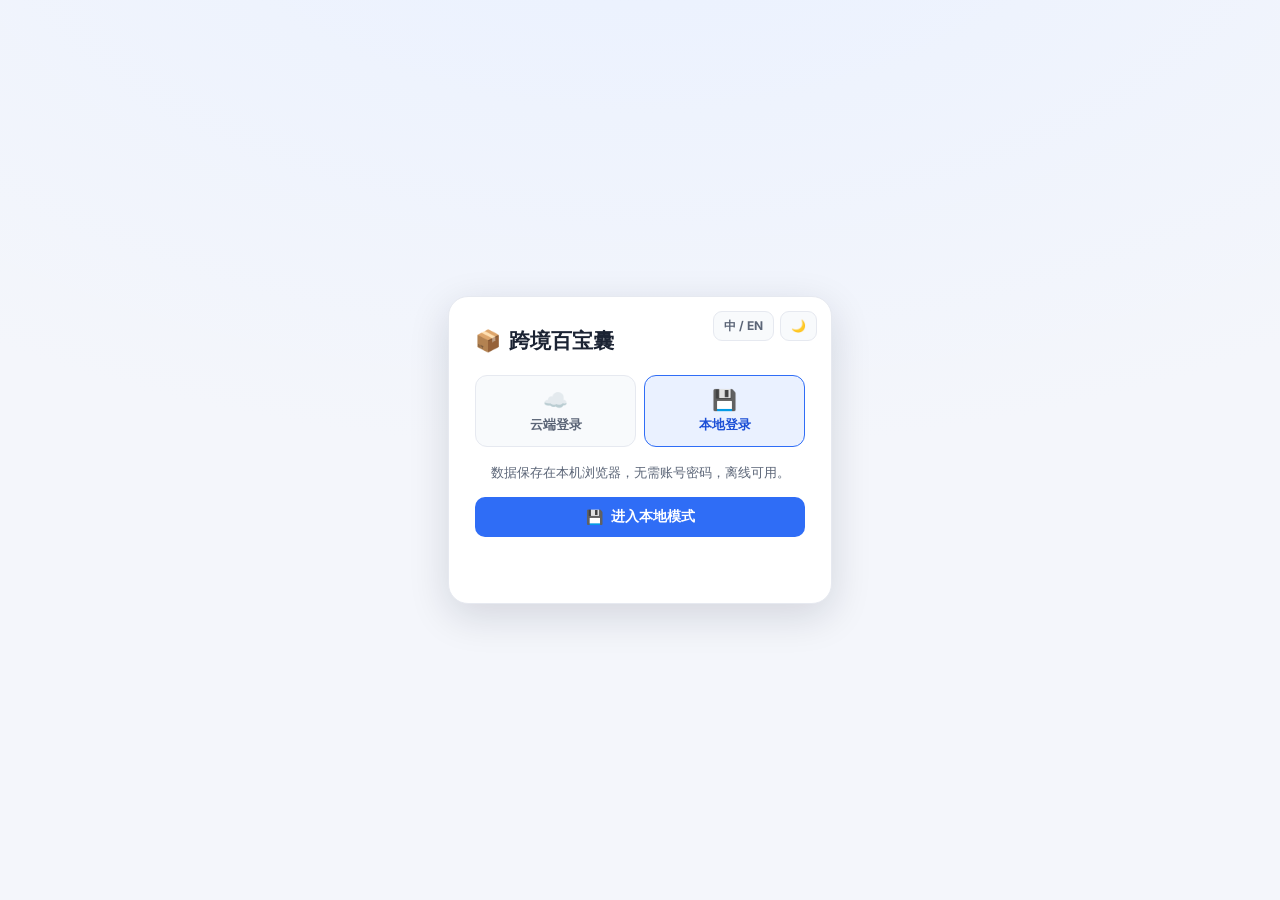
<file: packages/full/index.html>
<!DOCTYPE html>
<html lang="zh" data-theme="light">
<head>
  <meta charset="UTF-8" />
  <meta name="viewport" content="width=device-width, initial-scale=1.0" />
  <title>跨境百宝囊 · Cross-Border Toolkit · Yohan</title>
  <meta name="description" content="跨境电商百宝工具箱：汇率换算、世界时钟、美客多定价计算器、客户档案、日程与知识库。Cross-border e-commerce toolkit: currency, world clock, pricing, CRM, to-do and knowledge base." />
  <!-- 字体自托管（css/fonts.css + fonts/*.woff2），不依赖 Google Fonts -->
  <link rel="stylesheet" href="css/fonts.css?v=68" />
  <link rel="icon" type="image/svg+xml" href="data:image/svg+xml;utf8,<svg xmlns='http://www.w3.org/2000/svg' viewBox='0 0 64 64'><text y='52' font-size='52'>🪙</text></svg>" />
  <link rel="stylesheet" href="css/style.css?v=68" />
  <!-- ===== 界面皮肤（独立文件，可整包删除） =====
       默认 disabled：不启用时浏览器不解析，对原有界面零影响。
       启用由 js/app.js 的 applySkin() 控制；删除本行 + css/themes/lumen/ 目录即完全移除。 -->
  <link rel="stylesheet" href="css/themes/lumen/lumen.css?v=68" id="skinLumen" disabled />
</head>
<body>
  <!-- ===== Auth Screen ===== -->
  <div id="authScreen" class="auth-screen show">
    <div class="auth-card">
      <!-- 登录屏也要能切语言 / 主题（登录前顶栏不可见，否则用户被语言锁死） -->
      <div class="auth-util">
        <button id="authLangBtn" class="auth-util-btn" data-i18n="auth.langBtn">中 / EN</button>
        <button id="authThemeBtn" class="auth-util-btn" data-i18n-title="auth.themeBtn" title="切换主题">🌙</button>
      </div>
      <div class="auth-brand">📦 <span data-i18n="app.title">跨境百宝囊</span></div>

      <!-- 两个入口：云端 / 本地 -->
      <div class="auth-entries">
        <button id="entryCloud" class="entry-btn active">
          <span class="entry-ico">☁️</span>
          <span class="entry-label" data-i18n="auth.cloudTab">云端登录</span>
        </button>
        <button id="entryLocal" class="entry-btn">
          <span class="entry-ico">💾</span>
          <span class="entry-label" data-i18n="auth.localTab">本地登录</span>
        </button>
      </div>

      <!-- 云端表单 -->
      <div id="cloudForm">
        <div class="auth-tabs">
          <button id="tabLogin" class="active" data-i18n="auth.login">登录</button>
          <button id="tabSignup" data-i18n="auth.signup">注册</button>
        </div>
        <div class="auth-form">
          <label class="field"><span data-i18n="auth.email">邮箱</span><input id="authEmail" type="email" autocomplete="email" placeholder="you@example.com" /></label>
          <label class="field auth-only-signup" id="nameField"><span data-i18n="auth.name">昵称</span><input id="authName" type="text" data-i18n-ph="common.optional" placeholder="可选" /></label>
          <label class="field"><span data-i18n="auth.password">密码</span><input id="authPw" type="password" autocomplete="current-password" placeholder="••••••" /></label>
          <button id="btnLogin" class="btn primary block" data-i18n="auth.loginBtn">登录</button>
          <button id="btnSignup" class="btn primary block" data-i18n="auth.signupBtn" style="display:none">注册</button>
        </div>
      </div>

      <!-- 本地表单 -->
      <div id="localForm" style="display:none">
        <p class="auth-local-tip" data-i18n="auth.localHint">数据保存在本机浏览器，无需账号密码，离线可用。</p>
        <button id="btnLocalEnter" class="btn primary block">💾 <span data-i18n="auth.localEnter">进入本地模式</span></button>
      </div>

      <p class="auth-hint" id="authHint"></p>
    </div>
  </div>

  <div id="app">
    <!-- ===== Sidebar ===== -->
    <aside class="sidebar" id="sidebar">
      <div class="brand">
        <div class="brand-logo">🪙</div>
        <div class="brand-text">
          <div class="brand-title" data-i18n="app.title">跨境百宝囊</div>
          <div class="brand-sub">E-commerce Toolkit</div>
        </div>
      </div>
      <nav class="nav" id="nav">
        <button class="nav-item active" data-view="rates"><span class="nav-ico">💱</span><span data-i18n="nav.rates">汇率换算</span></button>
        <button class="nav-item" data-view="clock"><span class="nav-ico">🕐</span><span data-i18n="nav.clock">世界时钟</span></button>
        <button class="nav-item" data-view="pricing"><span class="nav-ico">🧮</span><span data-i18n="nav.pricing">定价计算器</span></button>
        <button class="nav-item" data-view="crm"><span class="nav-ico">👥</span><span data-i18n="nav.crm">客户档案</span></button>
        <button class="nav-item" data-view="todo"><span class="nav-ico">✅</span><span data-i18n="nav.todo">日程待办</span></button>
        <button class="nav-item" data-view="knowledge"><span class="nav-ico">📚</span><span data-i18n="nav.knowledge">知识库</span></button>
        <button class="nav-item" data-view="convert"><span class="nav-ico">📐</span><span data-i18n="nav.convert">单位换算</span></button>
        <button class="nav-item" data-view="editor"><span class="nav-ico">🎨</span><span data-i18n="nav.editor">图片编辑</span></button>
        <button class="nav-item" data-view="translate"><span class="nav-ico">🌐</span><span data-i18n="nav.translate">翻译</span></button>
        <button class="nav-item" data-view="datamgr"><span class="nav-ico">🗄️</span><span data-i18n="nav.datamgr">数据管理</span></button>
      </nav>
      <div class="sidebar-foot">
        <div class="net-status" id="netStatus"><span class="dot"></span><span data-i18n="net.checking">网络检测中…</span></div>
        <div class="sidebar-credit">
          <div class="credit-dev" data-i18n="branding.dev">Developed by Yohan</div>
          <div class="credit-copy" data-i18n="branding.copyright" data-i18n-name="branding.name">© 2026 跨境百宝囊 · 保留所有权利</div>
        </div>
      </div>
    </aside>

    <!-- ===== Main ===== -->
    <main class="main">
      <header class="topbar">
        <button class="icon-btn menu-btn" id="menuBtn" aria-label="menu">☰</button>
        <div class="topbar-actions">
          <div class="user-box" id="userBox"></div>
          <button class="ghost-btn lang-btn" id="langBtn" title="Language / 语言">中 / EN</button>
          <button class="icon-btn" id="themeBtn" title="Theme">🌙</button>
        </div>
      </header>

      <section class="view active" id="view-rates"></section>
      <section class="view" id="view-clock"></section>
      <section class="view" id="view-pricing"></section>
      <section class="view" id="view-crm"></section>
      <section class="view" id="view-todo"></section>
      <section class="view" id="view-knowledge"></section>
      <section class="view" id="view-convert"></section>
      <section class="view" id="view-editor"></section>
      <section class="view" id="view-translate"></section>
      <section class="view" id="view-datamgr"></section>
    </main>
  </div>

  <!-- Overlay for mobile sidebar -->
  <div class="scrim" id="scrim"></div>
  <div id="toast" class="toast"></div>

  <script src="js/config.js?v=68"></script>
  <!-- ===== 本地私有配置（可选）=====
       把 Supabase 配置写进 js/config.local.js（模板见 js/config.local.js.example）。
       注入条件是「js/config.js 里的两个值为空」：
         · 空着（默认 / 别人的机器）→ 不请求该文件，控制台无 404
         · 你填了值  → 才去加载 config.local.js，用私有配置覆盖
       该文件已被 .gitignore 忽略，不会提交到公开仓库。 -->
  <script>
    (function () {
      if (window.SUPABASE_URL && window.SUPABASE_ANON_KEY) {
        var s = document.createElement("script");
        s.src = "js/config.local.js?v=68";
        document.head.appendChild(s);
      }
    })();
  </script>
  <script src="js/vendor/supabase.umd.js?v=68"></script>
  <script src="js/supabase.js?v=68"></script>
  <script src="js/localdb.js?v=68"></script>
  <script src="js/store.js?v=68"></script>
  <script src="js/backup.js?v=68"></script>
  <script src="js/data.js?v=68"></script>
  <script src="js/i18n.js?v=68"></script>
  <script src="js/auth.js?v=68"></script>
  <script src="js/migrate.js?v=68"></script>
  <script src="js/rates.js?v=68"></script>
  <script src="js/clock.js?v=68"></script>
  <script src="js/pricing.js?v=68"></script>
  <script src="js/crm.js?v=68"></script>
  <script src="js/todo.js?v=68"></script>
  <script src="js/knowledge.js?v=68"></script>
  <script src="js/collab.js?v=68"></script>
  <script src="js/convert.js?v=68"></script>
  <script src="js/editor.js?v=68"></script>
  <script src="js/translate.js?v=68"></script>
  <script src="js/datamgr.js?v=68"></script>
  <script src="js/app.js?v=68"></script>
</body>
</html>
</file>
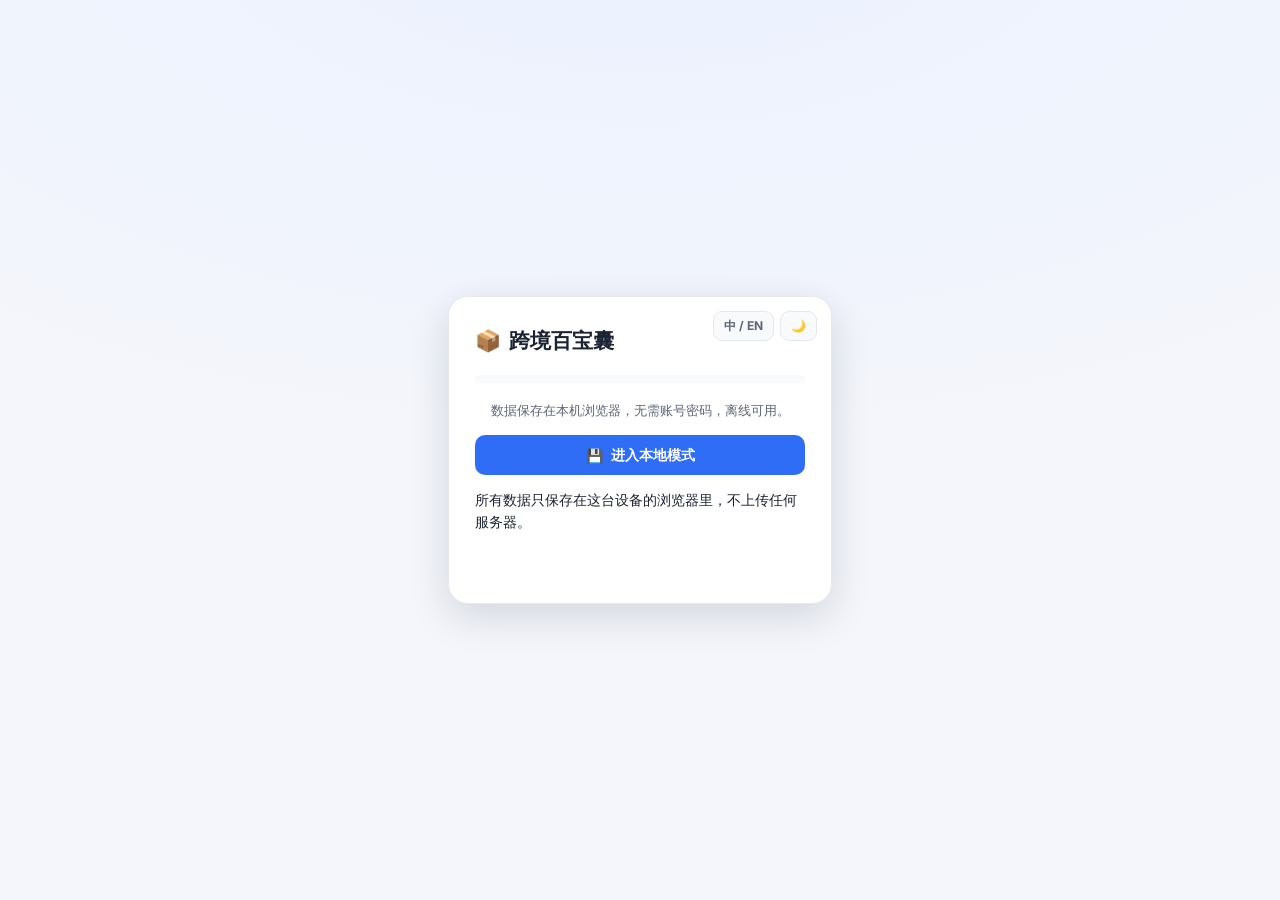
<file: packages/local/index.html>
<!DOCTYPE html>
<html lang="zh" data-theme="light">
<head>
  <meta charset="UTF-8" />
  <meta name="viewport" content="width=device-width, initial-scale=1.0" />
  <title>跨境百宝囊 · Cross-Border Toolkit · Yohan</title>
  <meta name="description" content="跨境电商百宝工具箱：汇率换算、世界时钟、美客多定价计算器、客户档案、日程与知识库。Cross-border e-commerce toolkit: currency, world clock, pricing, CRM, to-do and knowledge base." />
  <!-- 字体：已本地自托管（css/fonts.css + fonts/*.woff2），不再请求 Google Fonts -->
  <link rel="stylesheet" href="css/fonts.css?v=68" />
  <link rel="icon" type="image/svg+xml" href="data:image/svg+xml;utf8,<svg xmlns='http://www.w3.org/2000/svg' viewBox='0 0 64 64'><text y='52' font-size='52'>🪙</text></svg>" />
  <link rel="stylesheet" href="css/style.css?v=68" />
  <!-- ===== 界面皮肤（独立文件，可整包删除） =====
       默认 disabled：不启用时浏览器不解析，对原有界面零影响。
       启用由 js/app.js 的 applySkin() 控制；删除本行 + css/themes/lumen/ 目录即完全移除。 -->
  <link rel="stylesheet" href="css/themes/lumen/lumen.css?v=68" id="skinLumen" disabled />
</head>
<body>
  <!-- ===== 启动页（纯本地版：无账号密码，数据只存在本机浏览器） ===== -->
  <div id="authScreen" class="auth-screen show">
    <div class="auth-card">
      <!-- 启动页也要能切语言 / 主题（顶栏此时不可见，否则用户被语言锁死） -->
      <div class="auth-util">
        <button id="authLangBtn" class="auth-util-btn" data-i18n="auth.langBtn">中 / EN</button>
        <button id="authThemeBtn" class="auth-util-btn" data-i18n-title="auth.themeBtn" title="切换主题">🌙</button>
      </div>
      <div class="auth-brand">📦 <span data-i18n="app.title">跨境百宝囊</span></div>

      <!-- 纯本地模式：没有云端 / 本地两个入口，直接进入 -->
      <div class="auth-entries" style="display:none">
        <button id="entryCloud" class="entry-btn active"></button>
        <button id="entryLocal" class="entry-btn"></button>
      </div>
      <div id="cloudForm" style="display:none"></div>

      <div id="localForm">
        <div class="auth-tabs">
          <button id="tabLogin" class="active" style="display:none"></button>
          <button id="tabSignup" style="display:none"></button>
        </div>
        <p class="auth-local-tip" data-i18n="auth.localHint">数据保存在本机浏览器，无需账号密码，离线可用。</p>
        <button id="btnLocalEnter" class="btn primary block">💾 <span data-i18n="auth.localEnter">进入本地模式</span></button>
        <p class="auth-privacy" data-i18n="auth.privacyNote">所有数据只保存在这台设备的浏览器里，不上传任何服务器。</p>
      </div>

      <p class="auth-hint" id="authHint"></p>
    </div>
  </div>

  <div id="app">
    <!-- ===== Sidebar ===== -->
    <aside class="sidebar" id="sidebar">
      <div class="brand">
        <div class="brand-logo">🪙</div>
        <div class="brand-text">
          <div class="brand-title" data-i18n="app.title">跨境百宝囊</div>
          <div class="brand-sub">E-commerce Toolkit</div>
        </div>
      </div>
      <nav class="nav" id="nav">
        <button class="nav-item active" data-view="rates"><span class="nav-ico">💱</span><span data-i18n="nav.rates">汇率换算</span></button>
        <button class="nav-item" data-view="clock"><span class="nav-ico">🕐</span><span data-i18n="nav.clock">世界时钟</span></button>
        <button class="nav-item" data-view="pricing"><span class="nav-ico">🧮</span><span data-i18n="nav.pricing">定价计算器</span></button>
        <button class="nav-item" data-view="crm"><span class="nav-ico">👥</span><span data-i18n="nav.crm">客户档案</span></button>
        <button class="nav-item" data-view="todo"><span class="nav-ico">✅</span><span data-i18n="nav.todo">日程待办</span></button>
        <button class="nav-item" data-view="knowledge"><span class="nav-ico">📚</span><span data-i18n="nav.knowledge">知识库</span></button>
        <button class="nav-item" data-view="convert"><span class="nav-ico">📐</span><span data-i18n="nav.convert">单位换算</span></button>
        <button class="nav-item" data-view="editor"><span class="nav-ico">🎨</span><span data-i18n="nav.editor">图片编辑</span></button>
        <button class="nav-item" data-view="translate"><span class="nav-ico">🌐</span><span data-i18n="nav.translate">翻译</span></button>
        <button class="nav-item" data-view="datamgr"><span class="nav-ico">🗄️</span><span data-i18n="nav.datamgr">数据管理</span></button>
      </nav>
      <div class="sidebar-foot">
        <div class="net-status" id="netStatus"><span class="dot"></span><span data-i18n="net.checking">网络检测中…</span></div>
        <div class="sidebar-credit">
          <div class="credit-dev" data-i18n="branding.dev">Developed by Yohan</div>
          <div class="credit-copy" data-i18n="branding.copyright" data-i18n-name="branding.name">© 2026 跨境百宝囊 · 保留所有权利</div>
        </div>
      </div>
    </aside>

    <!-- ===== Main ===== -->
    <main class="main">
      <header class="topbar">
        <button class="icon-btn menu-btn" id="menuBtn" aria-label="menu">☰</button>
        <div class="topbar-actions">
          <div class="user-box" id="userBox"></div>
          <button class="ghost-btn lang-btn" id="langBtn" title="Language / 语言">中 / EN</button>
          <button class="icon-btn" id="themeBtn" title="Theme">🌙</button>
        </div>
      </header>

      <section class="view active" id="view-rates"></section>
      <section class="view" id="view-clock"></section>
      <section class="view" id="view-pricing"></section>
      <section class="view" id="view-crm"></section>
      <section class="view" id="view-todo"></section>
      <section class="view" id="view-knowledge"></section>
      <section class="view" id="view-convert"></section>
      <section class="view" id="view-editor"></section>
      <section class="view" id="view-translate"></section>
      <section class="view" id="view-datamgr"></section>
    </main>
  </div>

  <!-- Overlay for mobile sidebar -->
  <div class="scrim" id="scrim"></div>
  <div id="toast" class="toast"></div>

  <script src="js/localdb.js?v=68"></script>
  <script src="js/store.js?v=68"></script>
  <script src="js/backup.js?v=68"></script>
  <script src="js/data.js?v=68"></script>
  <script src="js/i18n.js?v=68"></script>
  <script src="js/localcollab.js?v=68"></script>
  <script src="js/auth.js?v=68"></script>
  <script src="js/migrate.js?v=68"></script>
  <script src="js/rates.js?v=68"></script>
  <script src="js/clock.js?v=68"></script>
  <script src="js/pricing.js?v=68"></script>
  <script src="js/crm.js?v=68"></script>
  <script src="js/todo.js?v=68"></script>
  <script src="js/knowledge.js?v=68"></script>
  <script src="js/convert.js?v=68"></script>
  <script src="js/editor.js?v=68"></script>
  <script src="js/translate.js?v=68"></script>
  <script src="js/datamgr.js?v=68"></script>
  <script src="js/app.js?v=68"></script>
</body>
</html>
</file>
<file: packages/full/css/fonts.css>
/* ============================================================
   Inter 字体 · 自托管声明
   ------------------------------------------------------------
   为什么本地化：
   · 国内网络访问 fonts.googleapis.com 长期超时，而 <link rel="stylesheet">
     是阻塞渲染的，会把首屏白屏拖长到数秒；
   · 开源项目也不应默认依赖第三方 CDN 才能正常显示。
   inter-latin.woff2 是可变字体（Variable Font），一个文件覆盖 400~800 字重。
   许可：SIL Open Font License 1.1，可自由分发。
   ============================================================ */
@font-face {
  font-family: 'Inter';
  font-style: normal;
  font-weight: 400 800;
  font-display: swap;
  src: url(../fonts/inter-latin.woff2) format('woff2');
  unicode-range: U+0000-00FF, U+0131, U+0152-0153, U+02BB-02BC, U+02C6, U+02DA,
                 U+02DC, U+0304, U+0308, U+0329, U+2000-206F, U+20AC, U+2122,
                 U+2191, U+2193, U+2212, U+2215, U+FEFF, U+FFFD;
}
@font-face {
  font-family: 'Inter';
  font-style: normal;
  font-weight: 400 800;
  font-display: swap;
  src: url(../fonts/inter-latin-ext.woff2) format('woff2');
  unicode-range: U+0100-02BA, U+02BD-02C5, U+02C7-02CC, U+02CE-02D7, U+02DD-02FF,
                 U+0304, U+0308, U+0329, U+1D00-1DBF, U+1E00-1E9F, U+1EF2-1EFF,
                 U+2020, U+20A0-20AB, U+20AD-20C4, U+2113, U+2C60-2C7F, U+A720-A7FF;
}
</file>
<file: packages/full/css/style.css>
/* ===== Cross-Border Toolkit · Yohan — UI ===== */
:root {
  --bg: #f4f6fb;
  --surface: #ffffff;
  --surface-2: #f8fafc;
  --border: #e6e9f0;
  --text: #1b2333;
  --text-soft: #5b6577;
  --text-mute: #97a0b3;
  --primary: #2f6df6;
  --primary-soft: #eaf1ff;
  --primary-ink: #1c4fd6;
  --accent: #14b8a6;
  --warn: #f59e0b;
  --danger: #ef4444;
  --ok: #22c55e;
  --radius: 14px;
  --radius-sm: 10px;
  --shadow: 0 1px 2px rgba(16,24,40,.04), 0 8px 24px rgba(16,24,40,.06);
  --shadow-lg: 0 12px 40px rgba(16,24,40,.14);
  --sidebar-w: 248px;
  --font: "Inter", -apple-system, BlinkMacSystemFont, "Segoe UI", Roboto, "PingFang SC", "Microsoft YaHei", "Apple Color Emoji", "Segoe UI Emoji", "Noto Color Emoji", sans-serif;
}
[data-theme="dark"] {
  --bg: #0e1320;
  --surface: #161d2e;
  --surface-2: #1c2436;
  --border: #283145;
  --text: #e8edf7;
  --text-soft: #a3adbf;
  --text-mute: #6b7689;
  --primary: #5b8bff;
  --primary-soft: #1d2a47;
  --primary-ink: #89a9ff;
  --shadow: 0 1px 2px rgba(0,0,0,.3), 0 8px 24px rgba(0,0,0,.35);
  --shadow-lg: 0 12px 40px rgba(0,0,0,.5);
}

* { box-sizing: border-box; }
html, body { margin: 0; padding: 0; }
body {
  font-family: var(--font);
  background: var(--bg);
  color: var(--text);
  font-size: 14px;
  line-height: 1.55;
  -webkit-font-smoothing: antialiased;
}
button { font-family: inherit; cursor: pointer; }
input, select, textarea { font-family: inherit; }

#app { display: flex; min-height: 100vh; }

/* ===== Sidebar ===== */
.sidebar {
  width: var(--sidebar-w);
  flex: 0 0 var(--sidebar-w);
  background: var(--surface);
  border-right: 1px solid var(--border);
  display: flex;
  flex-direction: column;
  position: sticky;
  top: 0;
  height: 100vh;
}
.brand { display: flex; align-items: center; gap: 12px; padding: 20px 20px 14px; }
.brand-logo {
  width: 40px; height: 40px; border-radius: 12px;
  display: grid; place-items: center; font-size: 22px;
  background: linear-gradient(135deg, var(--primary), var(--accent));
  box-shadow: var(--shadow);
}
.brand-title { font-weight: 800; font-size: 16px; letter-spacing: .2px; }
.brand-sub { font-size: 11px; color: var(--text-mute); font-weight: 600; letter-spacing: 1px; text-transform: uppercase; }
.nav { padding: 8px 12px; display: flex; flex-direction: column; gap: 4px; flex: 1; }
.nav-item {
  position: relative;
  display: flex; align-items: center; gap: 10px;
  padding: 11px 14px; border: none; background: transparent;
  color: var(--text-soft); font-size: 14px; font-weight: 600;
  border-radius: var(--radius-sm); text-align: left; width: 100%;
  transition: background .15s, color .15s, box-shadow .15s, transform .15s;
}
.nav-item:hover { background: var(--surface-2); color: var(--text); }
.nav-item.active { background: var(--primary-soft); color: var(--primary-ink); }
.nav-item.dragging {
  opacity: .55; box-shadow: 0 6px 18px rgba(15,23,42,.18);
  background: var(--primary-soft); transform: scale(1.01);
}
.nav-handle {
  cursor: grab; color: var(--text-mute); opacity: .35;
  font-size: 14px; letter-spacing: -2px; padding: 0 2px;
  user-select: none; flex-shrink: 0;
  transition: opacity .15s;
}
.nav-item:hover .nav-handle { opacity: .8; }
.nav-handle:active { cursor: grabbing; }
.nav-ico { font-size: 17px; width: 22px; text-align: center; }
.sidebar-foot { padding: 14px 18px; border-top: 1px solid var(--border); }
.net-status { font-size: 12px; color: var(--text-soft); display: flex; align-items: center; gap: 8px; }
.net-status .dot { width: 8px; height: 8px; border-radius: 50%; background: var(--text-mute); }
.net-status.online .dot { background: var(--ok); box-shadow: 0 0 0 3px rgba(34,197,94,.18); }
.net-status.offline .dot { background: var(--danger); }
/* 版权与开发者署名：灰色小字 */
.sidebar-credit { margin-top: 10px; padding-top: 9px; border-top: 1px dashed var(--border); }
.credit-dev { font-size: 10.5px; font-weight: 700; letter-spacing: .6px; text-transform: uppercase; color: var(--text-mute); }
.credit-copy { font-size: 10px; color: var(--text-mute); opacity: .82; margin-top: 3px; line-height: 1.5; }

/* ===== Main ===== */
.main { flex: 1; min-width: 0; display: flex; flex-direction: column; }
.topbar {
  height: 62px; display: flex; align-items: center; gap: 14px;
  padding: 0 24px; background: color-mix(in srgb, var(--surface) 86%, transparent);
  backdrop-filter: blur(8px); border-bottom: 1px solid var(--border);
  position: sticky; top: 0; z-index: 20;
}
.topbar-actions { margin-left: auto; display: flex; align-items: center; gap: 10px; }
/* 语言按钮：文字（中 / EN）始终留在按钮框内，不换行、不溢出 */
.lang-btn {
  display: inline-flex; align-items: center; justify-content: center;
  white-space: nowrap; overflow: hidden; text-overflow: ellipsis;
  letter-spacing: -.2px;
}
.icon-btn {
  width: 38px; height: 38px; border-radius: 10px; border: 1px solid var(--border);
  background: var(--surface); color: var(--text); font-size: 16px; display: grid; place-items: center;
  transition: background .15s, border-color .15s, transform .15s;
}
.icon-btn:hover { background: var(--surface-2); }
.icon-btn:active { transform: scale(.94); }
/* 外观三态按钮（经典 / 夜间 / Lumen）：图标随模式变化，用底色区分当前模式。
   classic 用默认色；dark 与 currentColor 一致，几乎不可见，故显式给深底浅字；
   lumen 用品牌绿描边提示「皮肤已启用」。 */
#themeBtn[data-mood="dark"] {
  background: #1a1d26; border-color: #1a1d26; color: #ffd76a;
}
#themeBtn[data-mood="dark"]:hover { background: #262a36; }
#themeBtn[data-mood="lumen"] {
  border-color: var(--primary); background: var(--primary-soft); color: var(--primary-ink);
}
#themeBtn[data-mood="lumen"]:hover { background: var(--primary-soft); filter: brightness(.96); }
.menu-btn { display: none; }
.ghost-btn {
  height: 38px; padding: 0 14px; border-radius: 10px; border: 1px solid var(--border);
  background: var(--surface); color: var(--text); font-weight: 600; font-size: 13px;
}
.ghost-btn:hover { background: var(--surface-2); }

.view { display: none; padding: 26px 28px 60px; max-width: 1180px; width: 100%; margin: 0 auto; }
.view.active { display: block; animation: fade .25s ease; }
@keyframes fade { from { opacity: 0; transform: translateY(6px); } to { opacity: 1; transform: none; } }

/* ===== Generic UI ===== */
.page-head { margin-bottom: 20px; }
.page-head h1 { font-size: 22px; margin: 0 0 4px; font-weight: 800; }
.page-head p { margin: 0; color: var(--text-soft); font-size: 13.5px; }
.card {
  background: var(--surface); border: 1px solid var(--border);
  border-radius: var(--radius); padding: 20px; box-shadow: var(--shadow);
}
.card + .card, .grid + .card, .card + .grid { margin-top: 18px; }
.grid { display: grid; gap: 18px; }
.grid-2 { grid-template-columns: repeat(2, 1fr); }
.grid-3 { grid-template-columns: repeat(3, 1fr); }
@media (max-width: 880px) { .grid-2, .grid-3 { grid-template-columns: 1fr; } }

.card-title { font-size: 15px; font-weight: 700; margin: 0 0 14px; display: flex; align-items: center; gap: 8px; }
.card-title .sub { font-size: 12px; font-weight: 500; color: var(--text-mute); margin-left: auto; }

label.field { display: block; margin-bottom: 14px; }
label.field > span { display: block; font-size: 12.5px; font-weight: 600; color: var(--text-soft); margin-bottom: 6px; }
input[type=text], input[type=number], input[type=url], input[type=date], input[type=email], select, textarea {
  width: 100%; padding: 10px 12px; border: 1px solid var(--border); border-radius: var(--radius-sm);
  background: var(--surface-2); color: var(--text); font-size: 14px; outline: none; transition: border .15s, box-shadow .15s;
}
input:focus, select:focus, textarea:focus { border-color: var(--primary); box-shadow: 0 0 0 3px var(--primary-soft); }
textarea { resize: vertical; min-height: 72px; }
.row { display: flex; gap: 12px; flex-wrap: wrap; }
.row > * { flex: 1; min-width: 140px; }

.btn {
  height: 40px; padding: 0 18px; border-radius: var(--radius-sm); border: 1px solid transparent;
  background: var(--primary); color: #fff; font-weight: 700; font-size: 14px; display: inline-flex; align-items: center; gap: 8px;
  transition: filter .15s, transform .05s;
}
.btn:hover { filter: brightness(1.05); }
.btn:active { transform: translateY(1px); }
.btn.ghost { background: var(--surface); color: var(--text); border-color: var(--border); }
.btn.ghost:hover { background: var(--surface-2); }
.btn.sm { height: 32px; padding: 0 12px; font-size: 12.5px; }
.btn.danger { background: var(--danger); }
.btn.block { width: 100%; justify-content: center; }

.hint { font-size: 12px; color: var(--text-mute); margin-top: 6px; }
.muted { color: var(--text-mute); }
.pill { display: inline-flex; align-items: center; gap: 6px; padding: 3px 10px; border-radius: 999px; font-size: 12px; font-weight: 600; background: var(--surface-2); color: var(--text-soft); border: 1px solid var(--border); }
.tag { display: inline-flex; align-items: center; gap: 5px; padding: 3px 9px; border-radius: 999px; font-size: 11.5px; font-weight: 700; }

/* tables */
table.tbl { width: 100%; border-collapse: collapse; font-size: 13px; }
table.tbl th, table.tbl td { text-align: left; padding: 10px 12px; border-bottom: 1px solid var(--border); }
table.tbl th { color: var(--text-mute); font-weight: 600; font-size: 12px; text-transform: uppercase; letter-spacing: .4px; }
table.tbl tr:hover td { background: var(--surface-2); }
.num { font-variant-numeric: tabular-nums; }

/* switch */
.switch { display: inline-flex; align-items: center; gap: 10px; cursor: pointer; user-select: none; }
.switch input { display: none; }
.switch .track { width: 40px; height: 22px; border-radius: 999px; background: var(--border); position: relative; transition: background .2s; }
.switch .track::after { content: ""; position: absolute; top: 2px; left: 2px; width: 18px; height: 18px; border-radius: 50%; background: #fff; transition: transform .2s; box-shadow: 0 1px 2px rgba(0,0,0,.2); }
.switch input:checked + .track { background: var(--primary); }
.switch input:checked + .track::after { transform: translateX(18px); }

.empty { text-align: center; color: var(--text-mute); padding: 40px 20px; }
.empty .ico { font-size: 34px; opacity: .6; }

/* ===== Rates module ===== */
.rate-grid { display: grid; grid-template-columns: repeat(auto-fill, minmax(180px, 1fr)); gap: 12px; }
.rate-card { background: var(--surface-2); border: 1px solid var(--border); border-radius: var(--radius-sm); padding: 14px; position: relative; }
.rate-card .top { display: flex; align-items: center; gap: 8px; }
.rate-card .flag { font-size: 22px; }
.rate-card .code { font-weight: 800; font-size: 15px; }
.rate-card .country { font-size: 11.5px; color: var(--text-mute); }
.rate-card .val { font-size: 22px; font-weight: 800; margin-top: 8px; font-variant-numeric: tabular-nums; }
.rate-card .conv { font-size: 12px; color: var(--text-soft); }
.rate-card .rm { position: absolute; top: 8px; right: 8px; border: none; background: transparent; color: var(--text-mute); font-size: 15px; }
.rate-card .rm:hover { color: var(--danger); }
.converter { display: grid; grid-template-columns: 1.1fr 1.1fr auto 1.1fr; gap: 12px; align-items: end; }
.converter .swap { align-self: center; }
@media (max-width: 620px){ .converter { grid-template-columns: 1fr; } .converter .swap { transform: rotate(90deg); } }

/* ===== Clock ===== */
.clock-grid { display: grid; grid-template-columns: repeat(auto-fill, minmax(248px, 1fr)); gap: 14px; }
.clock-card {
  position: relative; padding: 17px 18px; border-radius: var(--radius);
  border: 1px solid var(--border); overflow: hidden;
  background: linear-gradient(150deg, #eaf2ff 0%, var(--surface) 62%);
}
.clock-card.is-night { background: linear-gradient(150deg, #e8ecfb 0%, var(--surface) 62%); }
[data-theme=dark] .clock-card { background: linear-gradient(150deg, #1b2744 0%, var(--surface) 62%); }
[data-theme=dark] .clock-card.is-night { background: linear-gradient(150deg, #1a2140 0%, var(--surface) 62%); }
.clock-card .ck-top { display: flex; align-items: flex-start; gap: 10px; }
.clock-card .ck-flag { font-size: 25px; line-height: 1; }
.clock-card .ck-id { flex: 1; min-width: 0; }
.clock-card .city { font-weight: 800; font-size: 14.5px; overflow: hidden; text-overflow: ellipsis; white-space: nowrap; }
.clock-card .zone { font-size: 10.5px; color: var(--text-mute); overflow: hidden; text-overflow: ellipsis; white-space: nowrap; }
.clock-card .time {
  font-size: 33px; font-weight: 800; font-variant-numeric: tabular-nums;
  margin: 10px 0 2px; letter-spacing: -.5px;
}
.clock-card .ck-foot { display: flex; align-items: center; gap: 8px; flex-wrap: wrap; }
.clock-card .date { font-size: 12px; color: var(--text-soft); }
.clock-card .ck-diff {
  font-size: 10.5px; font-weight: 700; color: var(--primary-ink);
  background: var(--primary-soft); padding: 2px 8px; border-radius: 999px;
}
.clock-card .off {
  position: absolute; top: 11px; right: 11px; width: 24px; height: 24px; border-radius: 7px;
  border: none; background: transparent; color: var(--text-mute); font-size: 13px;
  display: grid; place-items: center; opacity: 0; transition: all .15s; z-index: 2;
}
.clock-card:hover .off { opacity: 1; }
.clock-card .off:hover { background: var(--danger); color: #fff; }
.day-badge { font-size: 10.5px; font-weight: 700; padding: 3px 9px; border-radius: 999px; white-space: nowrap; }
.day-badge.day { background: #fff4d6; color: #b07400; }
.day-badge.night { background: #dfe6ff; color: #3a52c9; }
[data-theme=dark] .day-badge.day { background: #3a2f10; color: #f0c24b; }
[data-theme=dark] .day-badge.night { background: #1b2350; color: #9db4ff; }

/* ---- 卡片角落按钮（删除在右上、图钉在右下） ---- */
/* 交互与 .off 一致：默认隐藏，悬停卡片才出现 */
.clock-card .ck-rm,
.clock-card .ck-pin {
  position: absolute; width: 24px; height: 24px; border-radius: 7px;
  border: none; background: transparent; color: var(--text-mute); font-size: 12px;
  display: grid; place-items: center; opacity: 0; transition: all .15s;
  cursor: pointer; z-index: 2;
}
.clock-card .ck-rm { top: 11px; right: 11px; font-size: 13px; }
.clock-card .ck-pin { bottom: 9px; right: 11px; }

.clock-card:hover .ck-rm,
.clock-card:hover .ck-pin { opacity: 1; }

.clock-card .ck-rm:hover { background: var(--danger); color: #fff; }
.clock-card .ck-pin:hover { background: var(--primary-soft); }

/* 已置顶：黄色描边（图钉本身不常显，与关闭按钮一致，悬停才出） */
.clock-card.is-pinned { border-color: #f5b800; box-shadow: 0 0 0 1px rgba(245,184,0,.25) inset; }
[data-theme=dark] .clock-card.is-pinned { border-color: #a37c00; box-shadow: 0 0 0 1px rgba(245,184,0,.18) inset; }

/* ---- 模拟模式 ---- */
.clock-card.is-sim {
  border-color: var(--primary);
  box-shadow: 0 0 0 2px var(--primary-soft), 0 8px 22px rgba(47,109,246,.14);
}
.clock-card .sim-tag {
  font-size: 9.5px; font-weight: 700; padding: 1px 6px; border-radius: 999px;
  background: var(--primary); color: #fff; vertical-align: middle; margin-left: 2px;
}
.shift-badge {
  font-size: 10.5px; font-weight: 800; padding: 2px 7px; border-radius: 999px;
  font-variant-numeric: tabular-nums;
}
.shift-badge.plus { background: #fde8e8; color: #c0392b; }
.shift-badge.minus { background: #e4e9f7; color: #3a52c9; }
[data-theme=dark] .shift-badge.plus { background: #4a1f1c; color: #ff9b8f; }
[data-theme=dark] .shift-badge.minus { background: #1b2350; color: #9db4ff; }

.sim-bar {
  margin-bottom: 14px; padding: 14px 16px; border-radius: var(--radius);
  border: 1px solid var(--primary); background: var(--primary-soft);
  position: relative; overflow: hidden;
}
[data-theme=dark] .sim-bar { background: rgba(47,109,246,.12); }
.sim-bar .sim-head { display: flex; align-items: center; gap: 12px; flex-wrap: wrap; }
.sim-bar .sim-ico { font-size: 22px; line-height: 1; }
.sim-bar .sim-txt { flex: 1; min-width: 180px; display: flex; flex-direction: column; gap: 2px; }
.sim-bar .sim-txt b { font-size: 13.5px; }
.sim-bar .sim-txt span { font-size: 11.5px; color: var(--text-soft); }
.sim-bar .sim-now {
  font-size: 24px; font-weight: 800; font-variant-numeric: tabular-nums;
  color: var(--primary-ink); letter-spacing: -.5px; min-width: 108px; text-align: center;
}
.sim-bar .sim-steps { display: flex; gap: 4px; background: var(--surface); border-radius: 999px; padding: 3px; }
.sim-bar .step-btn {
  border: none; background: transparent; color: var(--text-soft); font-size: 11.5px; font-weight: 700;
  padding: 5px 11px; border-radius: 999px; cursor: pointer; transition: all .15s;
}
.sim-bar .step-btn.active { background: var(--primary); color: #fff; }
.sim-bar .sim-exit { white-space: nowrap; }

.sim-bar .sim-range {
  -webkit-appearance: none; appearance: none; width: 100%; height: 6px; border-radius: 999px;
  margin: 16px 0 8px; background: var(--surface); border: 1px solid var(--border); cursor: pointer;
}
.sim-bar .sim-range::-webkit-slider-thumb {
  -webkit-appearance: none; appearance: none; width: 22px; height: 22px; border-radius: 50%;
  background: var(--primary); border: 3px solid var(--surface);
  box-shadow: 0 2px 8px rgba(47,109,246,.4); cursor: grab;
}
.sim-bar .sim-range::-moz-range-thumb {
  width: 22px; height: 22px; border-radius: 50%; background: var(--primary);
  border: 3px solid var(--surface); box-shadow: 0 2px 8px rgba(47,109,246,.4); cursor: grab;
}
.sim-bar .sim-scale {
  display: flex; justify-content: space-between;
  font-size: 10.5px; color: var(--text-mute); font-variant-numeric: tabular-nums;
}

/* 可点击的顶栏胶囊（12/24 小时制切换） */
.pill-btn { border: 1px solid var(--border); background: var(--surface); cursor: pointer; font-weight: 700; }
.pill-btn:hover { border-color: var(--primary); color: var(--primary-ink); }

.ck-hint { margin-top: 12px; font-size: 11.5px; color: var(--text-mute); text-align: center; }
.clock-search .suggest {
  margin-top: 8px; border: 1px solid var(--border); border-radius: var(--radius-sm);
  background: var(--surface); box-shadow: var(--shadow); overflow: hidden; max-height: 290px; overflow-y: auto;
}
.clock-search .suggest:empty { display: none; border: none; box-shadow: none; }
.clock-search .suggest-item {
  display: flex; align-items: center; gap: 9px; width: 100%; text-align: left;
  padding: 10px 14px; border: none; background: transparent; color: var(--text);
  font-size: 13px; font-weight: 600; border-bottom: 1px solid var(--border);
}
.clock-search .suggest-item:last-child { border-bottom: none; }
.clock-search .suggest-item:hover { background: var(--primary-soft); }
.clock-search .suggest-item .sf { font-size: 16px; }
.clock-search .suggest-item .sn { font-weight: 700; }
.clock-search .suggest-item .tz { margin-left: auto; font-size: 11px; }
.clock-search .suggest-empty, .clock-search .suggest-loading { padding: 11px 14px; font-size: 12.5px; color: var(--text-mute); }

/* ===== Pricing ===== */
.calc-wrap { display: grid; grid-template-columns: 1.15fr 1fr; gap: 18px; align-items: start; }
@media (max-width: 980px){ .calc-wrap { grid-template-columns: 1fr; } }
/* 成本项：两行卡片式，名称独占第一行，保证完整展示 */
.cost-row {
  display: flex; flex-direction: column; gap: 7px;
  padding: 9px 10px; margin-bottom: 8px;
  border: 1px solid var(--border); border-radius: 9px;
  background: var(--surface);
}
.cost-row .cr-top { display: flex; align-items: center; gap: 9px; }
.cost-row .c-name {
  flex: 1 1 auto; min-width: 0; width: 100%;
  font-weight: 600; font-size: 13px;
  background: transparent; border-color: transparent; padding: 4px 6px;
}
.cost-row .c-name:hover, .cost-row .c-name:focus { border-color: var(--border); background: var(--bg); }
.cost-row .c-name[readonly] { border-color: transparent; cursor: default; }
.cost-row .c-name[readonly]:hover { background: transparent; }
.cost-row .cr-bot { display: flex; align-items: flex-end; gap: 8px; padding-left: 38px; }
.cost-row .cr-fld { display: flex; flex-direction: column; gap: 3px; flex: 1 1 0; min-width: 0; }
.cost-row .cr-fld > span { font-size: 10px; font-weight: 700; color: var(--text-mute); letter-spacing: .3px; }
.cost-row .cr-fld-mode { flex: 0 0 64px; }
.cost-row input, .cost-row select { padding: 6px 8px; min-width: 0; width: 100%; }
.cost-row .c-del { flex: 0 0 auto; }
.cost-row .mode { font-size: 12px; color: var(--text-soft); }
.result-big { font-size: 34px; font-weight: 800; font-variant-numeric: tabular-nums; }
.result-row { display: flex; justify-content: space-between; padding: 9px 0; border-bottom: 1px dashed var(--border); }
.result-row:last-child { border-bottom: none; }
.result-row .k { color: var(--text-soft); }
.result-row .v { font-weight: 700; font-variant-numeric: tabular-nums; }
.cur-tabs { display: flex; gap: 6px; flex-wrap: wrap; margin-bottom: 12px; }
/* 注意：必须显式声明 color，否则未选中的货币标签会继承父级 --text，
   深色模式下变成近白字压在深底上，几乎看不清。 */
.cur-tab {
  padding: 6px 12px; border-radius: 999px;
  border: 1px solid var(--border); background: var(--surface-2);
  color: var(--text-soft);
  font-weight: 700; font-size: 12.5px; cursor: pointer;
  transition: background .15s, color .15s, border-color .15s;
}
.cur-tab:hover { color: var(--primary-ink); border-color: var(--primary); background: var(--primary-soft); }
.cur-tab.active { background: var(--primary); color: #fff; border-color: var(--primary); }
.cur-tab.active:hover { background: var(--primary); color: #fff; }
.cur-tab .x { margin-left: 6px; opacity: .7; }
/* 「＋ 添加货币」按钮：同样要显式给颜色，深色下才可见 */
.cur-tab#addCur {
  background: transparent !important;
  color: var(--text-soft) !important;
  border-style: dashed;
}
.cur-tab#addCur:hover { color: var(--primary-ink) !important; border-color: var(--primary); background: var(--primary-soft) !important; }
[data-theme="dark"] .cur-tab { background: var(--surface); color: #c7d0e2; }
[data-theme="dark"] .cur-tab.active { background: var(--primary); color: #fff; }
[data-theme="dark"] .cur-tab#addCur { background: transparent !important; color: #c7d0e2 !important; }
.breakdown-bar { display: flex; height: 14px; border-radius: 999px; overflow: hidden; margin: 12px 0; border: 1px solid var(--border); }
.pct-chips { display: flex; gap: 8px; flex-wrap: wrap; margin-top: 4px; }
.pct-chip { padding: 8px 14px; border-radius: 999px; border: 1px solid var(--border); background: var(--surface-2); color: var(--text-soft); font-weight: 700; font-size: 13px; cursor: pointer; transition: background .15s, color .15s, border-color .15s; }
.pct-chip:hover { border-color: var(--primary); }
.pct-chip.active { background: var(--primary); color: #fff; border-color: var(--primary); }
.net-gain-row { background: var(--primary-soft); border-radius: 10px; padding: 11px 12px; margin-top: 10px; border-bottom: none; }
.net-gain-row .k { color: var(--primary-ink); font-weight: 700; }
.net-gain-row .v { color: var(--primary-ink); font-size: 16px; }


/* ===== CRM ===== */
.crm-toolbar { display: flex; align-items: center; gap: 10px; flex-wrap: wrap; margin-bottom: 14px; }
.crm-search {
  flex: 1; min-width: 220px; display: flex; align-items: center; gap: 9px;
  padding: 0 14px; height: 44px;
  background: var(--surface); border: 1px solid var(--border); border-radius: var(--radius);
  box-shadow: var(--shadow); transition: border .15s, box-shadow .15s;
}
.crm-search:focus-within { border-color: var(--primary); box-shadow: 0 0 0 3px var(--primary-soft); }
.crm-search .cs-ico { font-size: 14px; opacity: .65; flex: 0 0 auto; }
.crm-search input { flex: 1; border: none; background: transparent; padding: 0; font-size: 14px; color: var(--text); outline: none; }
.crm-search .cs-clear {
  flex: 0 0 auto; border: 0; background: transparent; color: var(--text-mute);
  width: 24px; height: 24px; border-radius: 50%; cursor: pointer; font-size: 12px; line-height: 1;
  display: grid; place-items: center; transition: background .15s, color .15s;
}
.crm-search .cs-clear:hover { background: color-mix(in srgb, var(--danger) 14%, transparent); color: var(--danger); }
.crm-search .cs-clear[hidden] { display: none; }
.crm-actions { display: flex; gap: 9px; flex: 0 0 auto; }
.crm-filterbar {
  display: flex; align-items: center; gap: 10px; flex-wrap: wrap;
  padding: 13px 15px; margin-bottom: 18px;
  background: var(--surface); border: 1px solid var(--border);
  border-radius: var(--radius); box-shadow: var(--shadow);
}
.crm-grid { display: grid; grid-template-columns: repeat(auto-fill, minmax(300px, 1fr)); gap: 16px; }

/* ===== CRM 新增 / 编辑档案面板 ===== */
.crm-editor { display: flex; flex-direction: column; }
.crm-editor .sec-title { margin: 16px 0 9px; }
.crm-editor .sec-title:first-child { margin-top: 0; }

/* 顶部：首字母头像 + 姓名/角色 */
.crm-ed-top { display: flex; gap: 14px; align-items: flex-start; }
.crm-avatar {
  flex: 0 0 56px; width: 56px; height: 56px; border-radius: 16px;
  display: grid; place-items: center; color: #fff;
  font-size: 20px; font-weight: 900; letter-spacing: .5px;
  box-shadow: 0 4px 14px rgba(16,24,40,.18);
  transition: background .15s;
}
.crm-ed-topmain { flex: 1; min-width: 0; display: flex; gap: 10px; flex-wrap: wrap; }
.crm-ed-topmain .crm-nm { flex: 1 1 200px; min-width: 0; margin: 0; }
.crm-ed-topmain .crm-rl { flex: 1 1 160px; min-width: 0; margin: 0; }

/* 类型：可视化四宫格单选 */
.crm-type-grid { display: grid; grid-template-columns: repeat(4, 1fr); gap: 8px; }
.crm-type-btn {
  display: flex; flex-direction: column; align-items: center; gap: 4px;
  padding: 10px 6px; border-radius: 11px; cursor: pointer;
  border: 1.5px solid var(--border); background: var(--surface-2);
  color: var(--text-soft); font-size: 12px; font-weight: 700;
  transition: all .15s; font-family: inherit;
}
.crm-type-btn .ctb-ico { font-size: 19px; line-height: 1; }
.crm-type-btn:hover { border-color: var(--primary); color: var(--primary-ink); background: var(--primary-soft); }
.crm-type-btn.active {
  background: var(--primary); border-color: var(--primary); color: #fff;
  box-shadow: 0 3px 12px color-mix(in srgb, var(--primary) 34%, transparent);
}

/* 颜色：圆形色板 */
.crm-palette { display: flex; flex-wrap: wrap; gap: 9px; }
.crm-sw {
  width: 26px; height: 26px; border-radius: 50%; cursor: pointer; padding: 0;
  border: 2px solid transparent; box-shadow: 0 0 0 1px var(--border) inset;
  transition: transform .12s, box-shadow .15s;
}
.crm-sw:hover { transform: scale(1.12); }
.crm-sw.on {
  box-shadow: 0 0 0 2px var(--surface), 0 0 0 4px var(--primary);
  transform: scale(1.06);
}

/* 标签：chips + 内联新增 */
.crm-tagbox { border: 1px solid var(--border); border-radius: 11px; padding: 10px; background: var(--surface-2); }
.crm-tag-list { display: flex; flex-wrap: wrap; gap: 7px; margin-bottom: 9px; }
.crm-tag-list:empty { margin-bottom: 0; }
.crm-tag-chip {
  display: inline-flex; align-items: center; gap: 3px;
  padding: 4px 6px 4px 11px; border-radius: 999px;
  background: var(--primary-soft); color: var(--primary-ink);
  font-size: 12px; font-weight: 700; border: 1px solid color-mix(in srgb, var(--primary) 26%, transparent);
}
.crm-tag-chip .ctc-x {
  width: 16px; height: 16px; border-radius: 50%; border: none; cursor: pointer;
  background: transparent; color: inherit; opacity: .6;
  display: grid; place-items: center; font-size: 13px; line-height: 1; padding: 0;
}
.crm-tag-chip .ctc-x:hover { background: var(--danger); color: #fff; opacity: 1; }
.crm-tags-empty, .crm-fields-empty { font-size: 12.5px; color: var(--text-mute); }
.crm-tag-add { display: flex; gap: 7px; }
.crm-tag-add input {
  flex: 1; min-width: 0; border: 1px solid var(--border); border-radius: 9px;
  padding: 7px 11px; font-size: 13px; background: var(--surface); color: var(--text);
  font-family: inherit; outline: none; transition: border-color .15s, box-shadow .15s;
}
.crm-tag-add input:focus { border-color: var(--primary); box-shadow: 0 0 0 3px var(--primary-soft); }
.crm-tag-add .btn { flex: 0 0 auto; }

/* 自定义字段 */
.crm-fields-head { display: flex; align-items: center; justify-content: space-between; gap: 10px; }
.crm-fields { display: flex; flex-direction: column; gap: 7px; }
.crm-fields-empty { padding: 14px; text-align: center; border: 1px dashed var(--border); border-radius: 10px; }
.crm-field-row { display: flex; gap: 7px; align-items: center; }
.crm-field-row .cfr-ico { flex: 0 0 auto; color: var(--primary); font-weight: 900; font-size: 15px; }
.crm-field-row .fk { flex: 0 0 34%; min-width: 0; }
.crm-field-row .fv { flex: 1; min-width: 0; }
.crm-field-row input {
  border: 1px solid var(--border); border-radius: 9px; padding: 8px 11px;
  font-size: 13px; background: var(--surface); color: var(--text);
  font-family: inherit; outline: none; transition: border-color .15s, box-shadow .15s;
}
.crm-field-row input:focus { border-color: var(--primary); box-shadow: 0 0 0 3px var(--primary-soft); }
.crm-field-row .cfr-del {
  flex: 0 0 30px; width: 30px; height: 30px; border-radius: 9px; cursor: pointer;
  border: 1px solid var(--border); background: var(--surface-2); color: var(--text-mute);
  display: grid; place-items: center; font-size: 12px; transition: all .15s;
}
.crm-field-row .cfr-del:hover { background: var(--danger); border-color: var(--danger); color: #fff; }

@media (max-width: 620px) {
  .crm-ed-top { gap: 11px; }
  .crm-avatar { flex-basis: 46px; width: 46px; height: 46px; border-radius: 13px; font-size: 17px; }
  .crm-type-grid { grid-template-columns: repeat(2, 1fr); }
  .crm-field-row { flex-wrap: wrap; }
  .crm-field-row .fk { flex: 1 1 calc(50% - 22px); }
  .crm-field-row .fv { flex: 1 1 100%; }
}
.contact-card {
  background: var(--surface); border: 1px solid var(--border); border-radius: var(--radius);
  padding: 16px 17px; box-shadow: var(--shadow); position: relative;
  display: flex; flex-direction: column;
}
.contact-card::before {
  content: ""; position: absolute; inset: 0 0 auto 0; height: 3px;
  border-radius: var(--radius) var(--radius) 0 0;
  background: linear-gradient(90deg, var(--primary), var(--accent));
  opacity: 0; transition: opacity .18s;
}
.contact-card:hover::before { opacity: 1; }
.cc-top { display: flex; align-items: center; gap: 12px; }
.contact-card .avatar { width: 46px; height: 46px; border-radius: 13px; display: grid; place-items: center; font-weight: 800; font-size: 17px; color: #fff; flex: 0 0 46px; box-shadow: 0 2px 8px rgba(0,0,0,.14); }
.cc-id { min-width: 0; flex: 1; }
.contact-card .name { font-weight: 700; font-size: 15.5px; display: flex; align-items: center; gap: 6px; flex-wrap: wrap; }
.contact-card .role { font-size: 12px; color: var(--text-mute); margin-top: 5px; display: flex; align-items: center; gap: 7px; flex-wrap: wrap; }
.cc-role-tx { color: var(--text-soft); font-weight: 600; }
.contact-card .tag-row { display: flex; flex-wrap: wrap; gap: 6px; margin-top: 11px; }
.contact-card .fields { margin-top: 12px; font-size: 13px; border-top: 1px dashed var(--border); padding-top: 10px; }
.contact-card .field-line { display: flex; align-items: center; gap: 8px; padding: 4px 0; }
.contact-card .field-line .lbl { color: var(--text-mute); flex: 0 0 68px; font-weight: 600; }
.contact-card .field-line .fld-v { flex: 1; min-width: 0; word-break: break-all; color: var(--text-soft); }
.cc-none { padding: 4px 0; }
.contact-card .acts { display: flex; align-items: center; gap: 7px; margin-top: auto; padding-top: 13px; }
.contact-card .acts .sp { flex: 1; }
.copy-btn { font-size: 12px; padding: 6px 10px; border-radius: 8px; border: 1px solid var(--border); background: var(--surface-2); color: var(--text-soft); }
.copy-btn:hover { background: var(--primary-soft); color: var(--primary-ink); }
.copy-btn.icon-only { width: 32px; height: 32px; padding: 0; display: grid; place-items: center; font-size: 14px; flex: 0 0 32px; }
.copy-btn.danger:hover { background: color-mix(in srgb, var(--danger) 14%, transparent); color: var(--danger); border-color: color-mix(in srgb, var(--danger) 40%, var(--border)); }

/* ===== 成员管理：批量选择 ===== */
.mb-bar { display: flex; align-items: center; gap: 10px; flex-wrap: wrap; margin-bottom: 10px; }
.mb-bar .sp { flex: 1; }
.mb-selcount { font-size: 12.5px; font-weight: 700; color: var(--primary-ink); }
.mb-selcount.zero { color: var(--text-mute); font-weight: 600; }
.mb-chk {
  width: 17px; height: 17px; flex: 0 0 17px; margin: 0;
  accent-color: var(--primary); cursor: pointer;
}
.mb-chk:disabled { cursor: not-allowed; opacity: .45; }
/* 提示文字：默认保持整条（宽屏/桌面），窄屏由下面的“自适应收长短文案”接管 */
.mb-self-tip {
  font-size: 11px; color: var(--text-mute); border: 1px dashed var(--border);
  border-radius: 999px; padding: 2px 8px; white-space: nowrap;
}
.mb-self-tip .mst-short { display: none; }
.lrow.mb-picked { background: var(--primary-soft); border-radius: var(--radius); }
.lrow.mb-picked .lrow-t { color: var(--primary-ink); }

/* 定价与客户档案：内部双导航 + 定价记录单行列表 */
.subtabs { display: flex; gap: 8px; margin-bottom: 16px; border-bottom: 1px solid var(--border); }
.subtab { padding: 10px 16px; border: none; background: transparent; color: var(--text-soft); font-weight: 700; font-size: 14px; cursor: pointer; border-bottom: 2px solid transparent; margin-bottom: -1px; }
.subtab:hover { color: var(--text); }
.subtab.active { color: var(--primary-ink); border-bottom-color: var(--primary); }

.pr-list { border: 1px solid var(--border); border-radius: var(--radius-sm); background: var(--surface); overflow-x: auto; }
.pr-grid { display: grid; grid-template-columns: 1.6fr 1fr 1fr 1fr 1fr 1fr 1.1fr auto; gap: 10px; align-items: center; min-width: 760px; }
.pr-head { padding: 11px 14px; background: var(--surface-2); font-size: 12px; font-weight: 700; color: var(--text-mute); border-bottom: 1px solid var(--border); }
.pr-row { padding: 11px 14px; border-bottom: 1px solid var(--border); font-size: 13.5px; }
.pr-row:last-child { border-bottom: none; }
.pr-row:hover { background: var(--surface-2); }
.pr-c { overflow: hidden; text-overflow: ellipsis; white-space: nowrap; }
.pr-c.num { text-align: right; font-variant-numeric: tabular-nums; font-weight: 600; }
.pr-c.time { color: var(--text-mute); font-size: 12px; }
.pr-c.acts { display: flex; gap: 6px; justify-content: flex-end; }
.pr-c.name { font-weight: 700; }
.pr-empty { padding: 40px 14px; text-align: center; color: var(--text-mute); }

/* ===== Todo ===== */
.todo-layout { display: grid; grid-template-columns: 236px 1fr; gap: 18px; align-items: start; }
@media (max-width: 820px){ .todo-layout { grid-template-columns: 1fr; } }
.todo-layout > .card:first-child { position: sticky; top: 12px; }
.tag-filter { display: flex; flex-direction: column; gap: 6px; }
.todo-item {
  display: flex; gap: 12px; align-items: flex-start; padding: 14px 15px;
  border: 1px solid var(--border); border-radius: var(--radius-sm); background: var(--surface);
  margin-bottom: 10px; transition: border-color .15s, box-shadow .15s, transform .15s;
}
.todo-item:hover { border-color: color-mix(in srgb, var(--primary) 30%, var(--border)); box-shadow: var(--shadow); transform: translateX(2px); }
.todo-item.done { opacity: .55; background: var(--surface-2); }
.todo-item.done .todo-title { text-decoration: line-through; }
/* 自定义圆形勾选框 */
.todo-item .tchk { flex: 0 0 22px; position: relative; width: 22px; height: 22px; margin-top: 1px; cursor: pointer; }
.todo-item .tchk input { position: absolute; opacity: 0; width: 100%; height: 100%; margin: 0; cursor: pointer; }
.todo-item .tchk span {
  position: absolute; inset: 0; border-radius: 7px; border: 2px solid var(--border);
  background: var(--surface); transition: all .16s; display: grid; place-items: center;
}
.todo-item .tchk span::after {
  content: ""; width: 5px; height: 9px; border: solid #fff; border-width: 0 2.5px 2.5px 0;
  transform: rotate(45deg) scale(0); transition: transform .16s; margin-top: -2px;
}
.todo-item .tchk input:checked + span { background: var(--ok); border-color: var(--ok); }
.todo-item .tchk input:checked + span::after { transform: rotate(45deg) scale(1); }
.todo-item .tchk:hover span { border-color: var(--ok); }
.todo-item .body { flex: 1; min-width: 0; }
.todo-item .todo-title { font-weight: 600; font-size: 14px; }
.todo-item .todo-meta { font-size: 12px; color: var(--text-mute); margin-top: 4px; display: flex; gap: 8px; flex-wrap: wrap; align-items: center; }
.todo-item .due {
  display: inline-flex; align-items: center; gap: 4px; font-weight: 600;
  background: var(--surface-2); padding: 2px 9px; border-radius: 999px; border: 1px solid var(--border);
}
.todo-item .due.overdue { background: rgba(239,68,68,.1); color: var(--danger); border-color: rgba(239,68,68,.28); font-weight: 700; }
/* —— 截止日期输入：本地化只读文本 + 隐藏原生选择器 + 📅 / ✕ 按钮 —— */
.due-field {
  display: flex; align-items: center; gap: 6px;
  border: 1px solid var(--border); border-radius: var(--radius-sm);
  background: var(--surface); padding: 0 4px 0 0; overflow: hidden;
  transition: border-color .15s, box-shadow .15s;
}
.due-field:focus-within { border-color: var(--primary); box-shadow: 0 0 0 3px var(--primary-soft); }
.due-field input#tDue {
  flex: 1; min-width: 0; height: 38px; border: 0; background: transparent;
  padding: 0 10px; font: inherit; font-size: 14px; color: var(--text); cursor: pointer;
}
.due-field input#tDue:focus { outline: none; }
/* 原生选择器视觉隐藏但仍可被 showPicker()/点击驱动 */
.due-field .due-native {
  position: absolute; width: 1px; height: 1px; opacity: 0; pointer-events: none;
  margin: -1px; padding: 0; border: 0; overflow: hidden; clip: rect(0 0 0 0);
}
.due-field .due-pick,
.due-field .due-clear {
  flex: 0 0 auto; width: 32px; height: 32px; border-radius: 8px; border: 0;
  background: transparent; color: var(--text-soft); font-size: 15px; line-height: 1;
  cursor: pointer; display: inline-flex; align-items: center; justify-content: center;
  transition: background .15s, color .15s;
}
.due-field .due-pick:hover { background: var(--primary-soft); color: var(--primary-ink); }
.due-field .due-clear { font-size: 12px; }
.due-field .due-clear:hover { background: color-mix(in srgb, var(--danger) 14%, transparent); color: var(--danger); }
.todo-item .todo-note { font-size: 12.5px; color: var(--text-soft); margin-top: 7px; white-space: pre-wrap; }
.todo-item .acts { display: flex; gap: 6px; opacity: 0; transition: opacity .15s; }
.todo-item:hover .acts { opacity: 1; }
/* 优先级徽标 */
.todo-item .prio {
  display: inline-flex; align-items: center; gap: 4px; font-weight: 700;
  padding: 2px 9px; border-radius: 999px; border: 1px solid transparent; white-space: nowrap;
}
.todo-item .prio-urgent { background: rgba(239,68,68,.13); color: var(--danger); border-color: rgba(239,68,68,.3); }
.todo-item .prio-high   { background: rgba(245,158,11,.14); color: var(--warn);  border-color: rgba(245,158,11,.32); }
.todo-item .prio-normal { background: rgba(47,109,246,.12); color: var(--primary-ink); border-color: rgba(47,109,246,.28); }
.todo-item .prio-none   { background: var(--surface-2); color: var(--text-mute); border-color: var(--border); }
/* 已完成条目：优先级徽标降饱和，避免抢视线 */
.todo-item.done .prio { opacity: .6; }
/* 悬停快捷优先级菜单 */
.prio-menu {
  position: fixed; z-index: 3000; min-width: 168px; padding: 6px;
  background: var(--surface); border: 1px solid var(--border);
  border-radius: var(--radius-sm); box-shadow: 0 12px 32px rgba(15,23,42,.18);
  animation: prioPop .12s ease-out;
  overflow-y: auto; overscroll-behavior: contain;
}
@keyframes prioPop { from { opacity: 0; transform: translateY(-3px); } to { opacity: 1; transform: none; } }
.prio-menu-h {
  font-size: 11px; font-weight: 700; letter-spacing: .4px; text-transform: uppercase;
  color: var(--text-mute); padding: 5px 9px 7px; border-bottom: 1px solid var(--border); margin-bottom: 5px;
}
.prio-menu-item {
  display: flex; align-items: center; gap: 8px; width: 100%;
  padding: 8px 9px; border: 0; border-radius: 8px; background: transparent;
  font: inherit; font-size: 13px; font-weight: 600; color: var(--text);
  cursor: pointer; text-align: left;
}
.prio-menu-item:hover { background: var(--surface-2); }
.prio-menu-item.on { background: var(--primary-soft); color: var(--primary-ink); }
.prio-menu-item .sw { flex: 0 0 9px; width: 9px; height: 9px; border-radius: 50%; }
.prio-menu-item .tick { margin-left: auto; font-size: 12px; color: var(--primary); }
[data-theme="dark"] .todo-item .prio-urgent { background: rgba(239,68,68,.2); border-color: rgba(239,68,68,.42); }
[data-theme="dark"] .todo-item .prio-high   { background: rgba(245,158,11,.2); border-color: rgba(245,158,11,.42); }
[data-theme="dark"] .todo-item .prio-normal { background: rgba(47,109,246,.22); border-color: rgba(47,109,246,.45); }
[data-theme="dark"] .prio-menu { box-shadow: 0 14px 36px rgba(0,0,0,.5); }
/* 进度条 */
.pbar { height: 6px; border-radius: 999px; background: var(--surface-2); overflow: hidden; margin-top: 9px; }
.pbar > div { height: 100%; border-radius: 999px; background: linear-gradient(90deg, var(--primary), var(--ok)); transition: width .35s; }
/* —— 标签管理面板 —— */
#tagList { display: flex; flex-direction: column; gap: 7px; }
#tagList .lrow {
  padding: 8px 9px 8px 11px; gap: 9px;
  border: 1px solid var(--border); border-radius: 11px;
  background: var(--surface-2);
  transition: border-color .15s, box-shadow .15s, background .15s;
}
#tagList .lrow:hover { border-color: var(--primary); box-shadow: 0 2px 10px color-mix(in srgb, var(--primary) 12%, transparent); }
/* 图标输入：跟色块一起做成"胶囊"预览，左右不再松散 */
#tagList .tg-ico {
  flex: 0 0 34px; height: 34px; display: inline-flex; align-items: center; justify-content: center;
  font-size: 17px; line-height: 1;
  border: 1px dashed var(--border); border-radius: 9px; background: var(--surface);
}
#tagList .tg-ico:focus-within { border-style: solid; border-color: var(--primary); }
#tagList input.tg-ico-in {
  width: 100%; border: 0; background: transparent; text-align: center;
  font: inherit; font-size: 17px; color: inherit; padding: 0;
}
#tagList input.tg-ico-in:focus { outline: none; }
#tagList input[type=color].tg-color {
  flex: 0 0 34px; width: 34px; height: 34px; padding: 2px;
  border: 1px solid var(--border); border-radius: 9px; background: var(--surface);
  cursor: pointer;
}
#tagList input[type=color].tg-color::-webkit-color-swatch-wrapper { padding: 0; }
#tagList input[type=color].tg-color::-webkit-color-swatch { border: 0; border-radius: 6px; }
#tagList .tg-name {
  flex: 1; min-width: 0;
  padding: 8px 10px; border: 1px solid transparent; border-radius: 9px;
  background: var(--surface); font: inherit; font-size: 13.5px; font-weight: 600; color: var(--text);
  transition: border-color .15s, box-shadow .15s;
}
#tagList .tg-name:hover { border-color: var(--border); }
#tagList .tg-name:focus { outline: none; border-color: var(--primary); box-shadow: 0 0 0 3px color-mix(in srgb, var(--primary) 18%, transparent); }
#tagList .tg-del {
  flex: 0 0 30px; width: 30px; height: 30px; padding: 0; border-radius: 9px;
  display: inline-flex; align-items: center; justify-content: center;
  font-size: 13px; line-height: 1;
}
#tagList .tg-del:hover { background: var(--bad); border-color: var(--bad); color: #fff; }
#tagList .tg-empty { padding: 18px 12px; text-align: center; color: var(--text-mute); font-size: 13px; border: 1px dashed var(--border); border-radius: 11px; }
/* 新建标签行的图标/颜色也用同一套尺寸，视觉对齐 */
.tg-add-ico {
  flex: 0 0 34px; height: 34px; display: inline-flex; align-items: center; justify-content: center;
  border: 1px dashed var(--border); border-radius: 9px; background: var(--surface-2);
}
.tg-add-ico input { width: 100%; border: 0; background: transparent; text-align: center; font: inherit; font-size: 16px; color: inherit; padding: 0; }
.tg-add-ico input:focus { outline: none; }
/* chip 内计数 */
.chips .chip .n {
  font-size: 10.5px; font-weight: 800; padding: 1px 6px; border-radius: 999px;
  background: var(--surface-2); color: var(--text-mute); border: 1px solid var(--border);
}
.chips .chip.active .n { background: rgba(255,255,255,.22); color: #fff; border-color: transparent; }

/* —— 待办标签选择 chip：未选中 = 描边+灰底；选中 = 主色实底 + 勾选图标 —— */
/* 注：与 .kb-chip 同理，这里统一用 :where(.chip) 把基础选择器权重压到 (0,1,0)。
   否则 .chip.active（权重 0,2,0，定义在文件更靠后处）会盖过 .tp-chip.active，
   造成"点了有 ✓ 但底色仍是白的"这种假选中态。 */
:where(.chip).tp-chip { position: relative; padding-right: 13px; transition: background .15s, border-color .15s, color .15s, box-shadow .15s, transform .08s; }
:where(.chip).tp-chip .sw { box-shadow: 0 0 0 1.5px rgba(255,255,255,.75); }
:where(.chip).tp-chip:active { transform: scale(.96); }
/* 勾选图标：默认不占位、不显示 */
:where(.chip).tp-chip .tp-tick {
  display: none; align-items: center; justify-content: center;
  width: 15px; height: 15px; margin-left: 1px; margin-right: -5px;
  border-radius: 50%; font-size: 10px; font-weight: 900; line-height: 1;
  background: rgba(255,255,255,.28); color: #fff;
}
:where(.chip).tp-chip.active {
  background: var(--primary); border-color: var(--primary); color: #fff;
  box-shadow: 0 2px 8px color-mix(in srgb, var(--primary) 32%, transparent);
}
:where(.chip).tp-chip.active .sw { box-shadow: 0 0 0 1.5px rgba(255,255,255,.9); }
:where(.chip).tp-chip.active .tp-tick { display: inline-flex; }
/* 未选中但悬停：给一点"可勾选"的提示 */
:where(.chip).tp-chip:hover { border-color: var(--primary); background: var(--primary-soft); color: var(--primary-ink); }
:where(.chip).tp-chip.active:hover { background: var(--primary); color: #fff; }

/* ===== Image Compress ===== */
/* ===== Image Editor ===== */
/* URL 导入行：独立输入框 + 独立「导入」按钮。
   按钮不与输入框拼接，flex: 0 0 auto + min-width 保证在任意宽度下完整显示不被裁切。 */
.ed-urlrow {
  margin-top: 14px; display: flex; align-items: flex-end;
  gap: 10px; flex-wrap: nowrap;
}
/* 对齐修复：label.field 的 margin-bottom:14px（特异性更高）会参与 flex 的 margin-box 对齐，
   导致按钮比输入框低 14px —— 这里用更高特异性清零，并统一两者底边。 */
.ed-urlrow .ed-urlfield { flex: 1 1 auto; min-width: 0; margin: 0; display: block; }
.ed-urlfield > span {
  display: block; font-size: 11.5px; font-weight: 700; letter-spacing: .3px;
  text-transform: uppercase; color: var(--text-mute); margin-bottom: 6px;
}
.ed-urlfield input {
  width: 100%; min-width: 0; box-sizing: border-box; height: 38px;
  padding: 0 12px; font-size: 13.5px; color: var(--text);
}
.ed-urlbtn {
  flex: 0 0 auto; align-self: flex-end;
  min-width: 92px; height: 38px; padding: 0 16px;
  display: inline-flex; align-items: center; justify-content: center; gap: 6px;
  white-space: nowrap;
}
.ed-urlbtn .ico { font-size: 14px; line-height: 1; }
.ed-urlbtn .tx { font-size: 13px; }
.drop-zone { border: 2px dashed var(--border); border-radius: var(--radius); padding: 24px; text-align: center; color: var(--text-soft); background: var(--surface-2); transition: .15s; }
.drop-zone.drag { border-color: var(--primary); background: var(--primary-soft); }
.ed-current { display: flex; align-items: center; gap: 14px; margin: 16px 0; padding: 12px 14px; background: var(--surface); border: 1px solid var(--border); border-radius: var(--radius); box-shadow: var(--shadow); flex-wrap: wrap; }
.ed-current.empty { justify-content: center; color: var(--text-mute); font-size: 14px; }
.ed-thumb { width: 64px; height: 64px; border-radius: 10px; overflow: hidden; background: repeating-conic-gradient(#eee 0 25%, #f7f7f7 0 50%) 50%/14px 14px; flex: 0 0 64px; display: grid; place-items: center; }
.ed-thumb img { max-width: 100%; max-height: 64px; object-fit: contain; }
[data-theme="dark"] .ed-thumb { background: repeating-conic-gradient(#222 0 25%, #2c2c2c 0 50%) 50%/14px 14px; }
.ed-info { flex: 1; min-width: 160px; }
.ed-name { font-weight: 700; font-size: 14px; }
.ed-meta { font-size: 12.5px; color: var(--text-mute); margin-top: 2px; }
.ed-meta .good { color: var(--ok); }
.ed-meta .bad { color: var(--danger); }
.ed-actions { display: flex; gap: 8px; flex-wrap: wrap; }
.ed-tabs { display: flex; gap: 8px; margin-top: 18px; }
.ed-tab { padding: 9px 18px; border-radius: 999px; border: 1px solid var(--border); background: var(--surface-2); color: var(--text-soft); font-weight: 700; font-size: 13.5px; cursor: pointer; transition: .15s; }
.ed-tab.active { background: var(--primary); border-color: var(--primary); color: #fff; }
.ed-tab-body { margin-top: 14px; }
.ed-panel { padding: 16px; }
/* 编辑面板空态：居中提示，避免看起来像“面板坏了” */
.ed-panel-hint {
  grid-column: 1 / -1;
  display: flex; align-items: center; justify-content: center;
  text-align: center; line-height: 1.7;
  padding: 28px 18px;
  border: 1px dashed var(--border); border-radius: var(--radius);
  background: var(--surface-2);
  font-size: 13px;
}
.ed-flow { margin-top: 16px; font-size: 12.5px; line-height: 1.6; }
.ed-prev-label { font-size: 12px; font-weight: 700; color: var(--text-mute); margin-bottom: 6px; }
.ed-prev-canvas { max-width: 100%; max-height: 460px; border-radius: 10px; border: 1px solid var(--border); background: repeating-conic-gradient(#eee 0 25%, #f7f7f7 0 50%) 50%/14px 14px; }
[data-theme="dark"] .ed-prev-canvas { background: repeating-conic-gradient(#222 0 25%, #2c2c2c 0 50%) 50%/14px 14px; }

/* 图片库 + 工作区 */
.ed-lib { margin-bottom: 18px; }
.ed-toolbar { display: flex; align-items: center; gap: 10px; flex-wrap: wrap; margin: 14px 0 12px; }
.ed-toolbar .sp { flex: 1; }
.ed-group { display: inline-flex; align-items: center; gap: 6px; font-size: 12.5px; color: var(--text-soft); font-weight: 600; }
.ed-selcount { font-size: 12.5px; color: var(--text-mute); font-weight: 600; }
.ed-thumbs { display: grid; grid-template-columns: repeat(auto-fill, minmax(120px, 1fr)); gap: 12px; }
.ed-thumb-card { position: relative; background: var(--surface-2); border: 1px solid var(--border); border-radius: var(--radius-sm); padding: 8px; cursor: pointer; transition: border .15s, box-shadow .15s, transform .06s; }
.ed-thumb-card:hover { border-color: var(--primary); }
.ed-thumb-card.selected { border-color: var(--primary); box-shadow: 0 0 0 2px var(--primary-soft); }
.ed-thumb-card.editing { border-color: var(--accent); box-shadow: 0 0 0 2px color-mix(in srgb, var(--accent) 32%, transparent); }
/* 既是编辑目标又被勾选：两种状态同时可辨（橙色外框 + 蓝色内衬） */
.ed-thumb-card.editing.selected { border-color: var(--accent); box-shadow: 0 0 0 2px color-mix(in srgb, var(--accent) 34%, transparent), inset 0 0 0 1px var(--primary-soft); }
.ed-thumb-card.dragging { opacity: .55; box-shadow: var(--shadow-lg); }
.ed-thumb-img { width: 100%; aspect-ratio: 1 / 1; border-radius: 8px; overflow: hidden; background: repeating-conic-gradient(#eee 0 25%, #f7f7f7 0 50%) 50%/14px 14px; display: grid; place-items: center; }
[data-theme="dark"] .ed-thumb-img { background: repeating-conic-gradient(#222 0 25%, #2c2c2c 0 50%) 50%/14px 14px; }
.ed-thumb-img img { max-width: 100%; max-height: 100%; object-fit: contain; }
.ed-thumb-name { font-size: 12px; font-weight: 600; margin-top: 6px; white-space: nowrap; overflow: hidden; text-overflow: ellipsis; }
.ed-thumb-name:hover { color: var(--primary); }
.ed-thumb-meta { font-size: 11px; margin-top: 2px; }
.ed-thumb-del { position: absolute; top: 4px; right: 4px; width: 22px; height: 22px; border: none; border-radius: 6px; background: rgba(16,24,40,.55); color: #fff; font-size: 12px; line-height: 1; display: grid; place-items: center; opacity: 0; transition: opacity .15s; z-index: 2; }
.ed-thumb-card:hover .ed-thumb-del { opacity: 1; }
.ed-thumb-del:hover { background: var(--danger); }
.ed-thumb-del:focus-visible { opacity: 1; outline: 2px solid var(--primary); }

/* ---- 勾选框角标：点它 = 勾选/取消（不会打开编辑） ---- */
.ed-thumb-chk {
  position: absolute; top: 4px; left: 4px; width: 24px; height: 24px; z-index: 2;
  border: 2px solid rgba(255,255,255,.9); border-radius: 7px;
  background: rgba(16,24,40,.45); color: #fff; font-size: 13px; font-weight: 700; line-height: 1;
  display: grid; place-items: center; cursor: pointer; padding: 0;
  opacity: 0; transition: opacity .15s, background .15s, transform .12s;
  box-shadow: 0 1px 4px rgba(0,0,0,.25);
}
.ed-thumb-card:hover .ed-thumb-chk { opacity: 1; }
.ed-thumb-chk:focus-visible { opacity: 1; outline: 2px solid var(--primary); }
.ed-thumb-chk.on {
  opacity: 1; background: var(--primary); border-color: #fff;
}
.ed-thumb-chk:hover { transform: scale(1.08); }
/* 选中卡片：给缩略图压一层蓝，远处也能看出选中 */
.ed-thumb-card.selected .ed-thumb-img { box-shadow: inset 0 0 0 2px var(--primary); }
.ed-thumb-card.selected .ed-thumb-img::after {
  content: ""; position: absolute; inset: 0; border-radius: 8px;
  background: color-mix(in srgb, var(--primary) 14%, transparent); pointer-events: none;
}
.ed-thumb-card .ed-thumb-img { position: relative; }

/* 已编辑标记 */
.ed-thumb-badge {
  position: absolute; bottom: 40px; right: 6px; z-index: 1;
  font-size: 10px; font-weight: 700; padding: 1px 6px; border-radius: 999px;
  background: var(--surface); color: var(--text-mute); border: 1px solid var(--border);
}
.ed-thumb-badge.edited { background: #fff4d6; color: #b07400; border-color: #f2d99b; }
.ed-thumb-badge:empty { display: none; }
[data-theme="dark"] .ed-thumb-badge.edited { background: #3a2f10; color: #f0c24b; border-color: #5c4a15; }

.ed-zone { margin-top: 4px; }
.zone-toolbar { background: var(--surface-2); border: 1px solid var(--border); border-radius: var(--radius-sm); padding: 10px 12px; margin: 12px 0; }
.ed-panel-wrap { margin-top: 14px; }
.ed-empty { grid-column: 1 / -1; text-align: center; padding: 28px 16px; font-size: 13.5px; line-height: 1.7; }

/* 编辑目标提示（区分于「勾选」） */
.ed-target {
  display: inline-flex; align-items: center; gap: 5px; max-width: 260px;
  font-size: 12px; font-weight: 600; padding: 3px 10px; border-radius: 999px;
  background: color-mix(in srgb, var(--accent) 14%, transparent);
  color: var(--accent); border: 1px solid color-mix(in srgb, var(--accent) 34%, transparent);
  white-space: nowrap; overflow: hidden; text-overflow: ellipsis;
}
.ed-target b { font-weight: 800; overflow: hidden; text-overflow: ellipsis; }

/* 批量处理进度条 */
.ed-progress {
  position: fixed; left: 50%; top: 18px; transform: translateX(-50%);
  z-index: 9999; pointer-events: none;
}
.ed-progress-inner {
  min-width: 260px; padding: 12px 16px; border-radius: 12px;
  background: var(--surface); border: 1px solid var(--primary);
  box-shadow: 0 8px 26px rgba(16,24,40,.18);
}
.ed-progress-txt { display: flex; justify-content: space-between; gap: 16px; font-size: 12.5px; font-weight: 700; margin-bottom: 8px; }
.ed-progress-txt .ep-n { color: var(--text-mute); font-variant-numeric: tabular-nums; }
.ed-progress-track { height: 6px; border-radius: 999px; background: var(--surface-2); overflow: hidden; }
.ed-progress-track i { display: block; height: 100%; width: 0; border-radius: 999px; background: var(--primary); transition: width .18s ease; }

/* 标签页数量角标 */
.ed-tabs button .tab-n {
  display: inline-block; margin-left: 6px; padding: 0 6px; border-radius: 999px;
  font-size: 11px; font-weight: 700; background: var(--surface-2); color: var(--text-mute);
}
.ed-tabs button.active .tab-n { background: color-mix(in srgb, var(--primary) 18%, transparent); color: var(--primary); }
/* 三个标签的内部结构：宽屏并排（icon 文字 角标 一行） */
.ed-tabs button { display: inline-flex; align-items: center; justify-content: center; gap: 0; }
.ed-tabs button .tab-ico { display: inline-block; }
.ed-tabs button .tab-tx { white-space: nowrap; margin-left: 5px; }
.ed-tabs button .tab-n { margin-left: 6px; }
/* 「发送到」按钮：宽屏 icon 与文字同行 */
.ed-toolbar .ed-group .btn.sm { display: inline-flex; align-items: center; justify-content: center; gap: 5px; white-space: nowrap; }
.ed-toolbar .ed-group .btn.sm .ico { line-height: 1; }

/* ============================================================
   图片编辑「压缩 / 水印 / 裁切」导航：手机端改为 icon 在上、文字在下
   —— 英文 Watermark / Compress 单词长，一行放不下会被裁；
      改成上下两行后每个按钮等宽，视觉对称，文字完整可读。
      第一个面板的「发送到 压缩/水印/裁切」按钮同步使用同一套排布。
   ============================================================ */
@media (max-width: 760px) {
  .ed-tabs > button,
  .ed-toolbar .ed-group .btn.sm {
    flex-direction: column;
    align-items: center;
    justify-content: center;
    gap: 3px;
    line-height: 1.15;
    padding: 9px 4px;
    min-height: 56px;
  }
  .ed-tabs > button .tab-ico,
  .ed-toolbar .ed-group .btn.sm > .ico {
    font-size: 17px;
    line-height: 1;
  }
  .ed-tabs > button .tab-tx { margin-left: 0; }
  /* 角标不再占宽，改为贴在文字下方，保证上下居中对齐 */
  .ed-tabs > button .tab-n {
    margin-left: 0;
    font-size: 10px;
    padding: 0 5px;
    line-height: 14px;
  }
  /* 三个标签等宽，视觉对称 */
  .ed-tabs > button { flex: 1 1 0; min-width: 0; }
  .ed-toolbar .ed-group { flex: 1 1 100%; }
  .ed-toolbar .ed-group .btn.sm { flex: 1 1 0; min-width: 0; }
}
@media (max-width: 480px) {
  .ed-tabs > button,
  .ed-toolbar .ed-group .btn.sm { padding: 8px 3px; min-height: 52px; font-size: 11.5px; }
  .ed-tabs > button .tab-ico,
  .ed-toolbar .ed-group .btn.sm > .ico { font-size: 16px; }
}

/* 水印 */
.ed-wm-grid { display: grid; grid-template-columns: 1fr 380px; gap: 18px; align-items: start; }
.ed-wm-preview { display: flex; flex-direction: column; }
.ed-wm-cfg .checkbox { display: inline-flex; align-items: center; gap: 6px; font-size: 13px; }
@media (max-width: 760px) { .ed-wm-grid { grid-template-columns: 1fr; } }

/* 裁切 */
.ed-crop-grid { display: grid; grid-template-columns: 1fr 420px; gap: 18px; align-items: start; }
.ed-crop-preview { display: flex; flex-direction: column; }
.ed-crop-stage { display: grid; place-items: center; min-height: 320px; background: var(--surface-2); border: 1px dashed var(--border); border-radius: var(--radius-sm); padding: 12px; overflow: auto; }
/* 预览画布：尺寸由 JS 按 DPR 显式设定，这里只做外观，禁止任何 max-* 参与缩放 */
.ed-crop-stage .ed-prev-canvas { max-width: none; max-height: none; }
.ed-prev-canvas { cursor: grab; touch-action: none; }
.ed-prev-canvas.dragging, .ed-prev-canvas:active { cursor: grabbing; }
.ed-crop-actions { display: flex; gap: 8px; margin: 4px 0 8px; }
.ed-crop-readout {
  display: flex; flex-wrap: wrap; gap: 6px; margin-top: 12px;
  padding: 10px 12px; border-radius: var(--radius-sm);
  background: var(--surface-2); border: 1px solid var(--border);
}
.ed-crop-readout:empty { display: none; }
.ed-crop-readout .cr-item {
  display: inline-flex; align-items: baseline; gap: 5px;
  font-size: 12px; color: var(--text-soft); white-space: nowrap;
}
.ed-crop-readout .cr-item i { font-style: normal; color: var(--text-mute); font-weight: 600; }
.ed-crop-readout .cr-item b { font-variant-numeric: tabular-nums; color: var(--text); font-weight: 700; }
.ed-crop-readout .cr-item b.warn { color: var(--warn); }
.ed-crop-readout .cr-item + .cr-item { padding-left: 8px; border-left: 1px solid var(--border); }
@media (max-width: 760px) { .ed-crop-grid { grid-template-columns: 1fr; } }

/* ===== Translate ===== */
.tr-panel { max-width: 820px; }
.tr-topbar { display: flex; align-items: flex-end; gap: 14px; padding: 14px 16px; background: var(--surface-2); border: 1px solid var(--border); border-radius: var(--radius-sm); flex-wrap: wrap; }
.tr-lang-group { display: flex; flex-direction: column; gap: 6px; min-width: 150px; }
.tr-lang-group-flex { flex: 1; min-width: 240px; }
.tr-mini-label { font-size: 12px; font-weight: 700; color: var(--text-mute); letter-spacing: .3px; }
.tr-select { width: 100%; height: 38px; padding: 0 12px; border: 1px solid var(--border); border-radius: var(--radius-sm); background: var(--surface); color: var(--text); font-size: 14px; }
.tr-swap { width: 38px; height: 38px; flex: 0 0 38px; border-radius: 50%; border: 1px solid var(--border); background: var(--surface); color: var(--primary-ink); font-size: 17px; cursor: pointer; transition: transform .2s, background .2s; align-self: flex-end; }
.tr-swap:hover { background: var(--primary-soft); transform: rotate(180deg); }
.tr-targets { display: flex; flex-direction: column; gap: 8px; }
.tr-chips { display: flex; flex-wrap: wrap; gap: 8px; align-items: center; }
.tr-chips-empty { font-size: 13px; color: var(--text-mute); }
.tr-chip { display: inline-flex; align-items: center; gap: 6px; padding: 4px 6px 4px 10px; border: 1px solid var(--border); border-radius: 999px; background: var(--surface); font-size: 13px; box-shadow: var(--shadow); }
.tr-chip-flag { font-size: 15px; line-height: 1; }
.tr-chip-x { border: none; background: transparent; color: var(--text-mute); cursor: pointer; font-size: 15px; line-height: 1; padding: 0 4px; border-radius: 50%; }
.tr-chip-x:hover { color: #fff; background: var(--danger); }
.tr-add { align-self: flex-start; min-width: 170px; height: 34px; padding: 0 10px; border: 1px dashed var(--border); border-radius: 999px; background: transparent; color: var(--text-soft); font-size: 13px; cursor: pointer; }
.tr-add:hover { border-color: var(--primary); color: var(--primary-ink); }
.tr-input-wrap { margin-top: 16px; border: 1px solid var(--border); border-radius: var(--radius-sm); overflow: hidden; }
.tr-input-wrap textarea { width: 100%; border: none; resize: vertical; padding: 14px 16px; font-size: 15px; line-height: 1.6; background: var(--surface); color: var(--text); min-height: 120px; }
.tr-input-wrap textarea:focus { outline: none; box-shadow: none; }
.tr-input-foot { display: flex; align-items: center; justify-content: space-between; padding: 8px 14px; background: var(--surface-2); border-top: 1px solid var(--border); }
.tr-count { font-size: 12px; color: var(--text-mute); }
.tr-go { box-shadow: var(--shadow); }
.tr-actions { display: flex; gap: 10px; margin-top: 14px; }
.tr-clear:hover { color: var(--danger); border-color: var(--danger); }
.tr-results { margin-top: 22px; }
.tr-empty { color: var(--text-mute); font-size: 14px; padding: 8px 2px; }
.tr-grid { display: grid; grid-template-columns: repeat(auto-fill, minmax(250px, 1fr)); gap: 14px; align-items: start; }
.tr-card { display: flex; flex-direction: column; background: var(--surface); border: 1px solid var(--border); border-radius: var(--radius); padding: 14px; box-shadow: var(--shadow); }
.tr-card-head { display: flex; align-items: center; justify-content: space-between; margin-bottom: 10px; }
.tr-card-id { display: flex; align-items: center; gap: 8px; }
.tr-badge { display: inline-flex; align-items: center; justify-content: center; width: 30px; height: 30px; border-radius: 9px; background: var(--primary-soft); font-size: 17px; }
.tr-name { font-weight: 700; font-size: 14px; }
.tr-icon { width: 32px; height: 32px; flex: 0 0 32px; border-radius: 9px; border: 1px solid var(--border); background: var(--surface-2); color: var(--text-soft); font-size: 15px; cursor: pointer; transition: background .15s, color .15s; }
.tr-icon:hover { background: var(--primary-soft); color: var(--primary-ink); }
.tr-icon.is-disabled { opacity: .4; cursor: not-allowed; }
.tr-out { font-size: 14px; line-height: 1.65; color: var(--text); white-space: pre-wrap; word-break: break-word; min-height: 44px; }
.tr-out.tr-placeholder { color: var(--text-mute); }
.tr-out.tr-err { color: var(--danger); }
.tr-out.tr-loading { display: flex; align-items: center; gap: 8px; color: var(--text-mute); }
.tr-spin { width: 13px; height: 13px; border: 2px solid var(--border); border-top-color: var(--primary); border-radius: 50%; animation: tr-spin .7s linear infinite; }
@keyframes tr-spin { to { transform: rotate(360deg); } }
.tr-collect { margin-top: 12px; width: 100%; height: 36px; border-radius: var(--radius-sm); border: 1px solid var(--border); background: var(--surface-2); color: var(--text); font-size: 13px; font-weight: 600; cursor: pointer; transition: background .15s, color .15s; }
.tr-collect:hover { background: var(--primary-soft); color: var(--primary-ink); border-color: var(--primary); }
.tr-collect.is-disabled { opacity: .4; cursor: not-allowed; }

/* ===== Knowledge ===== */
.kb-grid { display: grid; grid-template-columns: repeat(auto-fill, minmax(290px, 1fr)); gap: 16px; }
.kb-card { background: var(--surface); border: 1px solid var(--border); border-radius: var(--radius); padding: 16px; box-shadow: var(--shadow); display: flex; flex-direction: column; }
.kb-card .kb-title { font-weight: 700; font-size: 15px; }
.kb-card .kb-link { font-size: 12.5px; color: var(--primary); word-break: break-all; margin-top: 4px; }
.kb-card .kb-note { font-size: 13px; color: var(--text-soft); margin-top: 8px; white-space: pre-wrap; flex: 1; }
.kb-card .kb-foot { display: flex; align-items: center; gap: 8px; margin-top: 12px; }
.kb-card .open-link { font-size: 12.5px; font-weight: 700; color: var(--primary); text-decoration: none; }

.modal-scrim { position: fixed; inset: 0; background: rgba(10,15,28,.5); display: none; align-items: center; justify-content: center; z-index: 50; padding: 20px; }
.modal-scrim.show { display: flex; }
.modal { background: var(--surface); border: 1px solid var(--border); border-radius: var(--radius); width: 100%; max-width: 480px; padding: 22px; box-shadow: var(--shadow-lg); max-height: 90vh; overflow: auto; }
.modal.modal-wide { max-width: 620px; }
.modal h3 { margin: 0 0 16px; font-size: 17px; }
.modal .actions { display: flex; gap: 10px; justify-content: flex-end; margin-top: 18px; }

.toast { position: fixed; bottom: 26px; left: 50%; transform: translateX(-50%) translateY(20px); background: var(--text); color: var(--bg); padding: 11px 18px; border-radius: 10px; font-weight: 600; font-size: 13px; opacity: 0; pointer-events: none; transition: opacity .2s, transform .2s; z-index: 100; box-shadow: var(--shadow-lg); }
.toast.show { opacity: 1; transform: translateX(-50%) translateY(0); }

.scrim { position: fixed; inset: 0; background: rgba(10,15,28,.45); display: none; z-index: 30; }
.scrim.show { display: block; }

@media (max-width: 760px) {
  .sidebar { position: fixed; left: 0; top: 0; z-index: 40; transform: translateX(-100%); transition: transform .25s; box-shadow: var(--shadow-lg); }
  .sidebar.open { transform: none; }
  .menu-btn { display: grid; }
  .view { padding: 18px 16px 50px; }
}

/* ===== Pricing gallery ===== */
.back-btn { background: transparent; border: none; color: var(--primary-ink); font-weight: 700; font-size: 13.5px; padding: 6px 0; margin-bottom: 6px; }
.back-btn:hover { text-decoration: underline; }
.calc-toolbar { display: flex; align-items: center; gap: 12px; margin-bottom: 16px; }
.calc-toolbar .muted { font-size: 13px; }
.seg { margin-left: auto; display: inline-flex; background: var(--surface-2); border: 1px solid var(--border); border-radius: 999px; padding: 3px; }
.seg-btn { border: none; background: transparent; color: var(--text-soft); font-weight: 600; font-size: 12.5px; padding: 6px 14px; border-radius: 999px; }
.seg-btn.active { background: var(--primary); color: #fff; }
.calc-list { display: grid; gap: 16px; }
.calc-list.grid { grid-template-columns: repeat(auto-fill, minmax(280px, 1fr)); }
.calc-list.list { grid-template-columns: 1fr; }
/* 手机端：grid 必须是「两两排列」，list 必须是「单行通栏」，
   否则窄屏下 auto-fill(minmax(280px)) 只能塞 1 列，两种模式看起来一样 → 切换像没反应。 */
@media (max-width: 620px) {
  .calc-list.grid {
    grid-template-columns: repeat(2, minmax(0, 1fr));
    gap: 11px;
  }
  .calc-list.grid .calc-card {
    flex-direction: column; align-items: flex-start; gap: 9px; padding: 13px 12px;
  }
  .calc-list.grid .calc-card-ico { width: 38px; height: 38px; flex-basis: 38px; font-size: 19px; border-radius: 10px; }
  .calc-list.grid .calc-card-name { font-size: 13.5px; line-height: 1.3; }
  .calc-list.grid .calc-card-desc {
    font-size: 11.5px; line-height: 1.4;
    display: -webkit-box; -webkit-line-clamp: 2; -webkit-box-orient: vertical; overflow: hidden;
  }
  .calc-list.grid .calc-card-act { font-size: 11.5px; padding: 5px 11px; margin-top: auto; align-self: stretch; text-align: center; }

  .calc-list.list .calc-card { flex-direction: row; align-items: center; gap: 12px; padding: 14px; }
  .calc-list.list .calc-card-desc { -webkit-line-clamp: unset; display: block; }
  .calc-list.list .calc-card-act { margin-top: 0; align-self: auto; }
}
.calc-card {
  display: flex; align-items: center; gap: 14px; padding: 18px;
  background: var(--surface); border: 1px solid var(--border); border-radius: var(--radius);
  box-shadow: var(--shadow); cursor: pointer; transition: transform .08s, border-color .15s, box-shadow .15s;
}
.calc-card:hover { border-color: var(--primary); transform: translateY(-2px); box-shadow: var(--shadow-lg); }
.calc-card.soon { opacity: .72; cursor: pointer; }
.calc-card-ico { width: 46px; height: 46px; flex: 0 0 46px; border-radius: 12px; display: grid; place-items: center; font-size: 24px; background: var(--primary-soft); }
.calc-card-body { flex: 1; min-width: 0; }
.calc-card-name { font-weight: 800; font-size: 15.5px; }
.calc-card-desc { font-size: 12.5px; color: var(--text-soft); margin-top: 3px; line-height: 1.45; }
.calc-card-act { font-size: 12.5px; font-weight: 700; color: #fff; background: var(--primary); padding: 6px 14px; border-radius: 999px; white-space: nowrap; }
.calc-card-act.soon { background: var(--surface-2); color: var(--text-mute); border: 1px solid var(--border); }

/* ===== Clock city search ===== */
.clock-search { position: relative; }
.suggest { display: none; position: absolute; left: 0; right: 0; top: calc(100% + 6px); z-index: 25; background: var(--surface); border: 1px solid var(--border); border-radius: var(--radius-sm); box-shadow: var(--shadow-lg); max-height: 320px; overflow: auto; padding: 6px; }
.suggest.show { display: block; }
.suggest-item { display: flex; align-items: center; gap: 10px; width: 100%; padding: 9px 10px; border: none; background: transparent; border-radius: 8px; text-align: left; color: var(--text); font-weight: 600; font-size: 13.5px; }
.suggest-item:hover { background: var(--primary-soft); }
.suggest-item .sf { font-size: 18px; }
.suggest-item .sn { font-weight: 700; }
.suggest-item .tz { margin-left: auto; font-size: 11.5px; }
.suggest-item .muted.sm { font-size: 11.5px; }
.suggest-loading { padding: 10px; font-size: 12.5px; color: var(--text-mute); display: flex; align-items: center; gap: 8px; }
.suggest-loading::before { content: ""; width: 13px; height: 13px; border: 2px solid var(--text-mute); border-top-color: transparent; border-radius: 50%; animation: spin .7s linear infinite; }
.suggest-empty { padding: 12px; font-size: 12.5px; color: var(--text-mute); }
@keyframes spin { to { transform: rotate(360deg); } }

/* ===== Auth ===== */
body:not(.authed) #app { display: none !important; }
.auth-screen {
  position: fixed; inset: 0; z-index: 100; display: none;
  align-items: center; justify-content: center; padding: 20px;
  background: radial-gradient(1100px 560px at 50% -12%, var(--primary-soft), transparent), var(--bg);
}
.auth-screen.show { display: flex; }
.auth-card {
  width: 100%; max-width: 384px; background: var(--surface);
  border: 1px solid var(--border); border-radius: 20px; padding: 28px 26px;
  box-shadow: var(--shadow-lg);
  position: relative;
}
/* 登录屏右上角的语言 / 主题切换（登录前顶栏不可见，必须在这里给入口） */
.auth-util {
  position: absolute; top: 14px; right: 14px;
  display: flex; align-items: center; gap: 6px;
}
.auth-util-btn {
  height: 30px; min-width: 30px; padding: 0 10px;
  border: 1px solid var(--border); border-radius: 9px;
  background: var(--surface-2); color: var(--text-soft);
  font: inherit; font-size: 12px; font-weight: 700; line-height: 1;
  cursor: pointer; display: inline-flex; align-items: center; justify-content: center;
  transition: background .15s, color .15s, border-color .15s;
}
.auth-util-btn:hover { color: var(--primary-ink); border-color: var(--primary); background: var(--primary-soft); }
.auth-brand {
  font-size: 21px; font-weight: 800; display: flex; align-items: center; gap: 8px;
  margin-bottom: 18px;
  /* 右上角有语言/主题按钮，必须给它让位，否则英文长标题会被压住 */
  padding-right: 108px; min-height: 32px;
  line-height: 1.25; word-break: break-word;
}
.auth-brand > span { min-width: 0; }
@media (max-width: 420px) {
  .auth-brand { font-size: 18px; padding-right: 96px; }
}
.auth-tabs { display: flex; gap: 6px; background: var(--surface-2); padding: 4px; border-radius: 12px; margin-bottom: 18px; }
.auth-tabs button { flex: 1; border: none; background: transparent; padding: 9px; border-radius: 9px; font-weight: 700; color: var(--text-mute); cursor: pointer; transition: .15s; }
.auth-tabs button.active { background: var(--surface); color: var(--text); box-shadow: var(--shadow-sm); }
.auth-form .field { margin-bottom: 12px; }
.auth-form .btn.block { width: 100%; margin-top: 6px; }
.auth-hint { color: var(--text-mute); font-size: 12.5px; text-align: center; margin-top: 10px; min-height: 16px; }

.user-box { display: flex; align-items: center; gap: 8px; }
.user-box .uname { font-size: 12.5px; color: var(--text-mute); max-width: 150px; overflow: hidden; text-overflow: ellipsis; white-space: nowrap; }
.user-box .ghost-btn.sm { padding: 5px 10px; font-size: 12.5px; }

/* 顶栏退出按钮：全端统一只显示 ⏻ 图标（悬停/聚焦有 title 提示），完整显示不挤压 */
.logout-btn {
  display: inline-flex; align-items: center; justify-content: center;
  width: 32px; height: 32px; min-width: 32px; padding: 0;
  line-height: 1; white-space: nowrap;
}
.logout-btn .lo-ico { display: inline; font-size: 15px; line-height: 1; }
.logout-btn .lo-tx { display: none; }

.shared-badge { font-size: 11px; font-weight: 700; color: var(--primary); background: var(--primary-soft); padding: 1px 8px; border-radius: 999px; margin-left: 6px; vertical-align: middle; }

/* ===== User box role badge ===== */
.user-box .urole { font-size: 11px; font-weight: 700; color: var(--primary); background: var(--primary-soft); padding: 2px 9px; border-radius: 999px; white-space: nowrap; }

/* ===== Settings modal ===== */
.role-line { font-size: 13px; color: var(--text-soft); margin: 10px 0 14px; }
.role-line b { color: var(--text); }
.settings-row { display: flex; align-items: center; justify-content: space-between; gap: 12px; padding: 10px 0; border-bottom: 1px solid var(--border); }

/* ===== Share list / rows ===== */
.share-list { display: flex; flex-direction: column; gap: 8px; margin-bottom: 6px; }
.share-row { display: flex; align-items: center; gap: 10px; padding: 9px 11px; border: 1px solid var(--border); border-radius: 10px; background: var(--surface-2); }
.share-row .st { font-weight: 700; font-size: 13.5px; }
.share-row .sm { font-size: 11.5px; color: var(--text-mute); }
.share-row > div:first-child { flex: 1; min-width: 0; }

/* ===== Members ===== */
.mbr-list { display: flex; flex-direction: column; gap: 8px; }
.mbr-row { display: flex; align-items: center; gap: 12px; padding: 9px 11px; border: 1px solid var(--border); border-radius: 10px; background: var(--surface-2); }
.mbr-row > div:first-child { flex: 1; min-width: 0; }
.mbr-row .st { font-weight: 700; font-size: 13.5px; }
.mbr-row .sm { font-size: 11.5px; color: var(--text-mute); word-break: break-all; }

/* ===== CRM folders / tags ===== */
.folder-row { display: flex; flex-wrap: wrap; gap: 7px; margin-bottom: 14px; }
.tag-row { display: flex; flex-wrap: wrap; gap: 5px; margin: 4px 0 2px; }
.mini-tag { font-size: 11px; font-weight: 600; color: var(--primary); background: var(--primary-soft); padding: 1px 8px; border-radius: 999px; }

/* ===== KB official/private tabs ===== */
.kb-tabs { display: flex; gap: 8px; margin: 4px 0 0; }
.kb-tabs .tf { font-size: 13px; }

/* ===== Unit Converter ===== */
.calc-convert-grid { display: grid; grid-template-columns: 1fr 1fr; gap: 18px; align-items: start; }
@media (max-width: 940px) { .calc-convert-grid { grid-template-columns: 1fr; } }
.convert-pane, .calc-pane { min-width: 0; }

/* —— 单位换算：从 → 到 双栏 —— */
.cv-pair { display: grid; grid-template-columns: 1fr auto 1fr; gap: 12px; align-items: center; }
.cv-side { display: flex; flex-direction: column; gap: 7px; min-width: 0; }
.cv-side-label { font-size: 11.5px; font-weight: 700; color: var(--text-mute); letter-spacing: .4px; text-transform: uppercase; }
.cv-num {
  font-size: 22px; font-weight: 800; font-variant-numeric: tabular-nums;
  padding: 12px 14px; letter-spacing: -.3px;
}
.cv-num.out { color: var(--primary-ink); background: var(--primary-soft); border-color: transparent; }
.cv-unit { font-weight: 600; }
.cv-swap-btn.sm {
  width: 40px; height: 40px; border-radius: 50%; flex: 0 0 40px;
  display: grid; place-items: center; font-size: 17px;
  border: 1px solid var(--border); background: var(--surface-2); color: var(--primary-ink);
  transition: all .18s; align-self: center;
}
.cv-swap-btn.sm:hover { background: var(--primary); border-color: var(--primary); color: #fff; transform: rotate(180deg); }
.cv-formula {
  margin-top: 16px; font-size: 13px; font-weight: 600; color: var(--text-soft);
  text-align: center; background: var(--surface-2); border: 1px dashed var(--border);
  border-radius: var(--radius-sm); padding: 10px 12px; min-height: 40px;
  display: flex; align-items: center; justify-content: center;
}
@media (max-width: 480px) { .cv-pair { grid-template-columns: 1fr; } .cv-swap-btn.sm { justify-self: center; } }

/* —— 计算器 —— */
.calc-widget { background: var(--surface-2); border: 1px solid var(--border); border-radius: 16px; padding: 16px; box-shadow: var(--shadow); }
.cw-screen {
  position: relative; background: var(--surface); border: 1px solid var(--border);
  border-radius: 13px; padding: 12px 15px 10px; margin-bottom: 13px; min-height: 82px;
  display: flex; flex-direction: column; justify-content: flex-end;
  box-shadow: inset 0 1px 3px rgba(16,24,40,.05);
}
.cw-prev { font-size: 13px; color: var(--text-mute); text-align: right; min-height: 18px; line-height: 18px; font-family: ui-monospace, SFMono-Regular, Menlo, Consolas, monospace; word-break: break-all; }
.cw-disp { width: 100%; border: none; background: transparent; outline: none; font-size: 32px; font-weight: 800; text-align: right; color: var(--text); font-family: ui-monospace, SFMono-Regular, Menlo, Consolas, monospace; letter-spacing: .5px; padding: 2px 28px 4px 0; }
.cw-copy {
  width: 100%; margin-top: 11px; height: 42px;
  display: inline-flex; align-items: center; justify-content: center; gap: 7px;
  border: 1px solid color-mix(in srgb, var(--primary) 34%, var(--border));
  border-radius: 12px;
  background: var(--primary-soft); color: var(--primary-ink);
  font: inherit; font-size: 13.5px; font-weight: 800; letter-spacing: .2px;
  cursor: pointer;
  transition: background .15s, color .15s, border-color .15s, box-shadow .15s, transform .08s;
}
.cw-copy:hover {
  background: var(--primary); border-color: var(--primary); color: #fff;
  box-shadow: 0 4px 14px color-mix(in srgb, var(--primary) 38%, transparent);
}
.cw-copy:active { transform: scale(.98); }
.cw-copy .cw-copy-ico { font-size: 15px; line-height: 1; }
.cw-copy .cw-copy-arrow { font-size: 13px; opacity: .7; }
.cw-copy .cw-copy-dst {
  font-size: 11.5px; font-weight: 700; padding: 1px 7px; border-radius: 999px;
  background: rgba(255,255,255,.5); color: inherit;
}
.cw-copy:hover .cw-copy-dst { background: rgba(255,255,255,.24); }
/* 复制成功后的短暂反馈态 */
.cw-copy.is-done {
  background: var(--ok); border-color: var(--ok); color: #fff;
  box-shadow: 0 4px 14px color-mix(in srgb, var(--ok) 40%, transparent);
}
.cw-copy.is-done .cw-copy-dst { background: rgba(255,255,255,.24); }
.cw-keys { display: grid; grid-template-columns: repeat(4, 1fr); gap: 9px; }
.cw-key {
  font-size: 18px; font-weight: 700; padding: 17px 0;
  border: 1px solid var(--border); border-radius: 13px; background: var(--surface); color: var(--text);
  cursor: pointer; user-select: none; font-family: inherit;
  transition: transform .07s, background .15s, box-shadow .15s, filter .15s;
  box-shadow: 0 1px 2px rgba(16,24,40,.05);
}
.cw-key:hover { background: var(--surface-2); box-shadow: 0 3px 8px rgba(16,24,40,.1); }
.cw-key:active { transform: scale(.94); }
.cw-key.cw-muted { color: var(--text-soft); background: var(--surface-2); font-size: 16px; }
.cw-key.cw-danger { color: var(--danger); font-weight: 800; background: rgba(239,68,68,.07); border-color: rgba(239,68,68,.2); }
.cw-key.cw-danger:hover { background: var(--danger); color: #fff; }
.cw-key.cw-op { color: var(--primary-ink); background: var(--primary-soft); border-color: transparent; font-size: 20px; }
.cw-key.cw-op:hover { background: var(--primary); color: #fff; }
.cw-key.cw-eq { background: linear-gradient(135deg, var(--primary), #4f86ff); color: #fff; border-color: transparent; font-size: 21px; box-shadow: 0 3px 10px rgba(47,109,246,.3); }
.cw-key.cw-eq:hover { filter: brightness(1.07); }
.cw-key.cw-span4 { grid-column: span 4; }
.cw-hint { margin-top: 12px; font-size: 11px; color: var(--text-mute); text-align: center; line-height: 1.5; }
.cw-key.cw-span4 { grid-column: span 4; }

/* ===== Knowledge Base: tag bar (filter chips) ===== */
.tf-chip { display: inline-flex; align-items: center; gap: 2px; }
.tf-chip .tf { padding-right: 8px; }
.tf-x { background: transparent; border: none; color: var(--text-mute); cursor: pointer; font-size: 13px; padding: 2px 6px; border-radius: 999px; line-height: 1; margin-right: 2px; }
.tf-x:hover { background: #fee2e2; color: #dc2626; }
.tf-add { display: inline-flex; align-items: center; }
.tf-add input { border: 1px dashed var(--border); background: transparent; border-radius: 999px; padding: 6px 12px; font-size: 13px; width: 130px; color: var(--text); font-weight: 600; }
.tf-add input:focus { border-style: solid; border-color: var(--primary); outline: none; }
.tf-add input::placeholder { color: var(--text-mute); font-weight: 500; }
.tf-readonly-hint { display: inline-flex; align-items: center; color: var(--text-mute); font-size: 12px; padding: 4px 8px; }

/* —— 知识库标签栏：＋ 按钮 → 展开内联输入 + 确认/取消 —— */
.kb-tag-plus { font-weight: 900; font-size: 15px; line-height: 1; padding: 5px 12px; color: var(--primary); border-style: dashed; }
.kb-tag-plus:hover { background: var(--primary); border-color: var(--primary); border-style: solid; color: #fff; }
.kb-tag-add { display: inline-flex; align-items: center; gap: 5px; }
.kb-tag-add input {
  border: 1px solid var(--primary); background: var(--surface); border-radius: 999px;
  padding: 6px 12px; font-size: 13px; width: 132px; color: var(--text); font-weight: 600; outline: none;
  box-shadow: 0 0 0 3px color-mix(in srgb, var(--primary) 14%, transparent);
}
.kb-tag-add input::placeholder { color: var(--text-mute); font-weight: 500; }
.kb-tag-add .kb-tag-ok {
  width: 28px; height: 28px; border-radius: 50%; border: none; cursor: pointer;
  display: grid; place-items: center; font-size: 13px; font-weight: 900;
  background: var(--primary); color: #fff; transition: filter .15s, transform .08s;
}
.kb-tag-add .kb-tag-ok:hover { filter: brightness(1.08); }
.kb-tag-add .kb-tag-ok:active { transform: scale(.93); }
.kb-tag-add .kb-tag-cancel {
  width: 28px; height: 28px; border-radius: 50%; border: 1px solid var(--border); cursor: pointer;
  display: grid; place-items: center; font-size: 12px;
  background: var(--surface-2); color: var(--text-mute); transition: all .15s;
}
.kb-tag-add .kb-tag-cancel:hover { background: var(--danger); border-color: var(--danger); color: #fff; }

/* —— 知识库平台标签 chip：选中态 + 勾选图标 —— */
.kb-chip { transition: background .15s, border-color .15s, color .15s, box-shadow .15s, transform .08s; }
.kb-chip:active { transform: scale(.96); }
.kb-chip .kb-tick {
  display: none; align-items: center; justify-content: center;
  width: 15px; height: 15px; margin-left: 1px; margin-right: -5px;
  border-radius: 50%; font-size: 10px; font-weight: 900; line-height: 1;
  background: rgba(255,255,255,.28); color: #fff;
}
.kb-chip.active {
  background: var(--primary); border-color: var(--primary); color: #fff;
  box-shadow: 0 2px 8px color-mix(in srgb, var(--primary) 32%, transparent);
}
.kb-chip.active .kb-tick { display: inline-flex; }

/* ===== Knowledge Base: card head (title link + shared badge) ===== */
.kb-head { display: flex; align-items: center; gap: 8px; flex-wrap: wrap; }
.kb-card .kb-title { font-weight: 700; font-size: 15px; color: var(--text); text-decoration: none; word-break: break-word; }
.kb-card a.kb-title:hover { color: var(--primary); text-decoration: underline; }

/* ===== Copy Templates ===== */
.tmpl-card { gap: 10px; }
.tmpl-block { position: relative; background: var(--surface-2); border: 1px solid var(--border); border-radius: var(--radius-sm); padding: 12px 14px; margin-top: 10px; }
.tmpl-block:first-of-type { margin-top: 8px; }
.tmpl-block .tmpl-label { font-size: 11px; font-weight: 700; color: var(--primary); text-transform: uppercase; letter-spacing: .4px; margin-bottom: 5px; }
.tmpl-block .tmpl-text { font-size: 13.5px; color: var(--text); white-space: pre-wrap; word-break: break-word; padding-right: 34px; }
.tmpl-block .copy-btn { position: absolute; right: 8px; top: 50%; transform: translateY(-50%); }
.tmpl-block.tmpl-chinese { background: #fff9e6; border-color: #f0d996; }
[data-theme="dark"] .tmpl-block.tmpl-chinese { background: #2a2310; border-color: #5a4d26; }

.tmpl-edit-row { display: grid; grid-template-columns: 110px 1fr auto; gap: 8px; align-items: center; margin-bottom: 8px; }
.tmpl-edit-row input { padding: 8px 10px; }
.tmpl-edit-row .tmpl-rm { padding: 0 10px; }

@media (max-width: 520px) {
  .tmpl-edit-row { grid-template-columns: 1fr 1fr; }
  .tmpl-edit-row .tmpl-rm { grid-column: span 2; }
}

/* ============================================================
   双入口登录（云端 / 本地）
   ============================================================ */
.auth-entries { display: flex; gap: 8px; margin-bottom: 16px; }
.entry-btn {
  flex: 1; display: flex; flex-direction: column; align-items: center; gap: 4px;
  padding: 12px 8px; border: 1.5px solid var(--border); border-radius: 12px;
  background: var(--surface-2); color: var(--text-soft); cursor: pointer;
  font-weight: 700; font-size: 13px; transition: .15s;
}
.entry-btn:hover { border-color: var(--primary); color: var(--text); }
.entry-btn.active { border-color: var(--primary); background: var(--primary-soft); color: var(--primary-ink); }
.entry-ico { font-size: 20px; }
.auth-local-tip { font-size: 12.5px; color: var(--text-soft); line-height: 1.6; margin: 4px 0 14px; text-align: center; }

/* ============================================================
   数据管理视图
   ============================================================ */
.dm-badges { display: flex; flex-wrap: wrap; gap: 8px; margin-bottom: 14px; }
.dm-badge {
  font-size: 12px; font-weight: 700; padding: 5px 11px; border-radius: 999px;
  background: var(--surface-2); color: var(--text-soft); border: 1px solid var(--border);
}
.dm-badge.local { background: #ecfdf5; color: #047857; border-color: #a7f3d0; }
.dm-badge.cloud { background: var(--primary-soft); color: var(--primary-ink); border-color: var(--primary); }
.dm-badge.muted { opacity: .6; }
[data-theme="dark"] .dm-badge.local { background: #052e22; color: #6ee7b7; border-color: #065f46; }

.dm-stats { display: grid; grid-template-columns: repeat(5, 1fr); gap: 10px; }
@media (max-width: 720px) { .dm-stats { grid-template-columns: repeat(2, 1fr); } }
.dm-stat {
  background: var(--surface-2); border: 1px solid var(--border); border-radius: var(--radius-sm);
  padding: 14px 12px; text-align: center;
}
.dm-stat-num { font-size: 24px; font-weight: 800; color: var(--primary-ink); font-variant-numeric: tabular-nums; }
.dm-stat-label { font-size: 12px; color: var(--text-mute); margin-top: 3px; }

.dm-grid { display: grid; grid-template-columns: repeat(3, 1fr); gap: 16px; align-items: start; }
@media (max-width: 1080px) { .dm-grid { grid-template-columns: 1fr; } }

.dm-actions { display: flex; flex-direction: column; gap: 10px; }
.dm-actions .btn { width: 100%; }
.dm-hr { border: none; border-top: 1px dashed var(--border); margin: 4px 0; }
.dm-row { display: flex; align-items: center; gap: 10px; flex-wrap: wrap; }
.dm-row-label { font-size: 12.5px; color: var(--text-mute); font-weight: 700; }
.dm-folder { font-size: 12.5px; font-weight: 700; word-break: break-all; }
.dm-folder.ok { color: var(--ok); }
.dm-folder.muted { color: var(--text-mute); font-weight: 500; }
.dm-select { margin-left: auto; padding: 6px 8px; border-radius: 8px; border: 1px solid var(--border); background: var(--surface-2); color: var(--text); font-weight: 600; }
.dm-preview {
  background: var(--surface-2); border: 1px solid var(--border); border-radius: var(--radius-sm);
  padding: 10px 12px; font-size: 12.5px; color: var(--text-soft); line-height: 1.7;
}
.dm-radio { display: flex; flex-direction: column; gap: 6px; font-size: 12.5px; color: var(--text-soft); margin: 10px 0; }
.dm-radio label { display: flex; gap: 7px; align-items: center; cursor: pointer; }
.dm-danger { color: var(--danger) !important; border-color: var(--danger) !important; }
.dm-danger:hover { background: rgba(239, 68, 68, .08); }

/* ============================================================
   定价计算器：单屏三栏
   ============================================================ */
.calc3 {
  display: grid;
  grid-template-columns: minmax(280px, 1fr) minmax(360px, 1.25fr) minmax(300px, 1fr);
  gap: 18px; align-items: start;
}
@media (max-width: 1200px) { .calc3 { grid-template-columns: 1fr 1fr; } .calc3 .calc3-col-result { grid-column: 1 / -1; } }
@media (max-width: 820px) { .calc3 { grid-template-columns: 1fr; } .calc3 .calc3-col-result { grid-column: auto; } }

.calc3 .card { margin-bottom: 0; }
.calc3-col-result { position: sticky; top: 12px; }
.calc3 .card + .card { margin-top: 14px; }

/* 尺寸输入行 */
.dim-row { display: flex; gap: 6px; align-items: center; }
.dim-row input { text-align: center; }
.dim-x { color: var(--text-mute); font-weight: 700; }

/* 体积重 / 计费重 提示条 */
.vol-box {
  background: var(--surface-2); border: 1px solid var(--border); border-radius: var(--radius-sm);
  padding: 9px 12px; margin-top: 8px; font-size: 12.5px; color: var(--text-soft);
  display: flex; flex-wrap: wrap; gap: 12px;
}
.vol-box b { color: var(--text); font-variant-numeric: tabular-nums; }
.vol-box .vol-warn { color: #b45309; font-weight: 700; }

/* 栏目标题小徽标 */
.col-head {
  display: flex; align-items: center; gap: 8px; font-weight: 800; font-size: 14px;
  margin-bottom: 12px; color: var(--text);
}
.col-head .col-ico {
  width: 26px; height: 26px; border-radius: 8px; display: grid; place-items: center;
  background: var(--primary-soft); color: var(--primary-ink); font-size: 14px;
}

/* 结果卡片信息行更紧凑 */
.calc3 .result-big { font-size: 30px; }
.calc3 .result-row { padding: 7px 0; }
.calc3 .net-gain-row { border-top: 1px solid var(--border); margin-top: 6px; padding-top: 10px; }
.calc3 .net-gain-row .v { color: var(--ok); font-weight: 800; font-size: 16px; }

/* ============================================================
   定价记录卡片（可展开完整明细）
   ============================================================ */
.pr-toolbar { display: flex; align-items: center; justify-content: space-between; margin-bottom: 10px; }
.pr-cards { display: flex; flex-direction: column; gap: 10px; }

.pr-card {
  border: 1px solid var(--border); border-radius: var(--radius-sm);
  background: var(--surface); overflow: hidden; transition: border-color .15s, box-shadow .15s;
}
.pr-card:hover { border-color: var(--primary); }
.pr-card.open { border-color: var(--primary); box-shadow: var(--shadow-sm); }

/* 单行摘要 */
.pr-sum {
  display: grid; grid-template-columns: auto 1.4fr auto auto;
  gap: 14px; align-items: center; padding: 12px 14px; cursor: pointer;
}
.pr-caret {
  border: none; background: transparent; color: var(--text-mute); font-size: 13px;
  width: 22px; height: 22px; border-radius: 6px; cursor: pointer; transition: transform .18s;
  display: grid; place-items: center;
}
.pr-card.open .pr-caret { transform: rotate(90deg); color: var(--primary); }
.pr-main { min-width: 0; }
.pr-name { font-weight: 700; font-size: 14px; color: var(--text); overflow: hidden; text-overflow: ellipsis; white-space: nowrap; }
.pr-sub { font-size: 12px; color: var(--text-mute); overflow: hidden; text-overflow: ellipsis; white-space: nowrap; margin-top: 2px; }

.pr-metrics { display: flex; gap: 20px; align-items: center; }
.pr-metric { display: flex; flex-direction: column; align-items: flex-end; gap: 2px; }
.pr-mk { font-size: 10.5px; color: var(--text-mute); font-weight: 700; letter-spacing: .2px; }
.pr-mv { font-size: 13.5px; font-weight: 700; font-variant-numeric: tabular-nums; color: var(--text); }
.pr-mv.primary { color: var(--primary-ink); font-size: 15px; }
.pr-mv.ok { color: var(--ok); }
.pr-mv.muted { color: var(--text-mute); font-weight: 500; font-size: 12px; }
.pr-acts { display: flex; gap: 6px; align-items: center; }

@media (max-width: 760px) {
  .pr-sum { grid-template-columns: auto 1fr auto; }
  .pr-metrics { grid-column: 1 / -1; flex-wrap: wrap; gap: 12px; padding-left: 36px; }
  .pr-metric { align-items: flex-start; }
}

/* 展开明细 */
.pr-card .pd-detail { display: none; }
.pr-card.open .pd-detail {
  display: grid; grid-template-columns: repeat(3, 1fr); gap: 16px;
  padding: 14px 16px 16px; border-top: 1px dashed var(--border); background: var(--surface-2);
  animation: pdIn .18s ease;
}
@keyframes pdIn { from { opacity: 0; transform: translateY(-4px); } to { opacity: 1; transform: none; } }
@media (max-width: 900px) { .pr-card.open .pd-detail { grid-template-columns: 1fr; } }

.pd-gtitle {
  font-size: 12px; font-weight: 800; color: var(--primary-ink); margin-bottom: 8px;
  text-transform: none; letter-spacing: .2px;
}
.pd-kv { display: flex; justify-content: space-between; gap: 10px; padding: 3px 0; font-size: 12.5px; }
.pd-kv .pd-k { color: var(--text-mute); }
.pd-kv .pd-v { color: var(--text); font-weight: 600; text-align: right; font-variant-numeric: tabular-nums; }
.pd-kv .pd-v b { font-weight: 700; }
.pd-price { color: var(--primary-ink); font-weight: 800; font-size: 15px; }
.pd-gain { color: var(--ok); font-weight: 800; }
.pd-total { border-top: 1px solid var(--border); margin-top: 6px; padding-top: 6px; }
.pd-total .pd-v { color: var(--primary-ink); font-weight: 800; }

.pd-costlist { display: flex; flex-direction: column; gap: 4px; }
.pd-costrow { display: grid; grid-template-columns: 10px 1fr auto auto; gap: 8px; align-items: center; font-size: 12.5px; }
.pd-dot { width: 9px; height: 9px; border-radius: 2px; display: inline-block; }
.pd-costname { color: var(--text); overflow: hidden; text-overflow: ellipsis; white-space: nowrap; }
.pd-costpct { color: var(--text-mute); font-variant-numeric: tabular-nums; font-size: 11.5px; }
.pd-costamt { color: var(--text); font-weight: 700; font-variant-numeric: tabular-nums; text-align: right; }
.pd-empty { color: var(--text-mute); font-size: 12.5px; }

.pd-currs { display: flex; flex-wrap: wrap; gap: 8px; }
.pd-curr {
  display: flex; flex-direction: column; gap: 1px; padding: 6px 10px; border-radius: 8px;
  background: var(--surface); border: 1px solid var(--border); min-width: 84px;
}
.pd-curcode { font-size: 10.5px; font-weight: 800; color: var(--text-mute); letter-spacing: .5px; }
.pd-curamt { font-size: 13px; font-weight: 700; color: var(--primary-ink); font-variant-numeric: tabular-nums; }

/* ===== 定价记录：编辑态 ===== */
.pr-badge {
  display: inline-block; margin-left: 6px; padding: 1px 6px; border-radius: 999px;
  font-size: 10px; font-weight: 800; vertical-align: middle;
  background: rgba(47,109,246,.12); color: var(--primary-ink);
  border: 1px solid rgba(47,109,246,.3); letter-spacing: .3px;
}
.edit-banner {
  display: flex; align-items: center; gap: 12px; flex-wrap: wrap;
  margin: 0 0 14px; padding: 10px 14px; border-radius: 10px;
  background: rgba(47,109,246,.09); border: 1px solid rgba(47,109,246,.28);
  color: var(--primary-ink); font-size: 13px; font-weight: 600;
}
.edit-banner .btn { margin-left: auto; }

/* ============================================================
   UI 优化基础层（v2）— 7 个模块共用的现代组件
   ============================================================ */

/* —— 页面头（带图标徽标）—— */
.ph {
  display: flex; align-items: center; gap: 14px;
  margin-bottom: 22px; flex-wrap: wrap;
}
.ph-ico {
  width: 46px; height: 46px; flex: 0 0 46px; border-radius: 13px;
  display: grid; place-items: center; font-size: 23px;
  background: linear-gradient(135deg, var(--primary-soft), var(--surface-2));
  border: 1px solid var(--border);
  box-shadow: 0 2px 8px rgba(16,24,40,.05);
}
.ph-txt { min-width: 0; }
.ph-txt h1 { font-size: 21px; margin: 0 0 3px; font-weight: 800; letter-spacing: -.2px; }
.ph-txt p { margin: 0; color: var(--text-soft); font-size: 13px; }
.ph-actions { margin-left: auto; display: flex; gap: 8px; flex-wrap: wrap; }

/* —— 分区标题 —— */
.sec-title {
  display: flex; align-items: center; gap: 8px;
  font-size: 12px; font-weight: 800; letter-spacing: .6px; text-transform: uppercase;
  color: var(--text-mute); margin: 0 0 12px;
}
.sec-title::after { content: ""; flex: 1; height: 1px; background: var(--border); }
.sec-title .cnt { letter-spacing: 0; font-weight: 700; color: var(--primary-ink); }

/* —— 分段控件 —— */
.seg2 { display: inline-flex; background: var(--surface-2); border: 1px solid var(--border); border-radius: 11px; padding: 3px; gap: 3px; }
.seg2 > button {
  border: none; background: transparent; color: var(--text-soft);
  padding: 8px 15px; border-radius: 8px; font-size: 13px; font-weight: 700;
  transition: background .15s, color .15s, box-shadow .15s; white-space: nowrap;
}
.seg2 > button:hover { color: var(--text); }
.seg2 > button.active {
  background: var(--surface); color: var(--primary-ink);
  box-shadow: 0 1px 3px rgba(16,24,40,.1);
}

/* —— Chip（可点选标签）—— */
.chips { display: flex; flex-wrap: wrap; gap: 7px; align-items: center; }
.chip {
  display: inline-flex; align-items: center; gap: 6px;
  padding: 7px 13px; border-radius: 999px;
  border: 1px solid var(--border); background: var(--surface);
  color: var(--text-soft); font-size: 12.5px; font-weight: 700;
  transition: all .15s; white-space: nowrap;
}
.chip:hover { border-color: var(--primary); color: var(--primary-ink); background: var(--primary-soft); }
.chip.active { background: var(--primary); border-color: var(--primary); color: #fff; }
.chip .sw { width: 8px; height: 8px; border-radius: 50%; flex: 0 0 8px; }
.chip .x {
  margin-left: -2px; margin-right: -5px; width: 17px; height: 17px; border-radius: 50%;
  display: grid; place-items: center; font-size: 13px; line-height: 1;
  border: none; background: transparent; color: inherit; opacity: .55;
}
.chip .x:hover { background: rgba(0,0,0,.1); opacity: 1; }
.chip.active .x:hover { background: rgba(255,255,255,.25); }

/* —— 统计小卡 —— */
.stats { display: grid; gap: 12px; grid-template-columns: repeat(auto-fit, minmax(140px, 1fr)); }
.stat {
  background: var(--surface); border: 1px solid var(--border); border-radius: var(--radius);
  padding: 15px 17px; box-shadow: var(--shadow);
}
.stat .k { font-size: 11.5px; font-weight: 700; color: var(--text-mute); letter-spacing: .4px; text-transform: uppercase; }
.stat .v { font-size: 25px; font-weight: 800; margin-top: 5px; font-variant-numeric: tabular-nums; letter-spacing: -.5px; }
.stat .v.sm { font-size: 18px; }
.stat .d { font-size: 11.5px; color: var(--text-mute); margin-top: 3px; }

/* —— 卡片悬浮 —— */
.hoverable { transition: transform .16s, box-shadow .16s, border-color .16s; }
.hoverable:hover { transform: translateY(-2px); box-shadow: var(--shadow-lg); border-color: color-mix(in srgb, var(--primary) 30%, var(--border)); }

/* —— 空状态 —— */
.empty2 {
  display: flex; flex-direction: column; align-items: center; justify-content: center;
  gap: 9px; padding: 46px 20px; text-align: center; color: var(--text-mute);
}
.empty2 .ico {
  width: 62px; height: 62px; border-radius: 18px; display: grid; place-items: center; font-size: 30px;
  background: var(--surface-2); border: 1px dashed var(--border);
}
.empty2 .t { font-weight: 700; font-size: 14px; color: var(--text-soft); }
.empty2 .s { font-size: 12.5px; }

/* —— 弹窗统一头部 —— */
.modal .m-head {
  display: flex; align-items: center; gap: 11px;
  margin: -22px -22px 18px; padding: 17px 20px;
  border-bottom: 1px solid var(--border);
  background: var(--surface-2);
  border-radius: var(--radius) var(--radius) 0 0;
}
.modal .m-head .m-ico {
  width: 36px; height: 36px; flex: 0 0 36px; border-radius: 10px;
  display: grid; place-items: center; font-size: 18px;
  background: var(--surface); border: 1px solid var(--border);
}
.modal .m-head h3 { margin: 0; font-size: 16.5px; font-weight: 800; flex: 1; }
.modal .m-x {
  width: 32px; height: 32px; flex: 0 0 32px; border-radius: 9px;
  display: grid; place-items: center; font-size: 19px; line-height: 1;
  border: 1px solid var(--border); background: var(--surface); color: var(--text-soft);
  transition: all .15s;
}
.modal .m-x:hover { background: var(--danger); border-color: var(--danger); color: #fff; }
.modal .m-sub { font-size: 12.5px; color: var(--text-mute); margin: -8px 0 14px; }

/* —— 角色 / 状态徽标 —— */
.badge2 {
  display: inline-flex; align-items: center; gap: 4px;
  padding: 3px 10px; border-radius: 999px;
  font-size: 11px; font-weight: 800; letter-spacing: .3px;
  border: 1px solid transparent;
}
.badge2.admin { background: rgba(139,92,246,.13); color: #7c3aed; border-color: rgba(139,92,246,.3); }
.badge2.admin_user { background: rgba(14,165,233,.13); color: #0284c7; border-color: rgba(14,165,233,.3); }
.badge2.user { background: var(--surface-2); color: var(--text-soft); border-color: var(--border); }
.badge2.local { background: rgba(34,197,94,.13); color: #15803d; border-color: rgba(34,197,94,.3); }

/* —— 头像 —— */
.ava {
  width: 38px; height: 38px; flex: 0 0 38px; border-radius: 11px;
  display: grid; place-items: center; font-weight: 800; font-size: 15px; color: #fff;
  background: linear-gradient(135deg, var(--primary), var(--accent));
  box-shadow: 0 2px 6px rgba(47,109,246,.25);
}
.ava.sm { width: 32px; height: 32px; flex-basis: 32px; border-radius: 9px; font-size: 13px; }

/* —— 列表行 —— */
.lrow {
  display: flex; align-items: center; gap: 12px;
  padding: 12px 14px; border: 1px solid var(--border); border-radius: 11px;
  background: var(--surface); margin-bottom: 8px; transition: border-color .15s, background .15s;
}
.lrow:hover { border-color: color-mix(in srgb, var(--primary) 32%, var(--border)); }
.lrow .lrow-main { flex: 1; min-width: 0; }
.lrow .lrow-t { font-weight: 700; font-size: 13.5px; overflow: hidden; text-overflow: ellipsis; white-space: nowrap; }
.lrow .lrow-s { font-size: 11.5px; color: var(--text-mute); overflow: hidden; text-overflow: ellipsis; white-space: nowrap; }

/* ===== 顶栏用户按钮（优化）===== */
.user-box { display: flex; align-items: center; gap: 8px; }
.ubtn {
  display: inline-flex; align-items: center; gap: 9px;
  padding: 5px 11px 5px 5px; border-radius: 11px;
  border: 1px solid var(--border); background: var(--surface);
  transition: all .15s; max-width: 300px;
}
.ubtn:hover { background: var(--surface-2); border-color: color-mix(in srgb, var(--primary) 34%, var(--border)); }
.ubtn .ub-txt { display: flex; flex-direction: column; align-items: flex-start; min-width: 0; line-height: 1.25; }
.ubtn .ub-n { font-size: 12.5px; font-weight: 700; color: var(--text); max-width: 130px; overflow: hidden; text-overflow: ellipsis; white-space: nowrap; }
.ubtn .ub-r { font-size: 10.5px; color: var(--text-mute); max-width: 130px; overflow: hidden; text-overflow: ellipsis; white-space: nowrap; }
.user-box .ghost-btn.sm { padding: 7px 11px; font-size: 12.5px; }
@media (max-width: 720px) { .ubtn .ub-txt { display: none; } }

/* ===== 汇率换算（优化）===== */
.cv-hero {
  display: grid; grid-template-columns: 1fr auto 1.15fr; gap: 16px; align-items: center;
  background: var(--surface); border: 1px solid var(--border); border-radius: var(--radius);
  padding: 22px 24px; box-shadow: var(--shadow); margin-bottom: 18px;
}
.cv-hero-l { display: grid; grid-template-columns: 1fr 1.1fr; gap: 12px; }
.cv-field { display: flex; flex-direction: column; gap: 6px; }
.cv-field > span, .cv-to-label { font-size: 11.5px; font-weight: 700; color: var(--text-mute); letter-spacing: .4px; text-transform: uppercase; }
.cv-hero-r { display: flex; flex-direction: column; gap: 6px; min-width: 0; }
.cv-hero-out {
  font-size: 30px; font-weight: 800; letter-spacing: -.8px; color: var(--primary-ink);
  font-variant-numeric: tabular-nums; margin-top: 2px;
  overflow: hidden; text-overflow: ellipsis; white-space: nowrap;
}
.cv-swap-btn {
  width: 44px; height: 44px; border-radius: 50%; flex: 0 0 44px;
  display: grid; place-items: center; font-size: 19px;
  border: 1px solid var(--border); background: var(--surface-2); color: var(--primary-ink);
  transition: all .18s;
}
.cv-swap-btn:hover { background: var(--primary); border-color: var(--primary); color: #fff; transform: rotate(180deg); }
@media (max-width: 860px) { .cv-hero { grid-template-columns: 1fr; } .cv-swap-btn { justify-self: center; } }

.warn-bar {
  display: flex; align-items: center; gap: 8px; margin-bottom: 18px;
  padding: 10px 14px; border-radius: var(--radius-sm); font-size: 12.5px; font-weight: 600;
  background: rgba(245,158,11,.1); border: 1px solid rgba(245,158,11,.3); color: #b45309;
}

.rate-grid { display: grid; gap: 12px; grid-template-columns: repeat(auto-fill, minmax(186px, 1fr)); }
.rate-card {
  position: relative; padding: 15px 16px; border-radius: var(--radius);
  border: 1px solid var(--border); background: var(--surface-2);
}
.rate-card .rm {
  position: absolute; top: 9px; right: 9px; width: 22px; height: 22px; border-radius: 7px;
  border: none; background: transparent; color: var(--text-mute); font-size: 12px;
  display: grid; place-items: center; opacity: 0; transition: all .15s;
}
.rate-card:hover .rm { opacity: 1; }
.rate-card .rm:hover { background: var(--danger); color: #fff; }
.rate-card .top { display: flex; align-items: center; gap: 10px; margin-bottom: 10px; }
.rate-card .flag { font-size: 24px; line-height: 1; }
.rate-card .code { font-weight: 800; font-size: 14px; letter-spacing: .3px; }
.rate-card .country { font-size: 11px; color: var(--text-mute); }
.rate-card .val { font-size: 19px; font-weight: 800; font-variant-numeric: tabular-nums; letter-spacing: -.3px; }
.rate-card .conv { font-size: 11px; color: var(--text-mute); margin-top: 4px; }
.cur-pool { margin-top: 12px; max-height: 300px; overflow: auto; }
.cur-pool .chip .plus { font-weight: 800; color: var(--primary); margin-left: 2px; }

/* ===== 知识库（优化）===== */
.kb-tagbar {
  display: flex; align-items: flex-start; gap: 10px; flex-wrap: wrap;
  padding: 13px 15px; margin-bottom: 18px;
  background: var(--surface); border: 1px solid var(--border);
  border-radius: var(--radius); box-shadow: var(--shadow);
}
.kb-tagbar .chip-in { display: inline-flex; align-items: center; gap: 6px; color: inherit; font: inherit; }
.kb-tagbar .chip.active .chip-in { color: #fff; }
.kb-scope-hint {
  flex: 0 0 auto; align-self: center; margin-left: auto;
  font-size: 11.5px; font-weight: 700; color: var(--text-mute);
  background: var(--surface-2); border: 1px dashed var(--border);
  padding: 5px 11px; border-radius: 999px; cursor: help; white-space: nowrap;
}
.kb-grid { display: grid; grid-template-columns: repeat(auto-fill, minmax(300px, 1fr)); gap: 16px; }
.kb-card {
  background: var(--surface); border: 1px solid var(--border); border-radius: var(--radius);
  padding: 17px 18px; box-shadow: var(--shadow); display: flex; flex-direction: column;
  position: relative; overflow: hidden;
  transition: transform .16s, box-shadow .16s, border-color .16s;
}
.kb-card::before {
  content: ""; position: absolute; left: 0; top: 0; bottom: 0; width: 3px;
  background: linear-gradient(180deg, var(--primary), var(--accent)); opacity: 0; transition: opacity .16s;
}
.kb-card:hover { transform: translateY(-2px); box-shadow: var(--shadow-lg); border-color: color-mix(in srgb, var(--primary) 30%, var(--border)); }
.kb-card:hover::before { opacity: 1; }
.kb-card .kb-head { display: flex; align-items: center; gap: 8px; flex-wrap: wrap; margin-bottom: 2px; }
.kb-card .kb-title {
  font-weight: 800; font-size: 15px; letter-spacing: -.2px; color: var(--text);
  text-decoration: none; line-height: 1.4;
}
a.kb-title:hover { color: var(--primary-ink); text-decoration: underline; }
.kb-card .kb-note {
  font-size: 13px; color: var(--text-soft); margin-top: 8px; white-space: pre-wrap; flex: 1;
  display: -webkit-box; -webkit-line-clamp: 4; -webkit-box-orient: vertical; overflow: hidden;
}
.kb-card .kb-foot { display: flex; align-items: center; gap: 7px; margin-top: 14px; flex-wrap: wrap; }
.kb-card .kb-foot .tag {
  background: var(--primary-soft); color: var(--primary-ink);
  border: none; cursor: pointer; font-size: 11.5px; font-weight: 700;
  padding: 3px 10px; border-radius: 999px; transition: all .15s;
}
.kb-card .kb-foot .tag:hover { background: var(--primary); color: #fff; }
.kb-card .kb-foot .copy-btn { transition: all .15s; }
.shared-badge {
  font-size: 10.5px; font-weight: 700; padding: 2px 8px; border-radius: 999px;
  background: rgba(20,184,166,.13); color: #0f766e; border: 1px solid rgba(20,184,166,.3);
}

/* ===== 翻译（优化）===== */
.tr-panel { max-width: 900px; }
.tr-topbar {
  display: flex; align-items: flex-end; gap: 14px; padding: 16px 18px;
  background: linear-gradient(135deg, var(--primary-soft), var(--surface-2));
  border: 1px solid var(--border); border-radius: var(--radius-sm); flex-wrap: wrap;
}
.tr-mini-label { font-size: 11px; font-weight: 800; color: var(--text-mute); letter-spacing: .5px; text-transform: uppercase; display: block; margin-bottom: 5px; }
.tr-select { font-weight: 700; min-width: 150px; }
.tr-swap {
  width: 40px; height: 40px; border-radius: 50%; flex: 0 0 40px; margin-bottom: 1px;
  display: grid; place-items: center; font-size: 17px;
  border: 1px solid var(--border); background: var(--surface); color: var(--primary-ink);
  transition: all .18s;
}
.tr-swap:hover { background: var(--primary); border-color: var(--primary); color: #fff; transform: rotate(180deg); }
.tr-input-wrap { margin-top: 16px; border: 1px solid var(--border); border-radius: var(--radius-sm); overflow: hidden; transition: border-color .15s, box-shadow .15s; }
.tr-input-wrap:focus-within { border-color: var(--primary); box-shadow: 0 0 0 3px var(--primary-soft); }
.tr-input-wrap textarea { width: 100%; border: none; resize: vertical; padding: 16px 18px; font-size: 15px; line-height: 1.65; background: var(--surface); color: var(--text); min-height: 150px; }
.tr-input-foot { display: flex; align-items: center; justify-content: space-between; padding: 10px 14px; background: var(--surface-2); border-top: 1px solid var(--border); }
.tr-count { font-size: 12px; font-weight: 600; color: var(--text-mute); }
.tr-go { height: 38px; }
.tr-actions { display: flex; gap: 10px; margin-top: 14px; }
/* 一键清空（左，弱化） + 收藏全部（右，强调） */
.tr-actions .tr-clear { flex: 0 0 auto; }
.tr-actions .tr-collect-all { flex: 1; justify-content: center; font-weight: 700; }
.tr-results { margin-top: 22px; }
.tr-grid { display: grid; grid-template-columns: repeat(auto-fill, minmax(268px, 1fr)); gap: 15px; align-items: start; }
.tr-card {
  display: flex; flex-direction: column; background: var(--surface); border: 1px solid var(--border);
  border-radius: var(--radius); padding: 15px 16px; box-shadow: var(--shadow);
  position: relative; overflow: hidden;
  transition: transform .16s, box-shadow .16s, border-color .16s;
}
.tr-card::before {
  content: ""; position: absolute; left: 0; top: 0; right: 0; height: 3px;
  background: linear-gradient(90deg, var(--primary), var(--accent)); opacity: .85;
}
.tr-card:hover { transform: translateY(-2px); box-shadow: var(--shadow-lg); border-color: color-mix(in srgb, var(--primary) 30%, var(--border)); }
.tr-card-head { display: flex; align-items: center; justify-content: space-between; margin-bottom: 11px; }
.tr-badge {
  display: inline-grid; place-items: center; width: 28px; height: 28px; border-radius: 9px;
  background: var(--surface-2); border: 1px solid var(--border); font-size: 15px;
}
.tr-name { font-weight: 800; font-size: 14px; }
.tr-out {
  flex: 1; font-size: 14.5px; line-height: 1.65; color: var(--text);
  white-space: pre-wrap; word-break: break-word; min-height: 62px;
  padding: 11px 13px; background: var(--surface-2); border-radius: var(--radius-sm);
}
.tr-out.tr-loading, .tr-out.tr-err, .tr-out.tr-placeholder { color: var(--text-mute); font-size: 13px; display: flex; align-items: center; gap: 8px; }
.tr-out.tr-err { color: var(--danger); }
.tr-collect {
  margin-top: 11px; height: 36px; border-radius: var(--radius-sm);
  border: 1px solid var(--border); background: var(--surface); color: var(--text-soft);
  font-weight: 700; font-size: 13px; transition: all .15s;
}
.tr-collect:not(.is-disabled):hover { background: var(--primary-soft); color: var(--primary-ink); border-color: var(--primary); }
.tr-collect.is-disabled { opacity: .45; cursor: not-allowed; }
.tr-icon {
  width: 32px; height: 32px; border-radius: 9px; border: 1px solid var(--border);
  background: var(--surface); color: var(--text-soft); font-size: 14px; transition: all .15s;
}
.tr-icon:not(.is-disabled):hover { background: var(--primary-soft); color: var(--primary-ink); border-color: var(--primary); }
.tr-icon.is-disabled { opacity: .4; cursor: not-allowed; }
.tr-chips { display: flex; flex-wrap: wrap; gap: 7px; margin-bottom: 8px; }
.tr-chip {
  display: inline-flex; align-items: center; gap: 6px; padding: 6px 11px; border-radius: 999px;
  background: var(--primary); color: #fff; font-size: 12.5px; font-weight: 700;
}
.tr-chip-x { border: none; background: rgba(255,255,255,.22); color: #fff; width: 17px; height: 17px; border-radius: 50%; display: grid; place-items: center; font-size: 13px; line-height: 1; }
.tr-chip-x:hover { background: rgba(255,255,255,.4); }
.tr-add { max-width: 190px; font-weight: 600; }
.tr-empty { padding: 40px; text-align: center; color: var(--text-mute); font-size: 13px; }
.tr-spin {
  width: 13px; height: 13px; border-radius: 50%; flex: 0 0 13px;
  border: 2px solid var(--border); border-top-color: var(--primary);
  animation: trspin .7s linear infinite;
}
@keyframes trspin { to { transform: rotate(360deg); } }

/* ===== 翻译：平铺自适应（左右两栏）===== */
.tr-layout {
  display: grid;
  grid-template-columns: minmax(380px, 5fr) minmax(0, 7fr);
  gap: 18px;
  align-items: start;
}
/* 两栏内输入区不再限宽（覆盖 1319 行的 max-width:900px）；
   右栏自身不留顶部间距（覆盖 1341 行的 margin-top:22px） */
.tr-layout .tr-panel { max-width: none; }
.tr-layout .tr-results { margin-top: 0; }
/* 左侧输入区固定跟随：滚动看译文时输入区常驻 */
.tr-side { position: sticky; top: 12px; }
/* 译文卡片约 300px，与知识库 / 客户档案统一密度 */
.tr-layout .tr-grid { grid-template-columns: repeat(auto-fill, minmax(300px, 1fr)); }
/* 中窄屏降为单栏（输入区在上、译文在下），并取消 sticky */
@media (max-width: 1024px) {
  .tr-layout { grid-template-columns: 1fr; }
  .tr-side { position: static; top: auto; }
}

/* ===== 图片编辑（优化）===== */
.drop-zone {
  border: 2px dashed var(--border); border-radius: var(--radius);
  padding: 30px 22px; text-align: center; color: var(--text-soft);
  background: linear-gradient(135deg, var(--primary-soft), var(--surface-2));
  transition: all .18s; display: flex; flex-direction: column; align-items: center; gap: 9px;
}
.drop-zone:hover { border-color: color-mix(in srgb, var(--primary) 45%, var(--border)); }
.drop-zone.drag { border-color: var(--primary); background: var(--primary-soft); transform: scale(1.008); }
.drop-zone .dz-ico {
  width: 60px; height: 60px; border-radius: 18px; display: grid; place-items: center; font-size: 29px;
  background: var(--surface); border: 1px solid var(--border); box-shadow: var(--shadow);
}
.drop-zone .dz-t { font-weight: 700; font-size: 14px; color: var(--text); }
.drop-zone .dz-s { font-size: 12.5px; color: var(--text-mute); }
.ed-lib { position: relative; }
.ed-zone {
  margin-top: 18px; padding: 18px; border-radius: var(--radius);
  background: var(--surface); border: 1px solid var(--border); box-shadow: var(--shadow);
}
.seg2.ed-tabs { margin: 0 0 14px; }
.ed-toolbar {
  display: flex; align-items: center; gap: 9px; flex-wrap: wrap;
  margin: 14px 0 12px; padding: 11px 13px;
  background: var(--surface-2); border: 1px solid var(--border); border-radius: var(--radius-sm);
}
.ed-toolbar .sp { flex: 1; }
.ed-group { display: inline-flex; align-items: center; gap: 6px; font-size: 12.5px; color: var(--text-soft); font-weight: 600; }
.ed-selcount { font-size: 12.5px; color: var(--text-mute); font-weight: 700; }
.ed-thumbs { display: grid; grid-template-columns: repeat(auto-fill, minmax(124px, 1fr)); gap: 13px; }
.ed-thumb-card {
  position: relative; background: var(--surface-2); border: 1px solid var(--border);
  border-radius: var(--radius-sm); padding: 8px; cursor: pointer;
  transition: border .15s, box-shadow .15s, transform .15s;
}
.ed-thumb-card:hover { border-color: var(--primary); transform: translateY(-2px); box-shadow: var(--shadow); }
.ed-thumb-card.selected { border-color: var(--primary); box-shadow: 0 0 0 2px var(--primary-soft); }
.ed-thumb-card.editing { border-color: var(--accent); box-shadow: 0 0 0 2px color-mix(in srgb, var(--accent) 32%, transparent); }
.ed-thumb-card.dragging { opacity: .55; box-shadow: var(--shadow-lg); }
.ed-panel-wrap { margin-top: 16px; }
.ed-flow { margin-top: 18px; font-size: 12.5px; line-height: 1.6; }

/* ============================================================
   手机端适配（≤760px / ≤480px）
   目标：① 全站不出现左右拖动 ② 顶栏模块名完整显示
        ③ 知识库导航栏可读可用 ④ 各模块快速走查修整
   ============================================================ */

/* —— 兜底：任何情况下都不产生全局横向滚动 ——
   注意：必须用 overflow-x: clip 而不是 hidden。
   overflow-x:hidden 会让元素成为「滚动容器」（计算后 overflow-y 变为 auto），
   从而截断其内部所有 position:sticky 的吸附效果（侧栏 / 输入区会跟着滚走）。
   clip 同样能裁掉横向溢出，但不创建滚动容器，sticky 得以正常工作。
   旧浏览器不支持 clip 时自动退回 hidden（见下方 @supports 兜底）。 */
html, body { max-width: 100%; overflow-x: clip; }
#app, .main { max-width: 100%; }
.view { max-width: 100%; overflow-x: clip; }
.view img, .view canvas, .view video, .view table { max-width: 100%; }
/* 长链接 / 长英文串不再撑破容器 */
.ph-txt h1, .ph-txt p, .card-title, .kb-title, .tr-out, .tmpl-text, .sec-title { overflow-wrap: anywhere; }

@media (max-width: 760px) {
  /* ---------- 顶栏：右侧三个动作按钮等宽对齐，左侧只留菜单键 ---------- */
  .topbar { height: 56px; padding: 0 12px; gap: 8px; }
  .topbar-actions {
    margin-left: auto; gap: 8px; flex: 0 0 auto;
    align-items: center;
  }
  /* 用户 / 退出 / 语言 / 主题 统一成方形按钮，视觉对称 */
  .topbar-actions .ghost-btn,
  .topbar-actions .icon-btn,
  .user-box .ubtn,
  .user-box .logout-btn {
    width: 36px; height: 36px; min-width: 36px; padding: 0;
    border-radius: 11px;
    display: inline-flex; align-items: center; justify-content: center;
    font-size: 13px; font-weight: 700; line-height: 1;
  }
  /* 退出键：窄屏只留 ⏻ 图标，英文 Logout 文字不会撑破按钮框 */
  .user-box .logout-btn .lo-tx { display: none; }
  .user-box .logout-btn .lo-ico { display: inline; }
  /* 语言按钮：文字「中/EN」留在框内，按内容自适应宽度 */
  .topbar-actions #langBtn {
    width: auto; min-width: 48px; height: 36px; padding: 0 10px;
    font-size: 12px; line-height: 1;
  }
  /* user-box 用 contents 不额外占位，
     使 用户 / 退出 / 语言 / 主题 四者由 topbar-actions 的 gap 统一控制间距 */
  .user-box { display: contents; }
  .user-box .urole, .user-box .uname { display: none; }

  /* ---------- 侧栏抽屉：宽度自适应窄屏，水平内边距收紧 ---------- */
  .sidebar {
    width: min(84vw, 288px);
    max-width: 84vw;
    overflow-y: auto; overflow-x: hidden;
  }
  .brand { padding: 16px 16px 12px; }
  .brand-title { font-size: 15px; }
  .brand-sub { font-size: 10px; letter-spacing: .7px; overflow: hidden; text-overflow: ellipsis; white-space: nowrap; }
  .nav { padding: 6px 10px; }
  .nav-item { padding: 11px 12px; font-size: 13.5px; }
  /* 手机端不提供拖动排序（触屏体验差且易误触） */
  .nav-handle { display: none; }
  .sidebar-foot { padding: 12px 16px calc(12px + env(safe-area-inset-bottom, 0px)); }

  .view { padding: 16px 14px calc(48px + env(safe-area-inset-bottom, 0px)); }

  /* ---------- 通用：页面头 / 分区标题 / 分段控件 ---------- */
  .ph { gap: 11px; margin-bottom: 16px; flex-wrap: wrap; }
  .ph-ico { width: 40px; height: 40px; flex-basis: 40px; border-radius: 11px; font-size: 20px; }
  .ph-txt { flex: 1 1 160px; min-width: 0; }
  .ph-txt h1 { font-size: 18px; }
  .ph-txt p { font-size: 12.5px; }
  .ph-actions { margin-left: 0; width: 100%; }
  .ph-actions .btn, .ph-actions .pill { flex: 1 1 auto; justify-content: center; }

  .page-head h1 { font-size: 19px; }
  .page-head p { font-size: 12.5px; }
  .stat .v { font-size: 22px; }

  /* 分段控件：可横向滑动，不再把容器顶宽 */
  .seg2, .seg {
    display: flex; width: 100%; max-width: 100%;
    overflow-x: auto; overflow-y: hidden;
    -webkit-overflow-scrolling: touch; scrollbar-width: none;
  }
  .seg2::-webkit-scrollbar, .seg::-webkit-scrollbar { display: none; }
  .seg2 > button, .seg > button { flex: 0 0 auto; padding: 8px 12px; font-size: 12.5px; }
  .seg { margin-left: 0; }

  /* 表格/纯数据在卡片内独立横向滑动，不拖整页 */
  table.tbl { display: block; overflow-x: auto; white-space: nowrap; }
  .pr-grid { min-width: 700px; }

  /* 卡片内边距收紧 */
  .card { padding: 15px; border-radius: 12px; }
  .modal { padding: 18px; max-width: 100%; }
  .modal .m-head { margin: -18px -18px 16px; padding: 15px 16px; }
  .modal .m-head h3 { font-size: 15.5px; }
  .modal-scrim { padding: 12px; }
  .mb-bar { gap: 8px; }
  .mb-bar .btn { flex: 1 1 auto; }
  .lrow { gap: 10px; padding: 11px 12px; }

  /* ---------- 知识库导航栏：三段变宽后仍要能读、能点 ---------- */
  .kb-tagbar { flex-direction: column; align-items: stretch; gap: 9px; padding: 12px 13px; }
  .kb-tagbar .chips { flex: 1 1 auto; }
  .kb-scope-hint { margin-left: 0; align-self: flex-start; font-size: 11px; }
  .kb-grid { grid-template-columns: 1fr; gap: 13px; }
  .kb-card { padding: 15px 16px; }

  /* ---------- 其它模块的窄屏修整 ---------- */
  .cv-hero { padding: 16px; gap: 13px; }
  .cv-hero-out { font-size: 25px; }
  .cv-hero-l { grid-template-columns: 1fr; gap: 10px; }
  .rate-grid { grid-template-columns: repeat(auto-fill, minmax(150px, 1fr)); gap: 10px; }
  .clock-grid { grid-template-columns: 1fr; gap: 12px; }
  /* 模拟模式控制条在窄屏纵向堆叠，滑块保留足够点按高度 */
  .sim-bar .sim-head { gap: 9px; }
  .sim-bar .sim-txt { min-width: 100%; order: 3; }
  .sim-bar .sim-now { font-size: 21px; min-width: 92px; }
  .sim-bar .sim-steps { order: 4; width: 100%; justify-content: space-between; }
  .sim-bar .step-btn { flex: 1; padding: 6px 4px; }
  .sim-bar .sim-exit { order: 5; width: 100%; }
  .sim-bar .sim-range::-webkit-slider-thumb { width: 26px; height: 26px; }
  .sim-bar .sim-range::-moz-range-thumb { width: 26px; height: 26px; }
  /* 触屏没有 hover，角落按钮常显；并加大点按面积 */
  .clock-card .ck-rm,
  .clock-card .ck-pin { opacity: 1; width: 28px; height: 28px; }
  .clock-card .ck-rm { top: 9px; right: 9px; }
  .clock-card .ck-pin { bottom: 7px; right: 9px; }
  .clock-card .time { font-size: 30px; }
  .ed-thumbs { grid-template-columns: repeat(auto-fill, minmax(102px, 1fr)); gap: 10px; }
  .ed-toolbar { gap: 7px; padding: 10px; }
  .ed-toolbar .sp { display: none; }
  .ed-toolbar .btn.sm { flex: 1 1 auto; }
  /* 触屏无 hover：勾选框必须常显，并加大点按面积到 30px */
  .ed-thumb-chk {
    opacity: 1;
    width: 30px; height: 30px;
    top: 5px; left: 5px;
    font-size: 15px;
    border-radius: 9px;
  }
  /* 删除按钮在窄屏常显，避免与勾选框争抢 hover 才出现的空位 */
  .ed-thumb-del { opacity: 1; width: 28px; height: 28px; }
  /* 已编辑角标贴到底部信息行上方，字号加大一点保证可读 */
  .ed-thumb-badge { bottom: 38px; right: 5px; font-size: 10.5px; padding: 2px 7px; }
  /* 编辑目标胶囊允许换行收缩，不与工具条按钮抢宽度 */
  .ed-target { max-width: 100%; flex: 1 1 auto; order: -1; }
  .ed-crop-stage { min-height: 240px; padding: 8px; }
  .tr-panel { max-width: 100%; }
  .tr-grid { grid-template-columns: 1fr; }
  .tr-add { max-width: none; }
  .todo-layout { gap: 14px; }
  .pr-toolbar { flex-wrap: wrap; gap: 8px; }
  .pd-kv { font-size: 12px; }
  .cw-disp { font-size: 27px; }
  .cw-key { padding: 14px 0; font-size: 16.5px; }
  .drop-zone { padding: 22px 16px; }
  .stats { grid-template-columns: repeat(auto-fit, minmax(118px, 1fr)); gap: 10px; }
  .empty2 { padding: 34px 16px; }
  /* 触屏无 hover：操作按钮（含 ⚡ 优先级入口）必须常驻可见，否则够不到 */
  .todo-item .acts { opacity: 1; gap: 4px; }
  .todo-item .acts .copy-btn { width: 32px; height: 32px; font-size: 14px; }
  .todo-item:hover { transform: none; }
  .todo-layout > .card:first-child { position: static; top: auto; }
}

@media (max-width: 480px) {
  /* 极窄屏：用户/退出/主题仍是方形按钮，语言保留文字但收紧内距 */
  .topbar-actions { gap: 5px; }
  .topbar-actions .ghost-btn,
  .topbar-actions .icon-btn,
  .user-box .ubtn,
  .user-box .logout-btn { width: 32px; height: 32px; min-width: 32px; }
  .topbar-actions #langBtn { width: auto; min-width: 42px; height: 32px; padding: 0 7px; font-size: 11.5px; }
  .user-box .logout-btn .lo-ico { font-size: 13px; }
  .ph-txt h1 { font-size: 17px; }
  .view { padding: 14px 12px calc(44px + env(safe-area-inset-bottom, 0px)); }
  /* 极窄屏：文字型分段控件只留图标感，靠横向滑动访问 */
  .seg2 > button, .seg > button { padding: 7px 10px; font-size: 12px; }
  .kb-scope-hint { font-size: 10.5px; padding: 4px 9px; }
  .ph-actions .btn { flex: 1 1 100%; }
  /* 图片编辑：极窄屏缩略图两列刚好放下勾选框 + 已编辑角标 */
  .ed-thumbs { grid-template-columns: repeat(auto-fill, minmax(86px, 1fr)); gap: 9px; }
  .ed-thumb-card { padding: 6px; }
  .ed-thumb-chk { width: 26px; height: 26px; font-size: 13px; top: 4px; left: 4px; }
  .ed-thumb-del { width: 26px; height: 26px; }
  .ed-thumb-badge { bottom: 34px; right: 4px; font-size: 10px; padding: 1px 6px; }
  .ed-thumb-name { font-size: 11.5px; }
}


/* ============================================================
   手机端导航条统一修整
   —— 目标：定价的 grid/list、CRM 的定价/档案、知识库的三库导航
      在窄屏下都要「等宽、居中、对称」，而不是左挤右空。
   ============================================================ */
@media (max-width: 760px) {
  /* ---- ① 分段控件（.seg / .seg2）：等分排布，视觉对称 ---- */
  .seg, .seg2 {
    width: 100%;
    max-width: 100%;
    display: flex;
    justify-content: stretch;
    overflow: visible;
    border-radius: 12px;
  }
  .seg > button, .seg2 > button {
    flex: 1 1 0;
    min-width: 0;
    text-align: center;
    justify-content: center;
    white-space: nowrap;
    overflow: hidden;
    text-overflow: ellipsis;
    padding: 9px 8px;
    font-size: 12.5px;
  }
  /* 极窄屏不再横向滚动，改为等分压缩，避免"半截按钮"的失衡观感 */
  .seg::-webkit-scrollbar, .seg2::-webkit-scrollbar { display: none; }

  /* ---- ② 定价画廊工具栏：计数靠左、切换条占满下一行 ---- */
  .calc-toolbar {
    flex-wrap: wrap;
    gap: 10px;
    margin-bottom: 13px;
  }
  .calc-toolbar .muted { flex: 0 0 100%; font-size: 12.5px; }
  .calc-toolbar .seg { margin-left: 0; flex: 1 1 100%; }

  /* ---- ③ CRM 顶部双导航（定价记录 / 客户档案）：等宽居中 ---- */
  #view-crm > .seg2 {
    width: 100%;
    margin-bottom: 15px !important;
    gap: 4px;
  }
  #view-crm > .seg2 > button {
    font-size: 12.5px;
    padding: 11px 6px;
    display: inline-flex;
    align-items: center;
    justify-content: center;
    gap: 5px;
  }
  #view-crm > .seg2 > button .cnt {
    font-size: 10.5px;
    padding: 1px 5px;
  }

  /* ---- ④ CRM 工具栏：搜索框整行，两个动作按钮等分对称 ---- */
  .crm-toolbar { flex-direction: column; align-items: stretch; gap: 9px; }
  .crm-search { min-width: 0; width: 100%; }
  .crm-actions { display: flex; gap: 9px; }
  .crm-actions .btn { flex: 1 1 0; justify-content: center; }

  /* ---- ⑤ 知识库三库导航：三等分、图标字号收敛、计数胶囊对齐 ---- */
  #view-knowledge .seg2 {
    width: 100%;
    margin-bottom: 13px !important;
    padding: 3px;
    gap: 3px;
    border-radius: 12px;
  }
  #view-knowledge .seg2 > button {
    flex: 1 1 0;
    min-width: 0;
    display: inline-flex;
    align-items: center;
    justify-content: center;
    gap: 4px;
    padding: 10px 4px;
    font-size: 12.5px;
    font-weight: 700;
    border-radius: 9px;
  }
  /* 只读后缀在窄屏隐藏，避免把「官方」挤断行 */
  #view-knowledge .seg2 > button .kb-ro { display: none; }

  /* 知识库标签栏：三库导航下方的标签行也一并规整 */
  .kb-tagbar { border-radius: 12px; }
  .kb-tagbar .chips .chip { font-size: 12px; padding: 6px 11px; }
}

@media (max-width: 400px) {
  .seg > button, .seg2 > button { font-size: 12px; padding: 8px 5px; }
  #view-crm > .seg2 > button, #view-knowledge .seg2 > button { font-size: 12px; padding: 9px 3px; gap: 3px; }
}

/* ============================================================
   手机端「用户设置 → 成员管理」修整
   —— 英文文案更长，原来单行排布需要左右滑动才能看全；
      窄屏改为「上行：头像+姓名+角色徽章 / 下行：角色下拉+删除」两段式。
   ============================================================ */
@media (max-width: 760px) {
  /* 成员行：允许换行，不再横向溢出 */
  .lrow {
    flex-wrap: wrap;
    gap: 9px 10px;
    padding: 11px 12px;
  }
  /* 复选框与头像固定不收缩 */
  .lrow > .mb-chk { flex: 0 0 auto; width: 18px; height: 18px; }
  .lrow > .ava { flex: 0 0 32px; }
  /* 姓名区独占剩余宽度并允许收缩，长名字走省略号而不是撑宽行 */
  .lrow .lrow-main { flex: 1 1 auto; min-width: 0; }
  /* 角色徽章紧贴姓名行右侧 */
  .lrow > .badge2 {
    flex: 0 0 auto; max-width: 44%;
    overflow: hidden; text-overflow: ellipsis; white-space: nowrap;
  }
  /* 角色下拉：占满一整行（换行到第二行），文字完整可见 */
  .lrow > select[data-role] {
    flex: 1 1 100%;
    width: 100% !important; min-width: 0 !important;
    order: 10;
    padding: 8px 10px;
  }
  /* 删除按钮 / 「我」徽章：跟在第二行右侧 */
  .lrow > .copy-btn.danger,
  .lrow > .badge2.user.self { order: 11; flex: 0 0 auto; }
  .lrow .copy-btn.danger { width: 34px; height: 34px; }

/* ============================================================
   成员管理「批量管理」提示文字的自适应收长短
   —— 中文整句「勾选左侧复选框可批量删除（不会涉及你自己）」约 250px，
      放在按钮同行时容易挤到换行/被裁；宽屏保留整句（桌面更完整），
      900px 以下切换为短句「勾选左侧复选框可批量删除」，
      完整说明仍保留在 title 里（悬停/长按可见）。
   ============================================================ */
@media (max-width: 900px) {
  .mb-self-tip .mst-full { display: none; }
  .mb-self-tip .mst-short { display: inline; }
}

@media (max-width: 760px) {
  /* 批量管理工具条：按钮换行排布，不再挤压 */
  .mb-bar { gap: 8px; row-gap: 8px; }
  .mb-bar .btn { flex: 0 1 auto; }
  .mb-bar .sp { flex: 1 1 auto; }
  /* 提示文字：窄屏整行左对齐；用短文案兜底，避免长句换行/撑破 */
  .mb-self-tip { flex: 1 1 100%; text-align: left; font-size: 11.5px; min-width: 0; max-width: 100%; }
  .mb-self-tip .mst-full { display: none; }
  .mb-self-tip .mst-short { display: inline; }

  /* 成员列表页头的说明文字：允许换行，避免长句撑出横向滚动 */
  .sec-title .cnt { white-space: nowrap; }
  .modal-body .muted, .settings-body .muted { overflow-wrap: anywhere; }
}

@media (max-width: 480px) {
  /* 极窄屏：角色下拉独占一行，删除按钮同行靠右 */
  .lrow { padding: 10px 11px; gap: 8px; }
  .lrow > .badge2 { max-width: 40%; font-size: 10.5px; padding: 1px 7px; }
  .mb-bar .btn { flex: 1 1 45%; }
  .mb-bar .btn#mbToggle { flex: 1 1 100%; }
  /* 极窄屏提示文字再缩一档 */
  .mb-self-tip { font-size: 11px; padding: 2px 7px; }
}

/* ============================================================
   手机端「知识库三库导航」英文布局对称修整
   —— 中文三个标签字数接近（私有/官方/文案模板），
      英文长短差异大（Private / Official / Templates），
      强制三等分会让短标签留白过多、长标签贴边。
      这里改为：容器三等分不变，但按钮内部左右内距自适应，
      并给图标与文字统一间距，让三段视觉重心一致。
   ============================================================ */
@media (max-width: 760px) {
  #view-knowledge .seg2 > button {
    padding: 10px 6px;
    gap: 5px;
    letter-spacing: -.2px;
  }
  /* 文字本身不换行、不溢出，超出走省略号（正常情况下不会触发） */
  #view-knowledge .seg2 > button {
    white-space: nowrap;
    overflow: hidden;
    text-overflow: ellipsis;
    /* 图标不参与收缩，避免挤压后图标变形 */
    justify-content: center;
  }
}

@media (max-width: 480px) {
  #view-knowledge .seg2 > button {
    padding: 9px 4px;
    gap: 3px;
    font-size: 11.5px;
  }
}

@media (max-width: 380px) {
  /* 极窄屏进一步压缩，保证三段完整可见且等分 */
  #view-knowledge .seg2 > button { padding: 8px 3px; gap: 2px; font-size: 11px; }
}
</file>
<file: packages/full/css/themes/lumen/lumen.css>
/* ============================================================
   Lumen —— 跨境百宝囊 · 第二套界面皮肤
   ------------------------------------------------------------
   风格：极简 / 玻璃拟态 / 精致细节 / 轻松活泼 / 欧美极简科技风
   基准：四张 Dribbble 风格 SaaS 界面参考

   ★ 隔离原则（务必遵守）★
   1. 本文件所有规则必须挂在 body[data-skin="lumen"] 之下，
      绝不允许出现无前缀的全局选择器（@keyframes 除外）。
   2. 不修改 css/style.css，不修改任何其它皮肤文件。
   3. body 上没有 data-skin="lumen" 时，本文件全部规则失效。
      删除本文件 + index.html 中的 <link> 即完全还原。

   色板分工：
     结构色（墨绿 #1d4d3b / 黑药丸 #171b26）→ 严肃
     氛围色（桃/奶油/薄荷/雾蓝 马卡龙四色）  → 活泼
   ============================================================ */

/* ---------- 设计令牌 ---------- */
body[data-skin="lumen"] {
  --bg: #eef0f4;
  --surface: rgba(255, 255, 255, .72);
  --surface-solid: #ffffff;
  --surface-2: rgba(255, 255, 255, .55);
  --border: rgba(20, 24, 40, .08);
  --border-glass: rgba(255, 255, 255, .65);

  --text: #171b26;
  --text-soft: #5c6470;
  --text-mute: #9aa1ad;

  --primary: #1d4d3b;
  --primary-soft: rgba(29, 77, 59, .10);
  --primary-ink: #173f30;

  --accent: #7c5cff;
  --peach: #ffd9cf;
  --butter: #ffefc2;
  --mint: #d3f2e3;
  --sky: #dbe7ff;
  --danger: #e5484d;
  --warn: #e79d13;
  --ok: #30a46c;

  --pill: #171b26;

  --radius-lg: 20px;
  --radius: 16px;
  --radius-sm: 12px;
  --radius-pill: 999px;

  --shadow-lg: 0 24px 60px rgba(23, 27, 38, .10), 0 2px 8px rgba(23, 27, 38, .04);
  --shadow: 0 8px 24px rgba(23, 27, 38, .06);
  --shadow-pill: 0 2px 6px rgba(23, 27, 38, .10);

  --glass-blur: blur(20px) saturate(1.4);
  --ease: cubic-bezier(.2, .8, .2, 1);
}

/* ---------- 画布：浅灰底 + 四角冷暖晕染 ---------- */
body[data-skin="lumen"] {
  background:
    radial-gradient(1200px 640px at 6% -8%, #fdf3f0 0%, rgba(253, 243, 240, 0) 62%),
    radial-gradient(1100px 620px at 98% 4%, #eef4ff 0%, rgba(238, 244, 255, 0) 58%),
    var(--bg);
  color: var(--text);
}

/* ---------- 悬浮应用窗（最重要的形态变化） ---------- */
body[data-skin="lumen"] #app {
  margin: 12px;
  min-height: calc(100vh - 24px);
  border-radius: var(--radius-lg);
  overflow: hidden;
  background: var(--surface);
  backdrop-filter: var(--glass-blur);
  -webkit-backdrop-filter: var(--glass-blur);
  border: 1px solid var(--border-glass);
  box-shadow: inset 0 1px 0 rgba(255, 255, 255, .6), var(--shadow-lg);
}

/* ---------- 侧栏 ---------- */
body[data-skin="lumen"] .sidebar {
  width: 232px;
  flex: 0 0 232px;
  background: transparent;
  border-right: 1px solid var(--border);
  height: calc(100vh - 24px);
  top: 12px;
}

body[data-skin="lumen"] .brand {
  padding: 20px 18px 12px;
  gap: 11px;
}
body[data-skin="lumen"] .brand-logo {
  width: 34px; height: 34px;
  border-radius: 11px;
  background: var(--pill);
  color: #fff;
  display: inline-flex; align-items: center; justify-content: center;
  font-size: 15px;
  box-shadow: var(--shadow-pill);
}
body[data-skin="lumen"] .brand-title { font-size: 15px; font-weight: 800; letter-spacing: -.1px; }
body[data-skin="lumen"] .brand-sub {
  font-size: 10px;
  letter-spacing: .8px;
  color: var(--text-mute);
  font-weight: 600;
}

/* 分组小标签（对标参考图 MAIN MENU） */
body[data-skin="lumen"] .nav::before {
  content: "MAIN MENU";
  display: block;
  padding: 14px 20px 7px;
  font-size: 10.5px;
  font-weight: 600;
  letter-spacing: .9px;
  color: var(--text-mute);
  text-transform: uppercase;
}

body[data-skin="lumen"] .nav {
  padding: 0 10px 8px;
  gap: 2px;
  display: flex;
  flex-direction: column;
}

/* 导航项：默认透明 → hover 玻璃药丸 → 选中白实底药丸 */
body[data-skin="lumen"] .nav-item {
  height: 40px;
  padding: 0 12px;
  border-radius: var(--radius-pill);
  font-size: 13.5px;
  font-weight: 600;
  color: var(--text-soft);
  gap: 11px;
  transition: background .18s var(--ease), color .18s var(--ease), box-shadow .18s var(--ease);
}
body[data-skin="lumen"] .nav-item .nav-ico { font-size: 15px; width: 20px; text-align: center; }
body[data-skin="lumen"] .nav-item:hover {
  background: rgba(255, 255, 255, .7);
  color: var(--text);
  box-shadow: var(--shadow-pill);
}
body[data-skin="lumen"] .nav-item.active {
  background: var(--surface-solid);
  color: var(--text);
  font-weight: 700;
  box-shadow: var(--shadow-pill);
}
body[data-skin="lumen"] .nav-item.active .nav-ico { filter: saturate(1.1); }

body[data-skin="lumen"] .sidebar-foot {
  border-top: 1px solid var(--border);
  padding: 14px 16px;
}
body[data-skin="lumen"] .sidebar-credit { font-size: 10.5px; line-height: 1.6; }

/* ---------- 主区 ---------- */
body[data-skin="lumen"] .main { background: transparent; }

body[data-skin="lumen"] .topbar {
  height: 58px;
  padding: 0 22px;
  background: color-mix(in srgb, var(--surface-solid) 60%, transparent);
  backdrop-filter: var(--glass-blur);
  -webkit-backdrop-filter: var(--glass-blur);
  border-bottom: 1px solid var(--border);
}
body[data-skin="lumen"] .topbar-actions { gap: 8px; }

body[data-skin="lumen"] .view {
  padding: 22px 22px 34px;
}

/* ---------- 卡片：玻璃 / 实白 双轨 ---------- */
body[data-skin="lumen"] .card {
  background: var(--surface-solid);
  border: 1px solid var(--border);
  border-radius: var(--radius);
  padding: 20px;
  box-shadow: var(--shadow);
  transition: box-shadow .18s var(--ease), transform .18s var(--ease);
}
body[data-skin="lumen"] .card + .card,
body[data-skin="lumen"] .grid + .card,
body[data-skin="lumen"] .card + .grid { margin-top: 16px; }
body[data-skin="lumen"] .grid { gap: 16px; }

/* 展示型卡片用玻璃，数据密集区保持实白 */
body[data-skin="lumen"] .card.glass,
body[data-skin="lumen"] .hero,
body[data-skin="lumen"] .stats-band {
  background: var(--surface);
  backdrop-filter: var(--glass-blur);
  -webkit-backdrop-filter: var(--glass-blur);
  border: 1px solid var(--border-glass);
  box-shadow: inset 0 1px 0 rgba(255, 255, 255, .6), var(--shadow);
}
/* 页面标题保持与其它模块一致的纯文字（去掉玻璃底与阴影） */
body[data-skin="lumen"] .page-head {
  background: none;
  backdrop-filter: none;
  -webkit-backdrop-filter: none;
  border: none;
  box-shadow: none;
}

body[data-skin="lumen"] .sec-title {
  font-size: 12px;
  font-weight: 700;
  letter-spacing: .5px;
  text-transform: uppercase;
  color: var(--text-mute);
}
body[data-skin="lumen"] .sec-title .cnt {
  background: var(--surface-2);
  border-radius: var(--radius-pill);
  padding: 1px 8px;
  font-size: 11px;
  color: var(--text-soft);
}

/* 页面级大标题（对标参考图 "Exams"） */
body[data-skin="lumen"] .page-head h1,
body[data-skin="lumen"] .view > h1 {
  font-size: 26px;
  font-weight: 800;
  letter-spacing: -.5px;
  margin: 0 0 4px;
}
body[data-skin="lumen"] .page-head p,
body[data-skin="lumen"] .view > .sub { color: var(--text-soft); font-size: 13px; }

/* 大数字排版（对标参考图 07 / 05 / $2,400） */
body[data-skin="lumen"] .stat-n,
body[data-skin="lumen"] .kpi-n,
body[data-skin="lumen"] .big-num {
  font-size: 28px;
  font-weight: 800;
  letter-spacing: -.6px;
  font-variant-numeric: tabular-nums;
  color: var(--text);
}
body[data-skin="lumen"] .stat-l,
body[data-skin="lumen"] .kpi-l { font-size: 12px; color: var(--text-mute); font-weight: 600; }

/* ---------- 按钮体系 ---------- */
body[data-skin="lumen"] .btn {
  border-radius: var(--radius-sm);
  font-weight: 700;
  font-size: 13px;
  padding: 9px 15px;
  border: 1px solid var(--border);
  background: var(--surface-solid);
  color: var(--text);
  transition: background .16s var(--ease), color .16s var(--ease), box-shadow .16s var(--ease), transform .12s var(--ease);
}
body[data-skin="lumen"] .btn:hover { box-shadow: var(--shadow-pill); }
body[data-skin="lumen"] .btn:active { transform: scale(.98); }

body[data-skin="lumen"] .btn.primary,
body[data-skin="lumen"] .btn.btn-primary {
  background: var(--primary);
  border-color: var(--primary);
  color: #fff;
}
body[data-skin="lumen"] .btn.primary:hover,
body[data-skin="lumen"] .btn.btn-primary:hover { background: #22593f; }

body[data-skin="lumen"] .btn.ghost {
  background: transparent;
  border-color: transparent;
  color: var(--text-soft);
}
body[data-skin="lumen"] .btn.ghost:hover {
  background: rgba(255, 255, 255, .7);
  color: var(--text);
  box-shadow: var(--shadow-pill);
}

body[data-skin="lumen"] .btn.sm { padding: 7px 12px; font-size: 12.5px; border-radius: 10px; }
body[data-skin="lumen"] .btn.danger,
body[data-skin="lumen"] .copy-btn.danger { background: var(--danger); border-color: var(--danger); color: #fff; }

body[data-skin="lumen"] .icon-btn,
body[data-skin="lumen"] .ghost-btn,
body[data-skin="lumen"] .user-box .ubtn {
  border-radius: var(--radius-sm);
  border: 1px solid transparent;
  background: transparent;
  color: var(--text-soft);
  transition: background .16s var(--ease), color .16s var(--ease), box-shadow .16s var(--ease);
}
body[data-skin="lumen"] .icon-btn:hover,
body[data-skin="lumen"] .ghost-btn:hover,
body[data-skin="lumen"] .user-box .ubtn:hover {
  background: var(--surface-solid);
  color: var(--text);
  box-shadow: var(--shadow-pill);
}

/* ---------- 分段控件 / 药丸切换（对标参考图 Feb 黑药丸） ---------- */
body[data-skin="lumen"] .seg,
body[data-skin="lumen"] .seg2 {
  background: rgba(255, 255, 255, .6);
  border: 1px solid var(--border);
  border-radius: var(--radius-pill);
  padding: 4px;
  gap: 4px;
}
body[data-skin="lumen"] .seg > button,
body[data-skin="lumen"] .seg2 > button {
  border-radius: var(--radius-pill);
  border: none;
  background: transparent;
  color: var(--text-soft);
  font-weight: 600;
  font-size: 12.5px;
  padding: 8px 15px;
  white-space: nowrap;
  transition: background .18s var(--ease), color .18s var(--ease), box-shadow .18s var(--ease);
}
body[data-skin="lumen"] .seg > button:hover,
body[data-skin="lumen"] .seg2 > button:hover { color: var(--text); }
body[data-skin="lumen"] .seg > button.active,
body[data-skin="lumen"] .seg2 > button.active {
  background: var(--pill);
  color: #fff;
  box-shadow: var(--shadow-pill);
}
body[data-skin="lumen"] .seg2 > button.active .tab-n,
body[data-skin="lumen"] .ed-tabs button.active .tab-n {
  background: rgba(255, 255, 255, .22);
  color: #fff;
}

body[data-skin="lumen"] .subtabs { border-bottom: 1px solid var(--border); gap: 4px; }
body[data-skin="lumen"] .subtab {
  border-radius: var(--radius-pill);
  padding: 9px 15px;
  border-bottom: none;
  margin-bottom: 0;
  font-size: 13.5px;
  font-weight: 600;
  color: var(--text-soft);
}
body[data-skin="lumen"] .subtab.active {
  background: var(--pill);
  color: #fff;
  box-shadow: var(--shadow-pill);
}

/* ---------- 表单 ---------- */
body[data-skin="lumen"] .field > span {
  font-size: 11.5px;
  font-weight: 700;
  letter-spacing: .3px;
  text-transform: uppercase;
  color: var(--text-mute);
}
body[data-skin="lumen"] input[type="text"],
body[data-skin="lumen"] input[type="number"],
body[data-skin="lumen"] input[type="password"],
body[data-skin="lumen"] input[type="email"],
body[data-skin="lumen"] input:not([type]),
body[data-skin="lumen"] textarea,
body[data-skin="lumen"] select {
  background: var(--surface-solid);
  border: 1px solid var(--border);
  border-radius: var(--radius-sm);
  padding: 9px 12px;
  font-size: 13.5px;
  color: var(--text);
  transition: border-color .16s var(--ease), box-shadow .16s var(--ease);
}
body[data-skin="lumen"] input:focus,
body[data-skin="lumen"] textarea:focus,
body[data-skin="lumen"] select:focus {
  outline: none;
  border-color: var(--primary);
  box-shadow: 0 0 0 3px rgba(29, 77, 59, .12);
}
body[data-skin="lumen"] ::placeholder { color: var(--text-mute); }

/* ---------- 列表 / 表格 ---------- */
body[data-skin="lumen"] .lrow {
  border-radius: var(--radius-sm);
  border: 1px solid transparent;
  transition: background .16s var(--ease), box-shadow .16s var(--ease);
}
body[data-skin="lumen"] .lrow:hover {
  background: var(--surface-solid);
  box-shadow: var(--shadow-pill);
}
body[data-skin="lumen"] .lrow .lrow-t { font-weight: 700; font-size: 13.5px; }
body[data-skin="lumen"] .lrow .lrow-s { font-size: 11.5px; color: var(--text-mute); }
body[data-skin="lumen"] .lrow.mb-picked {
  background: var(--primary-soft);
  box-shadow: none;
}

body[data-skin="lumen"] .ava {
  border-radius: var(--radius-pill);
  background: var(--sky);
  color: #2b3a5e;
  font-weight: 800;
}

/* 状态徽章：马卡龙底 + 同系深色字（对标参考图 Attend） */
body[data-skin="lumen"] .badge2 {
  border-radius: var(--radius-pill);
  font-size: 10.5px;
  font-weight: 700;
  letter-spacing: .2px;
  padding: 2px 9px;
  border: none;
}
body[data-skin="lumen"] .badge2.admin { background: var(--peach); color: #8a3417; }
body[data-skin="lumen"] .badge2.admin_user { background: var(--butter); color: #7a5205; }
body[data-skin="lumen"] .badge2.user { background: var(--sky); color: #29406e; }
body[data-skin="lumen"] .badge2.local { background: var(--mint); color: #14563a; }

body[data-skin="lumen"] .pill {
  background: var(--surface-2);
  border: 1px solid var(--border);
  border-radius: var(--radius-pill);
  font-weight: 600;
  font-size: 12px;
  padding: 3px 11px;
  color: var(--text-soft);
}

/* ---------- 弹窗 / 浮层 ---------- */
body[data-skin="lumen"] .modal-scrim {
  background: rgba(23, 27, 38, .32);
  backdrop-filter: blur(4px);
  -webkit-backdrop-filter: blur(4px);
}
body[data-skin="lumen"] .modal {
  background: var(--surface-solid);
  border: 1px solid var(--border);
  border-radius: var(--radius-lg);
  box-shadow: var(--shadow-lg);
  animation: lumen-modal-in .18s var(--ease);
}
@keyframes lumen-modal-in {
  from { opacity: 0; transform: scale(.97); }
  to   { opacity: 1; transform: scale(1); }
}
body[data-skin="lumen"] .m-head h3 { font-size: 16px; font-weight: 800; letter-spacing: -.2px; }
body[data-skin="lumen"] .m-x {
  border-radius: var(--radius-pill);
  background: var(--surface-2);
  border: none;
  width: 30px; height: 30px;
  transition: background .16s var(--ease);
}
body[data-skin="lumen"] .m-x:hover { background: var(--peach); }

body[data-skin="lumen"] .toast {
  border-radius: var(--radius-pill);
  background: var(--pill);
  color: #fff;
  box-shadow: var(--shadow-lg);
  font-weight: 600;
  font-size: 13px;
}

/* 下拉/浮层菜单 */
body[data-skin="lumen"] .menu-pop,
body[data-skin="lumen"] .pop {
  background: var(--surface-solid);
  border: 1px solid var(--border);
  border-radius: var(--radius);
  box-shadow: var(--shadow-lg);
}

/* ---------- 提示块 ---------- */
body[data-skin="lumen"] .empty2 { border-radius: var(--radius); }
body[data-skin="lumen"] .empty2 .s { color: var(--text-mute); }

/* ---------- 项目特有的马卡龙氛围块 ---------- */
body[data-skin="lumen"] .drop-zone {
  border-radius: var(--radius);
  border: 1.5px dashed var(--border);
  background: rgba(255, 255, 255, .5);
  transition: border-color .18s var(--ease), background .18s var(--ease);
}
body[data-skin="lumen"] .drop-zone.drag,
body[data-skin="lumen"] .drop-zone:hover {
  border-color: var(--primary);
  background: var(--primary-soft);
}

body[data-skin="lumen"] .ed-thumb-card,
body[data-skin="lumen"] .clock-card,
body[data-skin="lumen"] .contact-card {
  background: var(--surface-solid);
  border: 1px solid var(--border);
  border-radius: var(--radius);
  box-shadow: var(--shadow);
  transition: transform .18s var(--ease), box-shadow .18s var(--ease);
}
body[data-skin="lumen"] .ed-thumb-card:hover,
body[data-skin="lumen"] .clock-card:hover,
body[data-skin="lumen"] .contact-card:hover {
  transform: translateY(-1px);
  box-shadow: var(--shadow-lg);
}

/* 优先级标签沿用马卡龙色 */
body[data-skin="lumen"] .prio-urgent { background: var(--peach); color: #8a3417; }
body[data-skin="lumen"] .prio-high { background: var(--butter); color: #7a5205; }
body[data-skin="lumen"] .prio-normal { background: var(--sky); color: #29406e; }
body[data-skin="lumen"] .prio-low { background: var(--mint); color: #14563a; }

/* ---------- 滚动条 ---------- */
body[data-skin="lumen"] ::-webkit-scrollbar { width: 10px; height: 10px; }
body[data-skin="lumen"] ::-webkit-scrollbar-track { background: transparent; }
body[data-skin="lumen"] ::-webkit-scrollbar-thumb {
  background: rgba(23, 27, 38, .14);
  border: 3px solid transparent;
  background-clip: content-box;
  border-radius: var(--radius-pill);
}
body[data-skin="lumen"] ::-webkit-scrollbar-thumb:hover { background: rgba(23, 27, 38, .26); background-clip: content-box; }

/* ============================================================
   响应式
   ============================================================ */
@media (max-width: 760px) {
  /* 手机端：关闭悬浮窗形态。
     原因：#app 的 backdrop-filter 会成为 fixed 侧栏抽屉的定位基准（containing block），
     导致抽屉不贴屏、随页面滚动而滚走（向上拖动异常），且被 overflow:hidden 裁剪。
     故手机端恢复全屏布局流：画布渐变与卡片玻璃保留，悬浮窗仅桌面端启用。 */
  body[data-skin="lumen"] #app {
    margin: 0;
    min-height: 100vh;
    border-radius: 0;
    overflow: visible;
    background: transparent;
    border: none;
    box-shadow: none;
    backdrop-filter: none;
    -webkit-backdrop-filter: none;
  }
  /* 抽屉侧栏：贴边全高、玻璃材质；不设 border-radius，与屏幕同形 */
  body[data-skin="lumen"] .sidebar {
    top: 0;
    height: 100vh;
    height: 100dvh;
    width: min(84vw, 300px);
    flex: 0 0 auto;
    border-radius: 0;
    background: rgba(255, 255, 255, .94);
    backdrop-filter: var(--glass-blur);
    -webkit-backdrop-filter: var(--glass-blur);
    border-right: 1px solid var(--border-glass);
    box-shadow: 12px 0 40px rgba(23, 27, 38, .12);
  }
  /* 遮罩：Lumen 用更轻的墨色 + 轻模糊，避免经典深遮罩在浅色画布上的"变暗"突兀感 */
  body[data-skin="lumen"] .scrim {
    background: rgba(23, 27, 38, .24);
    backdrop-filter: blur(3px);
    -webkit-backdrop-filter: blur(3px);
  }
  body[data-skin="lumen"] .view { padding: 18px 16px 30px; }
  body[data-skin="lumen"] .topbar { height: 54px; padding: 0 16px; background: color-mix(in srgb, var(--surface-solid) 60%, transparent); }
  body[data-skin="lumen"] .card { padding: 16px; border-radius: var(--radius-sm); }
  /* 手机端分段控件：等分 + 药丸保持 */
  body[data-skin="lumen"] .seg > button,
  body[data-skin="lumen"] .seg2 > button { padding: 8px 10px; font-size: 12px; }
  body[data-skin="lumen"] .brand-logo { width: 32px; height: 32px; border-radius: 10px; }
}

@media (max-width: 480px) {
  body[data-skin="lumen"] .view { padding: 15px 13px 26px; }
  body[data-skin="lumen"] .card { padding: 14px; }
  body[data-skin="lumen"] .stat-n,
  body[data-skin="lumen"] .kpi-n,
  body[data-skin="lumen"] .big-num { font-size: 24px; }
}
</file>
<file: packages/local/css/fonts.css>
/* ============================================================
   Inter 字体 · 自托管声明（被 index.html 引用）
   ------------------------------------------------------------
   为什么不再用 fonts.googleapis.com：
   国内网络访问 Google Fonts 常年超时，而 <link rel="stylesheet"> 是
   阻塞渲染的，会把首屏白屏拖到 3~10 秒。改为本地 woff2 后零外部依赖。
   inter-latin.woff2 是「可变字体」，一个文件覆盖 400~800 全部字重。
   ============================================================ */
@font-face {
  font-family: 'Inter';
  font-style: normal;
  font-weight: 400 800;
  font-display: swap;
  src: url(../fonts/inter-latin.woff2) format('woff2');
  unicode-range: U+0000-00FF, U+0131, U+0152-0153, U+02BB-02BC, U+02C6, U+02DA,
                 U+02DC, U+0304, U+0308, U+0329, U+2000-206F, U+20AC, U+2122,
                 U+2191, U+2193, U+2212, U+2215, U+FEFF, U+FFFD;
}
@font-face {
  font-family: 'Inter';
  font-style: normal;
  font-weight: 400 800;
  font-display: swap;
  src: url(../fonts/inter-latin-ext.woff2) format('woff2');
  unicode-range: U+0100-02BA, U+02BD-02C5, U+02C7-02CC, U+02CE-02D7, U+02DD-02FF,
                 U+0304, U+0308, U+0329, U+1D00-1DBF, U+1E00-1E9F, U+1EF2-1EFF,
                 U+2020, U+20A0-20AB, U+20AD-20C4, U+2113, U+2C60-2C7F, U+A720-A7FF;
}
</file>
<file: packages/local/css/style.css>
/* ===== Cross-Border Toolkit · Yohan — UI ===== */
:root {
  --bg: #f4f6fb;
  --surface: #ffffff;
  --surface-2: #f8fafc;
  --border: #e6e9f0;
  --text: #1b2333;
  --text-soft: #5b6577;
  --text-mute: #97a0b3;
  --primary: #2f6df6;
  --primary-soft: #eaf1ff;
  --primary-ink: #1c4fd6;
  --accent: #14b8a6;
  --warn: #f59e0b;
  --danger: #ef4444;
  --ok: #22c55e;
  --radius: 14px;
  --radius-sm: 10px;
  --shadow: 0 1px 2px rgba(16,24,40,.04), 0 8px 24px rgba(16,24,40,.06);
  --shadow-lg: 0 12px 40px rgba(16,24,40,.14);
  --sidebar-w: 248px;
  --font: "Inter", -apple-system, BlinkMacSystemFont, "Segoe UI", Roboto, "PingFang SC", "Microsoft YaHei", "Apple Color Emoji", "Segoe UI Emoji", "Noto Color Emoji", sans-serif;
}
[data-theme="dark"] {
  --bg: #0e1320;
  --surface: #161d2e;
  --surface-2: #1c2436;
  --border: #283145;
  --text: #e8edf7;
  --text-soft: #a3adbf;
  --text-mute: #6b7689;
  --primary: #5b8bff;
  --primary-soft: #1d2a47;
  --primary-ink: #89a9ff;
  --shadow: 0 1px 2px rgba(0,0,0,.3), 0 8px 24px rgba(0,0,0,.35);
  --shadow-lg: 0 12px 40px rgba(0,0,0,.5);
}

* { box-sizing: border-box; }
html, body { margin: 0; padding: 0; }
body {
  font-family: var(--font);
  background: var(--bg);
  color: var(--text);
  font-size: 14px;
  line-height: 1.55;
  -webkit-font-smoothing: antialiased;
}
button { font-family: inherit; cursor: pointer; }
input, select, textarea { font-family: inherit; }

#app { display: flex; min-height: 100vh; }

/* ===== Sidebar ===== */
.sidebar {
  width: var(--sidebar-w);
  flex: 0 0 var(--sidebar-w);
  background: var(--surface);
  border-right: 1px solid var(--border);
  display: flex;
  flex-direction: column;
  position: sticky;
  top: 0;
  height: 100vh;
}
.brand { display: flex; align-items: center; gap: 12px; padding: 20px 20px 14px; }
.brand-logo {
  width: 40px; height: 40px; border-radius: 12px;
  display: grid; place-items: center; font-size: 22px;
  background: linear-gradient(135deg, var(--primary), var(--accent));
  box-shadow: var(--shadow);
}
.brand-title { font-weight: 800; font-size: 16px; letter-spacing: .2px; }
.brand-sub { font-size: 11px; color: var(--text-mute); font-weight: 600; letter-spacing: 1px; text-transform: uppercase; }
.nav { padding: 8px 12px; display: flex; flex-direction: column; gap: 4px; flex: 1; }
.nav-item {
  position: relative;
  display: flex; align-items: center; gap: 10px;
  padding: 11px 14px; border: none; background: transparent;
  color: var(--text-soft); font-size: 14px; font-weight: 600;
  border-radius: var(--radius-sm); text-align: left; width: 100%;
  transition: background .15s, color .15s, box-shadow .15s, transform .15s;
}
.nav-item:hover { background: var(--surface-2); color: var(--text); }
.nav-item.active { background: var(--primary-soft); color: var(--primary-ink); }
.nav-item.dragging {
  opacity: .55; box-shadow: 0 6px 18px rgba(15,23,42,.18);
  background: var(--primary-soft); transform: scale(1.01);
}
.nav-handle {
  cursor: grab; color: var(--text-mute); opacity: .35;
  font-size: 14px; letter-spacing: -2px; padding: 0 2px;
  user-select: none; flex-shrink: 0;
  transition: opacity .15s;
}
.nav-item:hover .nav-handle { opacity: .8; }
.nav-handle:active { cursor: grabbing; }
.nav-ico { font-size: 17px; width: 22px; text-align: center; }
.sidebar-foot { padding: 14px 18px; border-top: 1px solid var(--border); }
.net-status { font-size: 12px; color: var(--text-soft); display: flex; align-items: center; gap: 8px; }
.net-status .dot { width: 8px; height: 8px; border-radius: 50%; background: var(--text-mute); }
.net-status.online .dot { background: var(--ok); box-shadow: 0 0 0 3px rgba(34,197,94,.18); }
.net-status.offline .dot { background: var(--danger); }
/* 版权与开发者署名：灰色小字 */
.sidebar-credit { margin-top: 10px; padding-top: 9px; border-top: 1px dashed var(--border); }
.credit-dev { font-size: 10.5px; font-weight: 700; letter-spacing: .6px; text-transform: uppercase; color: var(--text-mute); }
.credit-copy { font-size: 10px; color: var(--text-mute); opacity: .82; margin-top: 3px; line-height: 1.5; }

/* ===== Main ===== */
.main { flex: 1; min-width: 0; display: flex; flex-direction: column; }
.topbar {
  height: 62px; display: flex; align-items: center; gap: 14px;
  padding: 0 24px; background: color-mix(in srgb, var(--surface) 86%, transparent);
  backdrop-filter: blur(8px); border-bottom: 1px solid var(--border);
  position: sticky; top: 0; z-index: 20;
}
.topbar-actions { margin-left: auto; display: flex; align-items: center; gap: 10px; }
/* 语言按钮：文字（中 / EN）始终留在按钮框内，不换行、不溢出 */
.lang-btn {
  display: inline-flex; align-items: center; justify-content: center;
  white-space: nowrap; overflow: hidden; text-overflow: ellipsis;
  letter-spacing: -.2px;
}
.icon-btn {
  width: 38px; height: 38px; border-radius: 10px; border: 1px solid var(--border);
  background: var(--surface); color: var(--text); font-size: 16px; display: grid; place-items: center;
  transition: background .15s, border-color .15s, transform .15s;
}
.icon-btn:hover { background: var(--surface-2); }
.icon-btn:active { transform: scale(.94); }
/* 外观三态按钮（经典 / 夜间 / Lumen）：图标随模式变化，用底色区分当前模式。
   classic 用默认色；dark 与 currentColor 一致，几乎不可见，故显式给深底浅字；
   lumen 用品牌绿描边提示「皮肤已启用」。 */
#themeBtn[data-mood="dark"] {
  background: #1a1d26; border-color: #1a1d26; color: #ffd76a;
}
#themeBtn[data-mood="dark"]:hover { background: #262a36; }
#themeBtn[data-mood="lumen"] {
  border-color: var(--primary); background: var(--primary-soft); color: var(--primary-ink);
}
#themeBtn[data-mood="lumen"]:hover { background: var(--primary-soft); filter: brightness(.96); }
.menu-btn { display: none; }
.ghost-btn {
  height: 38px; padding: 0 14px; border-radius: 10px; border: 1px solid var(--border);
  background: var(--surface); color: var(--text); font-weight: 600; font-size: 13px;
}
.ghost-btn:hover { background: var(--surface-2); }

.view { display: none; padding: 26px 28px 60px; max-width: 1180px; width: 100%; margin: 0 auto; }
.view.active { display: block; animation: fade .25s ease; }
@keyframes fade { from { opacity: 0; transform: translateY(6px); } to { opacity: 1; transform: none; } }

/* ===== Generic UI ===== */
.page-head { margin-bottom: 20px; }
.page-head h1 { font-size: 22px; margin: 0 0 4px; font-weight: 800; }
.page-head p { margin: 0; color: var(--text-soft); font-size: 13.5px; }
.card {
  background: var(--surface); border: 1px solid var(--border);
  border-radius: var(--radius); padding: 20px; box-shadow: var(--shadow);
}
.card + .card, .grid + .card, .card + .grid { margin-top: 18px; }
.grid { display: grid; gap: 18px; }
.grid-2 { grid-template-columns: repeat(2, 1fr); }
.grid-3 { grid-template-columns: repeat(3, 1fr); }
@media (max-width: 880px) { .grid-2, .grid-3 { grid-template-columns: 1fr; } }

.card-title { font-size: 15px; font-weight: 700; margin: 0 0 14px; display: flex; align-items: center; gap: 8px; }
.card-title .sub { font-size: 12px; font-weight: 500; color: var(--text-mute); margin-left: auto; }

label.field { display: block; margin-bottom: 14px; }
label.field > span { display: block; font-size: 12.5px; font-weight: 600; color: var(--text-soft); margin-bottom: 6px; }
input[type=text], input[type=number], input[type=url], input[type=date], input[type=email], select, textarea {
  width: 100%; padding: 10px 12px; border: 1px solid var(--border); border-radius: var(--radius-sm);
  background: var(--surface-2); color: var(--text); font-size: 14px; outline: none; transition: border .15s, box-shadow .15s;
}
input:focus, select:focus, textarea:focus { border-color: var(--primary); box-shadow: 0 0 0 3px var(--primary-soft); }
textarea { resize: vertical; min-height: 72px; }
.row { display: flex; gap: 12px; flex-wrap: wrap; }
.row > * { flex: 1; min-width: 140px; }

.btn {
  height: 40px; padding: 0 18px; border-radius: var(--radius-sm); border: 1px solid transparent;
  background: var(--primary); color: #fff; font-weight: 700; font-size: 14px; display: inline-flex; align-items: center; gap: 8px;
  transition: filter .15s, transform .05s;
}
.btn:hover { filter: brightness(1.05); }
.btn:active { transform: translateY(1px); }
.btn.ghost { background: var(--surface); color: var(--text); border-color: var(--border); }
.btn.ghost:hover { background: var(--surface-2); }
.btn.sm { height: 32px; padding: 0 12px; font-size: 12.5px; }
.btn.danger { background: var(--danger); }
.btn.block { width: 100%; justify-content: center; }

.hint { font-size: 12px; color: var(--text-mute); margin-top: 6px; }
.muted { color: var(--text-mute); }
.pill { display: inline-flex; align-items: center; gap: 6px; padding: 3px 10px; border-radius: 999px; font-size: 12px; font-weight: 600; background: var(--surface-2); color: var(--text-soft); border: 1px solid var(--border); }
.tag { display: inline-flex; align-items: center; gap: 5px; padding: 3px 9px; border-radius: 999px; font-size: 11.5px; font-weight: 700; }

/* tables */
table.tbl { width: 100%; border-collapse: collapse; font-size: 13px; }
table.tbl th, table.tbl td { text-align: left; padding: 10px 12px; border-bottom: 1px solid var(--border); }
table.tbl th { color: var(--text-mute); font-weight: 600; font-size: 12px; text-transform: uppercase; letter-spacing: .4px; }
table.tbl tr:hover td { background: var(--surface-2); }
.num { font-variant-numeric: tabular-nums; }

/* switch */
.switch { display: inline-flex; align-items: center; gap: 10px; cursor: pointer; user-select: none; }
.switch input { display: none; }
.switch .track { width: 40px; height: 22px; border-radius: 999px; background: var(--border); position: relative; transition: background .2s; }
.switch .track::after { content: ""; position: absolute; top: 2px; left: 2px; width: 18px; height: 18px; border-radius: 50%; background: #fff; transition: transform .2s; box-shadow: 0 1px 2px rgba(0,0,0,.2); }
.switch input:checked + .track { background: var(--primary); }
.switch input:checked + .track::after { transform: translateX(18px); }

.empty { text-align: center; color: var(--text-mute); padding: 40px 20px; }
.empty .ico { font-size: 34px; opacity: .6; }

/* ===== Rates module ===== */
.rate-grid { display: grid; grid-template-columns: repeat(auto-fill, minmax(180px, 1fr)); gap: 12px; }
.rate-card { background: var(--surface-2); border: 1px solid var(--border); border-radius: var(--radius-sm); padding: 14px; position: relative; }
.rate-card .top { display: flex; align-items: center; gap: 8px; }
.rate-card .flag { font-size: 22px; }
.rate-card .code { font-weight: 800; font-size: 15px; }
.rate-card .country { font-size: 11.5px; color: var(--text-mute); }
.rate-card .val { font-size: 22px; font-weight: 800; margin-top: 8px; font-variant-numeric: tabular-nums; }
.rate-card .conv { font-size: 12px; color: var(--text-soft); }
.rate-card .rm { position: absolute; top: 8px; right: 8px; border: none; background: transparent; color: var(--text-mute); font-size: 15px; }
.rate-card .rm:hover { color: var(--danger); }
.converter { display: grid; grid-template-columns: 1.1fr 1.1fr auto 1.1fr; gap: 12px; align-items: end; }
.converter .swap { align-self: center; }
@media (max-width: 620px){ .converter { grid-template-columns: 1fr; } .converter .swap { transform: rotate(90deg); } }

/* ===== Clock ===== */
.clock-grid { display: grid; grid-template-columns: repeat(auto-fill, minmax(248px, 1fr)); gap: 14px; }
.clock-card {
  position: relative; padding: 17px 18px; border-radius: var(--radius);
  border: 1px solid var(--border); overflow: hidden;
  background: linear-gradient(150deg, #eaf2ff 0%, var(--surface) 62%);
}
.clock-card.is-night { background: linear-gradient(150deg, #e8ecfb 0%, var(--surface) 62%); }
[data-theme=dark] .clock-card { background: linear-gradient(150deg, #1b2744 0%, var(--surface) 62%); }
[data-theme=dark] .clock-card.is-night { background: linear-gradient(150deg, #1a2140 0%, var(--surface) 62%); }
.clock-card .ck-top { display: flex; align-items: flex-start; gap: 10px; }
.clock-card .ck-flag { font-size: 25px; line-height: 1; }
.clock-card .ck-id { flex: 1; min-width: 0; }
.clock-card .city { font-weight: 800; font-size: 14.5px; overflow: hidden; text-overflow: ellipsis; white-space: nowrap; }
.clock-card .zone { font-size: 10.5px; color: var(--text-mute); overflow: hidden; text-overflow: ellipsis; white-space: nowrap; }
.clock-card .time {
  font-size: 33px; font-weight: 800; font-variant-numeric: tabular-nums;
  margin: 10px 0 2px; letter-spacing: -.5px;
}
.clock-card .ck-foot { display: flex; align-items: center; gap: 8px; flex-wrap: wrap; }
.clock-card .date { font-size: 12px; color: var(--text-soft); }
.clock-card .ck-diff {
  font-size: 10.5px; font-weight: 700; color: var(--primary-ink);
  background: var(--primary-soft); padding: 2px 8px; border-radius: 999px;
}
.clock-card .off {
  position: absolute; top: 11px; right: 11px; width: 24px; height: 24px; border-radius: 7px;
  border: none; background: transparent; color: var(--text-mute); font-size: 13px;
  display: grid; place-items: center; opacity: 0; transition: all .15s; z-index: 2;
}
.clock-card:hover .off { opacity: 1; }
.clock-card .off:hover { background: var(--danger); color: #fff; }
.day-badge { font-size: 10.5px; font-weight: 700; padding: 3px 9px; border-radius: 999px; white-space: nowrap; }
.day-badge.day { background: #fff4d6; color: #b07400; }
.day-badge.night { background: #dfe6ff; color: #3a52c9; }
[data-theme=dark] .day-badge.day { background: #3a2f10; color: #f0c24b; }
[data-theme=dark] .day-badge.night { background: #1b2350; color: #9db4ff; }

/* ---- 卡片角落按钮（删除在右上、图钉在右下） ---- */
/* 交互与 .off 一致：默认隐藏，悬停卡片才出现 */
.clock-card .ck-rm,
.clock-card .ck-pin {
  position: absolute; width: 24px; height: 24px; border-radius: 7px;
  border: none; background: transparent; color: var(--text-mute); font-size: 12px;
  display: grid; place-items: center; opacity: 0; transition: all .15s;
  cursor: pointer; z-index: 2;
}
.clock-card .ck-rm { top: 11px; right: 11px; font-size: 13px; }
.clock-card .ck-pin { bottom: 9px; right: 11px; }

.clock-card:hover .ck-rm,
.clock-card:hover .ck-pin { opacity: 1; }

.clock-card .ck-rm:hover { background: var(--danger); color: #fff; }
.clock-card .ck-pin:hover { background: var(--primary-soft); }

/* 已置顶：黄色描边（图钉本身不常显，与关闭按钮一致，悬停才出） */
.clock-card.is-pinned { border-color: #f5b800; box-shadow: 0 0 0 1px rgba(245,184,0,.25) inset; }
[data-theme=dark] .clock-card.is-pinned { border-color: #a37c00; box-shadow: 0 0 0 1px rgba(245,184,0,.18) inset; }

/* ---- 模拟模式 ---- */
.clock-card.is-sim {
  border-color: var(--primary);
  box-shadow: 0 0 0 2px var(--primary-soft), 0 8px 22px rgba(47,109,246,.14);
}
.clock-card .sim-tag {
  font-size: 9.5px; font-weight: 700; padding: 1px 6px; border-radius: 999px;
  background: var(--primary); color: #fff; vertical-align: middle; margin-left: 2px;
}
.shift-badge {
  font-size: 10.5px; font-weight: 800; padding: 2px 7px; border-radius: 999px;
  font-variant-numeric: tabular-nums;
}
.shift-badge.plus { background: #fde8e8; color: #c0392b; }
.shift-badge.minus { background: #e4e9f7; color: #3a52c9; }
[data-theme=dark] .shift-badge.plus { background: #4a1f1c; color: #ff9b8f; }
[data-theme=dark] .shift-badge.minus { background: #1b2350; color: #9db4ff; }

.sim-bar {
  margin-bottom: 14px; padding: 14px 16px; border-radius: var(--radius);
  border: 1px solid var(--primary); background: var(--primary-soft);
  position: relative; overflow: hidden;
}
[data-theme=dark] .sim-bar { background: rgba(47,109,246,.12); }
.sim-bar .sim-head { display: flex; align-items: center; gap: 12px; flex-wrap: wrap; }
.sim-bar .sim-ico { font-size: 22px; line-height: 1; }
.sim-bar .sim-txt { flex: 1; min-width: 180px; display: flex; flex-direction: column; gap: 2px; }
.sim-bar .sim-txt b { font-size: 13.5px; }
.sim-bar .sim-txt span { font-size: 11.5px; color: var(--text-soft); }
.sim-bar .sim-now {
  font-size: 24px; font-weight: 800; font-variant-numeric: tabular-nums;
  color: var(--primary-ink); letter-spacing: -.5px; min-width: 108px; text-align: center;
}
.sim-bar .sim-steps { display: flex; gap: 4px; background: var(--surface); border-radius: 999px; padding: 3px; }
.sim-bar .step-btn {
  border: none; background: transparent; color: var(--text-soft); font-size: 11.5px; font-weight: 700;
  padding: 5px 11px; border-radius: 999px; cursor: pointer; transition: all .15s;
}
.sim-bar .step-btn.active { background: var(--primary); color: #fff; }
.sim-bar .sim-exit { white-space: nowrap; }

.sim-bar .sim-range {
  -webkit-appearance: none; appearance: none; width: 100%; height: 6px; border-radius: 999px;
  margin: 16px 0 8px; background: var(--surface); border: 1px solid var(--border); cursor: pointer;
}
.sim-bar .sim-range::-webkit-slider-thumb {
  -webkit-appearance: none; appearance: none; width: 22px; height: 22px; border-radius: 50%;
  background: var(--primary); border: 3px solid var(--surface);
  box-shadow: 0 2px 8px rgba(47,109,246,.4); cursor: grab;
}
.sim-bar .sim-range::-moz-range-thumb {
  width: 22px; height: 22px; border-radius: 50%; background: var(--primary);
  border: 3px solid var(--surface); box-shadow: 0 2px 8px rgba(47,109,246,.4); cursor: grab;
}
.sim-bar .sim-scale {
  display: flex; justify-content: space-between;
  font-size: 10.5px; color: var(--text-mute); font-variant-numeric: tabular-nums;
}

/* 可点击的顶栏胶囊（12/24 小时制切换） */
.pill-btn { border: 1px solid var(--border); background: var(--surface); cursor: pointer; font-weight: 700; }
.pill-btn:hover { border-color: var(--primary); color: var(--primary-ink); }

.ck-hint { margin-top: 12px; font-size: 11.5px; color: var(--text-mute); text-align: center; }
.clock-search .suggest {
  margin-top: 8px; border: 1px solid var(--border); border-radius: var(--radius-sm);
  background: var(--surface); box-shadow: var(--shadow); overflow: hidden; max-height: 290px; overflow-y: auto;
}
.clock-search .suggest:empty { display: none; border: none; box-shadow: none; }
.clock-search .suggest-item {
  display: flex; align-items: center; gap: 9px; width: 100%; text-align: left;
  padding: 10px 14px; border: none; background: transparent; color: var(--text);
  font-size: 13px; font-weight: 600; border-bottom: 1px solid var(--border);
}
.clock-search .suggest-item:last-child { border-bottom: none; }
.clock-search .suggest-item:hover { background: var(--primary-soft); }
.clock-search .suggest-item .sf { font-size: 16px; }
.clock-search .suggest-item .sn { font-weight: 700; }
.clock-search .suggest-item .tz { margin-left: auto; font-size: 11px; }
.clock-search .suggest-empty, .clock-search .suggest-loading { padding: 11px 14px; font-size: 12.5px; color: var(--text-mute); }

/* ===== Pricing ===== */
.calc-wrap { display: grid; grid-template-columns: 1.15fr 1fr; gap: 18px; align-items: start; }
@media (max-width: 980px){ .calc-wrap { grid-template-columns: 1fr; } }
/* 成本项：两行卡片式，名称独占第一行，保证完整展示 */
.cost-row {
  display: flex; flex-direction: column; gap: 7px;
  padding: 9px 10px; margin-bottom: 8px;
  border: 1px solid var(--border); border-radius: 9px;
  background: var(--surface);
}
.cost-row .cr-top { display: flex; align-items: center; gap: 9px; }
.cost-row .c-name {
  flex: 1 1 auto; min-width: 0; width: 100%;
  font-weight: 600; font-size: 13px;
  background: transparent; border-color: transparent; padding: 4px 6px;
}
.cost-row .c-name:hover, .cost-row .c-name:focus { border-color: var(--border); background: var(--bg); }
.cost-row .c-name[readonly] { border-color: transparent; cursor: default; }
.cost-row .c-name[readonly]:hover { background: transparent; }
.cost-row .cr-bot { display: flex; align-items: flex-end; gap: 8px; padding-left: 38px; }
.cost-row .cr-fld { display: flex; flex-direction: column; gap: 3px; flex: 1 1 0; min-width: 0; }
.cost-row .cr-fld > span { font-size: 10px; font-weight: 700; color: var(--text-mute); letter-spacing: .3px; }
.cost-row .cr-fld-mode { flex: 0 0 64px; }
.cost-row input, .cost-row select { padding: 6px 8px; min-width: 0; width: 100%; }
.cost-row .c-del { flex: 0 0 auto; }
.cost-row .mode { font-size: 12px; color: var(--text-soft); }
.result-big { font-size: 34px; font-weight: 800; font-variant-numeric: tabular-nums; }
.result-row { display: flex; justify-content: space-between; padding: 9px 0; border-bottom: 1px dashed var(--border); }
.result-row:last-child { border-bottom: none; }
.result-row .k { color: var(--text-soft); }
.result-row .v { font-weight: 700; font-variant-numeric: tabular-nums; }
.cur-tabs { display: flex; gap: 6px; flex-wrap: wrap; margin-bottom: 12px; }
/* 注意：必须显式声明 color，否则未选中的货币标签会继承父级 --text，
   深色模式下变成近白字压在深底上，几乎看不清。 */
.cur-tab {
  padding: 6px 12px; border-radius: 999px;
  border: 1px solid var(--border); background: var(--surface-2);
  color: var(--text-soft);
  font-weight: 700; font-size: 12.5px; cursor: pointer;
  transition: background .15s, color .15s, border-color .15s;
}
.cur-tab:hover { color: var(--primary-ink); border-color: var(--primary); background: var(--primary-soft); }
.cur-tab.active { background: var(--primary); color: #fff; border-color: var(--primary); }
.cur-tab.active:hover { background: var(--primary); color: #fff; }
.cur-tab .x { margin-left: 6px; opacity: .7; }
/* 「＋ 添加货币」按钮：同样要显式给颜色，深色下才可见 */
.cur-tab#addCur {
  background: transparent !important;
  color: var(--text-soft) !important;
  border-style: dashed;
}
.cur-tab#addCur:hover { color: var(--primary-ink) !important; border-color: var(--primary); background: var(--primary-soft) !important; }
[data-theme="dark"] .cur-tab { background: var(--surface); color: #c7d0e2; }
[data-theme="dark"] .cur-tab.active { background: var(--primary); color: #fff; }
[data-theme="dark"] .cur-tab#addCur { background: transparent !important; color: #c7d0e2 !important; }
.breakdown-bar { display: flex; height: 14px; border-radius: 999px; overflow: hidden; margin: 12px 0; border: 1px solid var(--border); }
.pct-chips { display: flex; gap: 8px; flex-wrap: wrap; margin-top: 4px; }
.pct-chip { padding: 8px 14px; border-radius: 999px; border: 1px solid var(--border); background: var(--surface-2); color: var(--text-soft); font-weight: 700; font-size: 13px; cursor: pointer; transition: background .15s, color .15s, border-color .15s; }
.pct-chip:hover { border-color: var(--primary); }
.pct-chip.active { background: var(--primary); color: #fff; border-color: var(--primary); }
.net-gain-row { background: var(--primary-soft); border-radius: 10px; padding: 11px 12px; margin-top: 10px; border-bottom: none; }
.net-gain-row .k { color: var(--primary-ink); font-weight: 700; }
.net-gain-row .v { color: var(--primary-ink); font-size: 16px; }


/* ===== CRM ===== */
.crm-toolbar { display: flex; align-items: center; gap: 10px; flex-wrap: wrap; margin-bottom: 14px; }
.crm-search {
  flex: 1; min-width: 220px; display: flex; align-items: center; gap: 9px;
  padding: 0 14px; height: 44px;
  background: var(--surface); border: 1px solid var(--border); border-radius: var(--radius);
  box-shadow: var(--shadow); transition: border .15s, box-shadow .15s;
}
.crm-search:focus-within { border-color: var(--primary); box-shadow: 0 0 0 3px var(--primary-soft); }
.crm-search .cs-ico { font-size: 14px; opacity: .65; flex: 0 0 auto; }
.crm-search input { flex: 1; border: none; background: transparent; padding: 0; font-size: 14px; color: var(--text); outline: none; }
.crm-search .cs-clear {
  flex: 0 0 auto; border: 0; background: transparent; color: var(--text-mute);
  width: 24px; height: 24px; border-radius: 50%; cursor: pointer; font-size: 12px; line-height: 1;
  display: grid; place-items: center; transition: background .15s, color .15s;
}
.crm-search .cs-clear:hover { background: color-mix(in srgb, var(--danger) 14%, transparent); color: var(--danger); }
.crm-search .cs-clear[hidden] { display: none; }
.crm-actions { display: flex; gap: 9px; flex: 0 0 auto; }
.crm-filterbar {
  display: flex; align-items: center; gap: 10px; flex-wrap: wrap;
  padding: 13px 15px; margin-bottom: 18px;
  background: var(--surface); border: 1px solid var(--border);
  border-radius: var(--radius); box-shadow: var(--shadow);
}
.crm-grid { display: grid; grid-template-columns: repeat(auto-fill, minmax(300px, 1fr)); gap: 16px; }

/* ===== CRM 新增 / 编辑档案面板 ===== */
.crm-editor { display: flex; flex-direction: column; }
.crm-editor .sec-title { margin: 16px 0 9px; }
.crm-editor .sec-title:first-child { margin-top: 0; }

/* 顶部：首字母头像 + 姓名/角色 */
.crm-ed-top { display: flex; gap: 14px; align-items: flex-start; }
.crm-avatar {
  flex: 0 0 56px; width: 56px; height: 56px; border-radius: 16px;
  display: grid; place-items: center; color: #fff;
  font-size: 20px; font-weight: 900; letter-spacing: .5px;
  box-shadow: 0 4px 14px rgba(16,24,40,.18);
  transition: background .15s;
}
.crm-ed-topmain { flex: 1; min-width: 0; display: flex; gap: 10px; flex-wrap: wrap; }
.crm-ed-topmain .crm-nm { flex: 1 1 200px; min-width: 0; margin: 0; }
.crm-ed-topmain .crm-rl { flex: 1 1 160px; min-width: 0; margin: 0; }

/* 类型：可视化四宫格单选 */
.crm-type-grid { display: grid; grid-template-columns: repeat(4, 1fr); gap: 8px; }
.crm-type-btn {
  display: flex; flex-direction: column; align-items: center; gap: 4px;
  padding: 10px 6px; border-radius: 11px; cursor: pointer;
  border: 1.5px solid var(--border); background: var(--surface-2);
  color: var(--text-soft); font-size: 12px; font-weight: 700;
  transition: all .15s; font-family: inherit;
}
.crm-type-btn .ctb-ico { font-size: 19px; line-height: 1; }
.crm-type-btn:hover { border-color: var(--primary); color: var(--primary-ink); background: var(--primary-soft); }
.crm-type-btn.active {
  background: var(--primary); border-color: var(--primary); color: #fff;
  box-shadow: 0 3px 12px color-mix(in srgb, var(--primary) 34%, transparent);
}

/* 颜色：圆形色板 */
.crm-palette { display: flex; flex-wrap: wrap; gap: 9px; }
.crm-sw {
  width: 26px; height: 26px; border-radius: 50%; cursor: pointer; padding: 0;
  border: 2px solid transparent; box-shadow: 0 0 0 1px var(--border) inset;
  transition: transform .12s, box-shadow .15s;
}
.crm-sw:hover { transform: scale(1.12); }
.crm-sw.on {
  box-shadow: 0 0 0 2px var(--surface), 0 0 0 4px var(--primary);
  transform: scale(1.06);
}

/* 标签：chips + 内联新增 */
.crm-tagbox { border: 1px solid var(--border); border-radius: 11px; padding: 10px; background: var(--surface-2); }
.crm-tag-list { display: flex; flex-wrap: wrap; gap: 7px; margin-bottom: 9px; }
.crm-tag-list:empty { margin-bottom: 0; }
.crm-tag-chip {
  display: inline-flex; align-items: center; gap: 3px;
  padding: 4px 6px 4px 11px; border-radius: 999px;
  background: var(--primary-soft); color: var(--primary-ink);
  font-size: 12px; font-weight: 700; border: 1px solid color-mix(in srgb, var(--primary) 26%, transparent);
}
.crm-tag-chip .ctc-x {
  width: 16px; height: 16px; border-radius: 50%; border: none; cursor: pointer;
  background: transparent; color: inherit; opacity: .6;
  display: grid; place-items: center; font-size: 13px; line-height: 1; padding: 0;
}
.crm-tag-chip .ctc-x:hover { background: var(--danger); color: #fff; opacity: 1; }
.crm-tags-empty, .crm-fields-empty { font-size: 12.5px; color: var(--text-mute); }
.crm-tag-add { display: flex; gap: 7px; }
.crm-tag-add input {
  flex: 1; min-width: 0; border: 1px solid var(--border); border-radius: 9px;
  padding: 7px 11px; font-size: 13px; background: var(--surface); color: var(--text);
  font-family: inherit; outline: none; transition: border-color .15s, box-shadow .15s;
}
.crm-tag-add input:focus { border-color: var(--primary); box-shadow: 0 0 0 3px var(--primary-soft); }
.crm-tag-add .btn { flex: 0 0 auto; }

/* 自定义字段 */
.crm-fields-head { display: flex; align-items: center; justify-content: space-between; gap: 10px; }
.crm-fields { display: flex; flex-direction: column; gap: 7px; }
.crm-fields-empty { padding: 14px; text-align: center; border: 1px dashed var(--border); border-radius: 10px; }
.crm-field-row { display: flex; gap: 7px; align-items: center; }
.crm-field-row .cfr-ico { flex: 0 0 auto; color: var(--primary); font-weight: 900; font-size: 15px; }
.crm-field-row .fk { flex: 0 0 34%; min-width: 0; }
.crm-field-row .fv { flex: 1; min-width: 0; }
.crm-field-row input {
  border: 1px solid var(--border); border-radius: 9px; padding: 8px 11px;
  font-size: 13px; background: var(--surface); color: var(--text);
  font-family: inherit; outline: none; transition: border-color .15s, box-shadow .15s;
}
.crm-field-row input:focus { border-color: var(--primary); box-shadow: 0 0 0 3px var(--primary-soft); }
.crm-field-row .cfr-del {
  flex: 0 0 30px; width: 30px; height: 30px; border-radius: 9px; cursor: pointer;
  border: 1px solid var(--border); background: var(--surface-2); color: var(--text-mute);
  display: grid; place-items: center; font-size: 12px; transition: all .15s;
}
.crm-field-row .cfr-del:hover { background: var(--danger); border-color: var(--danger); color: #fff; }

@media (max-width: 620px) {
  .crm-ed-top { gap: 11px; }
  .crm-avatar { flex-basis: 46px; width: 46px; height: 46px; border-radius: 13px; font-size: 17px; }
  .crm-type-grid { grid-template-columns: repeat(2, 1fr); }
  .crm-field-row { flex-wrap: wrap; }
  .crm-field-row .fk { flex: 1 1 calc(50% - 22px); }
  .crm-field-row .fv { flex: 1 1 100%; }
}
.contact-card {
  background: var(--surface); border: 1px solid var(--border); border-radius: var(--radius);
  padding: 16px 17px; box-shadow: var(--shadow); position: relative;
  display: flex; flex-direction: column;
}
.contact-card::before {
  content: ""; position: absolute; inset: 0 0 auto 0; height: 3px;
  border-radius: var(--radius) var(--radius) 0 0;
  background: linear-gradient(90deg, var(--primary), var(--accent));
  opacity: 0; transition: opacity .18s;
}
.contact-card:hover::before { opacity: 1; }
.cc-top { display: flex; align-items: center; gap: 12px; }
.contact-card .avatar { width: 46px; height: 46px; border-radius: 13px; display: grid; place-items: center; font-weight: 800; font-size: 17px; color: #fff; flex: 0 0 46px; box-shadow: 0 2px 8px rgba(0,0,0,.14); }
.cc-id { min-width: 0; flex: 1; }
.contact-card .name { font-weight: 700; font-size: 15.5px; display: flex; align-items: center; gap: 6px; flex-wrap: wrap; }
.contact-card .role { font-size: 12px; color: var(--text-mute); margin-top: 5px; display: flex; align-items: center; gap: 7px; flex-wrap: wrap; }
.cc-role-tx { color: var(--text-soft); font-weight: 600; }
.contact-card .tag-row { display: flex; flex-wrap: wrap; gap: 6px; margin-top: 11px; }
.contact-card .fields { margin-top: 12px; font-size: 13px; border-top: 1px dashed var(--border); padding-top: 10px; }
.contact-card .field-line { display: flex; align-items: center; gap: 8px; padding: 4px 0; }
.contact-card .field-line .lbl { color: var(--text-mute); flex: 0 0 68px; font-weight: 600; }
.contact-card .field-line .fld-v { flex: 1; min-width: 0; word-break: break-all; color: var(--text-soft); }
.cc-none { padding: 4px 0; }
.contact-card .acts { display: flex; align-items: center; gap: 7px; margin-top: auto; padding-top: 13px; }
.contact-card .acts .sp { flex: 1; }
.copy-btn { font-size: 12px; padding: 6px 10px; border-radius: 8px; border: 1px solid var(--border); background: var(--surface-2); color: var(--text-soft); }
.copy-btn:hover { background: var(--primary-soft); color: var(--primary-ink); }
.copy-btn.icon-only { width: 32px; height: 32px; padding: 0; display: grid; place-items: center; font-size: 14px; flex: 0 0 32px; }
.copy-btn.danger:hover { background: color-mix(in srgb, var(--danger) 14%, transparent); color: var(--danger); border-color: color-mix(in srgb, var(--danger) 40%, var(--border)); }

/* ===== 成员管理：批量选择 ===== */
.mb-bar { display: flex; align-items: center; gap: 10px; flex-wrap: wrap; margin-bottom: 10px; }
.mb-bar .sp { flex: 1; }
.mb-selcount { font-size: 12.5px; font-weight: 700; color: var(--primary-ink); }
.mb-selcount.zero { color: var(--text-mute); font-weight: 600; }
.mb-chk {
  width: 17px; height: 17px; flex: 0 0 17px; margin: 0;
  accent-color: var(--primary); cursor: pointer;
}
.mb-chk:disabled { cursor: not-allowed; opacity: .45; }
/* 提示文字：默认保持整条（宽屏/桌面），窄屏由下面的“自适应收长短文案”接管 */
.mb-self-tip {
  font-size: 11px; color: var(--text-mute); border: 1px dashed var(--border);
  border-radius: 999px; padding: 2px 8px; white-space: nowrap;
}
.mb-self-tip .mst-short { display: none; }
.lrow.mb-picked { background: var(--primary-soft); border-radius: var(--radius); }
.lrow.mb-picked .lrow-t { color: var(--primary-ink); }

/* 定价与客户档案：内部双导航 + 定价记录单行列表 */
.subtabs { display: flex; gap: 8px; margin-bottom: 16px; border-bottom: 1px solid var(--border); }
.subtab { padding: 10px 16px; border: none; background: transparent; color: var(--text-soft); font-weight: 700; font-size: 14px; cursor: pointer; border-bottom: 2px solid transparent; margin-bottom: -1px; }
.subtab:hover { color: var(--text); }
.subtab.active { color: var(--primary-ink); border-bottom-color: var(--primary); }

.pr-list { border: 1px solid var(--border); border-radius: var(--radius-sm); background: var(--surface); overflow-x: auto; }
.pr-grid { display: grid; grid-template-columns: 1.6fr 1fr 1fr 1fr 1fr 1fr 1.1fr auto; gap: 10px; align-items: center; min-width: 760px; }
.pr-head { padding: 11px 14px; background: var(--surface-2); font-size: 12px; font-weight: 700; color: var(--text-mute); border-bottom: 1px solid var(--border); }
.pr-row { padding: 11px 14px; border-bottom: 1px solid var(--border); font-size: 13.5px; }
.pr-row:last-child { border-bottom: none; }
.pr-row:hover { background: var(--surface-2); }
.pr-c { overflow: hidden; text-overflow: ellipsis; white-space: nowrap; }
.pr-c.num { text-align: right; font-variant-numeric: tabular-nums; font-weight: 600; }
.pr-c.time { color: var(--text-mute); font-size: 12px; }
.pr-c.acts { display: flex; gap: 6px; justify-content: flex-end; }
.pr-c.name { font-weight: 700; }
.pr-empty { padding: 40px 14px; text-align: center; color: var(--text-mute); }

/* ===== Todo ===== */
.todo-layout { display: grid; grid-template-columns: 236px 1fr; gap: 18px; align-items: start; }
@media (max-width: 820px){ .todo-layout { grid-template-columns: 1fr; } }
.todo-layout > .card:first-child { position: sticky; top: 12px; }
.tag-filter { display: flex; flex-direction: column; gap: 6px; }
.todo-item {
  display: flex; gap: 12px; align-items: flex-start; padding: 14px 15px;
  border: 1px solid var(--border); border-radius: var(--radius-sm); background: var(--surface);
  margin-bottom: 10px; transition: border-color .15s, box-shadow .15s, transform .15s;
}
.todo-item:hover { border-color: color-mix(in srgb, var(--primary) 30%, var(--border)); box-shadow: var(--shadow); transform: translateX(2px); }
.todo-item.done { opacity: .55; background: var(--surface-2); }
.todo-item.done .todo-title { text-decoration: line-through; }
/* 自定义圆形勾选框 */
.todo-item .tchk { flex: 0 0 22px; position: relative; width: 22px; height: 22px; margin-top: 1px; cursor: pointer; }
.todo-item .tchk input { position: absolute; opacity: 0; width: 100%; height: 100%; margin: 0; cursor: pointer; }
.todo-item .tchk span {
  position: absolute; inset: 0; border-radius: 7px; border: 2px solid var(--border);
  background: var(--surface); transition: all .16s; display: grid; place-items: center;
}
.todo-item .tchk span::after {
  content: ""; width: 5px; height: 9px; border: solid #fff; border-width: 0 2.5px 2.5px 0;
  transform: rotate(45deg) scale(0); transition: transform .16s; margin-top: -2px;
}
.todo-item .tchk input:checked + span { background: var(--ok); border-color: var(--ok); }
.todo-item .tchk input:checked + span::after { transform: rotate(45deg) scale(1); }
.todo-item .tchk:hover span { border-color: var(--ok); }
.todo-item .body { flex: 1; min-width: 0; }
.todo-item .todo-title { font-weight: 600; font-size: 14px; }
.todo-item .todo-meta { font-size: 12px; color: var(--text-mute); margin-top: 4px; display: flex; gap: 8px; flex-wrap: wrap; align-items: center; }
.todo-item .due {
  display: inline-flex; align-items: center; gap: 4px; font-weight: 600;
  background: var(--surface-2); padding: 2px 9px; border-radius: 999px; border: 1px solid var(--border);
}
.todo-item .due.overdue { background: rgba(239,68,68,.1); color: var(--danger); border-color: rgba(239,68,68,.28); font-weight: 700; }
/* —— 截止日期输入：本地化只读文本 + 隐藏原生选择器 + 📅 / ✕ 按钮 —— */
.due-field {
  display: flex; align-items: center; gap: 6px;
  border: 1px solid var(--border); border-radius: var(--radius-sm);
  background: var(--surface); padding: 0 4px 0 0; overflow: hidden;
  transition: border-color .15s, box-shadow .15s;
}
.due-field:focus-within { border-color: var(--primary); box-shadow: 0 0 0 3px var(--primary-soft); }
.due-field input#tDue {
  flex: 1; min-width: 0; height: 38px; border: 0; background: transparent;
  padding: 0 10px; font: inherit; font-size: 14px; color: var(--text); cursor: pointer;
}
.due-field input#tDue:focus { outline: none; }
/* 原生选择器视觉隐藏但仍可被 showPicker()/点击驱动 */
.due-field .due-native {
  position: absolute; width: 1px; height: 1px; opacity: 0; pointer-events: none;
  margin: -1px; padding: 0; border: 0; overflow: hidden; clip: rect(0 0 0 0);
}
.due-field .due-pick,
.due-field .due-clear {
  flex: 0 0 auto; width: 32px; height: 32px; border-radius: 8px; border: 0;
  background: transparent; color: var(--text-soft); font-size: 15px; line-height: 1;
  cursor: pointer; display: inline-flex; align-items: center; justify-content: center;
  transition: background .15s, color .15s;
}
.due-field .due-pick:hover { background: var(--primary-soft); color: var(--primary-ink); }
.due-field .due-clear { font-size: 12px; }
.due-field .due-clear:hover { background: color-mix(in srgb, var(--danger) 14%, transparent); color: var(--danger); }
.todo-item .todo-note { font-size: 12.5px; color: var(--text-soft); margin-top: 7px; white-space: pre-wrap; }
.todo-item .acts { display: flex; gap: 6px; opacity: 0; transition: opacity .15s; }
.todo-item:hover .acts { opacity: 1; }
/* 优先级徽标 */
.todo-item .prio {
  display: inline-flex; align-items: center; gap: 4px; font-weight: 700;
  padding: 2px 9px; border-radius: 999px; border: 1px solid transparent; white-space: nowrap;
}
.todo-item .prio-urgent { background: rgba(239,68,68,.13); color: var(--danger); border-color: rgba(239,68,68,.3); }
.todo-item .prio-high   { background: rgba(245,158,11,.14); color: var(--warn);  border-color: rgba(245,158,11,.32); }
.todo-item .prio-normal { background: rgba(47,109,246,.12); color: var(--primary-ink); border-color: rgba(47,109,246,.28); }
.todo-item .prio-none   { background: var(--surface-2); color: var(--text-mute); border-color: var(--border); }
/* 已完成条目：优先级徽标降饱和，避免抢视线 */
.todo-item.done .prio { opacity: .6; }
/* 悬停快捷优先级菜单 */
.prio-menu {
  position: fixed; z-index: 3000; min-width: 168px; padding: 6px;
  background: var(--surface); border: 1px solid var(--border);
  border-radius: var(--radius-sm); box-shadow: 0 12px 32px rgba(15,23,42,.18);
  animation: prioPop .12s ease-out;
  overflow-y: auto; overscroll-behavior: contain;
}
@keyframes prioPop { from { opacity: 0; transform: translateY(-3px); } to { opacity: 1; transform: none; } }
.prio-menu-h {
  font-size: 11px; font-weight: 700; letter-spacing: .4px; text-transform: uppercase;
  color: var(--text-mute); padding: 5px 9px 7px; border-bottom: 1px solid var(--border); margin-bottom: 5px;
}
.prio-menu-item {
  display: flex; align-items: center; gap: 8px; width: 100%;
  padding: 8px 9px; border: 0; border-radius: 8px; background: transparent;
  font: inherit; font-size: 13px; font-weight: 600; color: var(--text);
  cursor: pointer; text-align: left;
}
.prio-menu-item:hover { background: var(--surface-2); }
.prio-menu-item.on { background: var(--primary-soft); color: var(--primary-ink); }
.prio-menu-item .sw { flex: 0 0 9px; width: 9px; height: 9px; border-radius: 50%; }
.prio-menu-item .tick { margin-left: auto; font-size: 12px; color: var(--primary); }
[data-theme="dark"] .todo-item .prio-urgent { background: rgba(239,68,68,.2); border-color: rgba(239,68,68,.42); }
[data-theme="dark"] .todo-item .prio-high   { background: rgba(245,158,11,.2); border-color: rgba(245,158,11,.42); }
[data-theme="dark"] .todo-item .prio-normal { background: rgba(47,109,246,.22); border-color: rgba(47,109,246,.45); }
[data-theme="dark"] .prio-menu { box-shadow: 0 14px 36px rgba(0,0,0,.5); }
/* 进度条 */
.pbar { height: 6px; border-radius: 999px; background: var(--surface-2); overflow: hidden; margin-top: 9px; }
.pbar > div { height: 100%; border-radius: 999px; background: linear-gradient(90deg, var(--primary), var(--ok)); transition: width .35s; }
/* —— 标签管理面板 —— */
#tagList { display: flex; flex-direction: column; gap: 7px; }
#tagList .lrow {
  padding: 8px 9px 8px 11px; gap: 9px;
  border: 1px solid var(--border); border-radius: 11px;
  background: var(--surface-2);
  transition: border-color .15s, box-shadow .15s, background .15s;
}
#tagList .lrow:hover { border-color: var(--primary); box-shadow: 0 2px 10px color-mix(in srgb, var(--primary) 12%, transparent); }
/* 图标输入：跟色块一起做成"胶囊"预览，左右不再松散 */
#tagList .tg-ico {
  flex: 0 0 34px; height: 34px; display: inline-flex; align-items: center; justify-content: center;
  font-size: 17px; line-height: 1;
  border: 1px dashed var(--border); border-radius: 9px; background: var(--surface);
}
#tagList .tg-ico:focus-within { border-style: solid; border-color: var(--primary); }
#tagList input.tg-ico-in {
  width: 100%; border: 0; background: transparent; text-align: center;
  font: inherit; font-size: 17px; color: inherit; padding: 0;
}
#tagList input.tg-ico-in:focus { outline: none; }
#tagList input[type=color].tg-color {
  flex: 0 0 34px; width: 34px; height: 34px; padding: 2px;
  border: 1px solid var(--border); border-radius: 9px; background: var(--surface);
  cursor: pointer;
}
#tagList input[type=color].tg-color::-webkit-color-swatch-wrapper { padding: 0; }
#tagList input[type=color].tg-color::-webkit-color-swatch { border: 0; border-radius: 6px; }
#tagList .tg-name {
  flex: 1; min-width: 0;
  padding: 8px 10px; border: 1px solid transparent; border-radius: 9px;
  background: var(--surface); font: inherit; font-size: 13.5px; font-weight: 600; color: var(--text);
  transition: border-color .15s, box-shadow .15s;
}
#tagList .tg-name:hover { border-color: var(--border); }
#tagList .tg-name:focus { outline: none; border-color: var(--primary); box-shadow: 0 0 0 3px color-mix(in srgb, var(--primary) 18%, transparent); }
#tagList .tg-del {
  flex: 0 0 30px; width: 30px; height: 30px; padding: 0; border-radius: 9px;
  display: inline-flex; align-items: center; justify-content: center;
  font-size: 13px; line-height: 1;
}
#tagList .tg-del:hover { background: var(--bad); border-color: var(--bad); color: #fff; }
#tagList .tg-empty { padding: 18px 12px; text-align: center; color: var(--text-mute); font-size: 13px; border: 1px dashed var(--border); border-radius: 11px; }
/* 新建标签行的图标/颜色也用同一套尺寸，视觉对齐 */
.tg-add-ico {
  flex: 0 0 34px; height: 34px; display: inline-flex; align-items: center; justify-content: center;
  border: 1px dashed var(--border); border-radius: 9px; background: var(--surface-2);
}
.tg-add-ico input { width: 100%; border: 0; background: transparent; text-align: center; font: inherit; font-size: 16px; color: inherit; padding: 0; }
.tg-add-ico input:focus { outline: none; }
/* chip 内计数 */
.chips .chip .n {
  font-size: 10.5px; font-weight: 800; padding: 1px 6px; border-radius: 999px;
  background: var(--surface-2); color: var(--text-mute); border: 1px solid var(--border);
}
.chips .chip.active .n { background: rgba(255,255,255,.22); color: #fff; border-color: transparent; }

/* —— 待办标签选择 chip：未选中 = 描边+灰底；选中 = 主色实底 + 勾选图标 —— */
/* 注：与 .kb-chip 同理，这里统一用 :where(.chip) 把基础选择器权重压到 (0,1,0)。
   否则 .chip.active（权重 0,2,0，定义在文件更靠后处）会盖过 .tp-chip.active，
   造成"点了有 ✓ 但底色仍是白的"这种假选中态。 */
:where(.chip).tp-chip { position: relative; padding-right: 13px; transition: background .15s, border-color .15s, color .15s, box-shadow .15s, transform .08s; }
:where(.chip).tp-chip .sw { box-shadow: 0 0 0 1.5px rgba(255,255,255,.75); }
:where(.chip).tp-chip:active { transform: scale(.96); }
/* 勾选图标：默认不占位、不显示 */
:where(.chip).tp-chip .tp-tick {
  display: none; align-items: center; justify-content: center;
  width: 15px; height: 15px; margin-left: 1px; margin-right: -5px;
  border-radius: 50%; font-size: 10px; font-weight: 900; line-height: 1;
  background: rgba(255,255,255,.28); color: #fff;
}
:where(.chip).tp-chip.active {
  background: var(--primary); border-color: var(--primary); color: #fff;
  box-shadow: 0 2px 8px color-mix(in srgb, var(--primary) 32%, transparent);
}
:where(.chip).tp-chip.active .sw { box-shadow: 0 0 0 1.5px rgba(255,255,255,.9); }
:where(.chip).tp-chip.active .tp-tick { display: inline-flex; }
/* 未选中但悬停：给一点"可勾选"的提示 */
:where(.chip).tp-chip:hover { border-color: var(--primary); background: var(--primary-soft); color: var(--primary-ink); }
:where(.chip).tp-chip.active:hover { background: var(--primary); color: #fff; }

/* ===== Image Compress ===== */
/* ===== Image Editor ===== */
/* URL 导入行：独立输入框 + 独立「导入」按钮。
   按钮不与输入框拼接，flex: 0 0 auto + min-width 保证在任意宽度下完整显示不被裁切。 */
.ed-urlrow {
  margin-top: 14px; display: flex; align-items: flex-end;
  gap: 10px; flex-wrap: nowrap;
}
/* 对齐修复：label.field 的 margin-bottom:14px（特异性更高）会参与 flex 的 margin-box 对齐，
   导致按钮比输入框低 14px —— 这里用更高特异性清零，并统一两者底边。 */
.ed-urlrow .ed-urlfield { flex: 1 1 auto; min-width: 0; margin: 0; display: block; }
.ed-urlfield > span {
  display: block; font-size: 11.5px; font-weight: 700; letter-spacing: .3px;
  text-transform: uppercase; color: var(--text-mute); margin-bottom: 6px;
}
.ed-urlfield input {
  width: 100%; min-width: 0; box-sizing: border-box; height: 38px;
  padding: 0 12px; font-size: 13.5px; color: var(--text);
}
.ed-urlbtn {
  flex: 0 0 auto; align-self: flex-end;
  min-width: 92px; height: 38px; padding: 0 16px;
  display: inline-flex; align-items: center; justify-content: center; gap: 6px;
  white-space: nowrap;
}
.ed-urlbtn .ico { font-size: 14px; line-height: 1; }
.ed-urlbtn .tx { font-size: 13px; }
.drop-zone { border: 2px dashed var(--border); border-radius: var(--radius); padding: 24px; text-align: center; color: var(--text-soft); background: var(--surface-2); transition: .15s; }
.drop-zone.drag { border-color: var(--primary); background: var(--primary-soft); }
.ed-current { display: flex; align-items: center; gap: 14px; margin: 16px 0; padding: 12px 14px; background: var(--surface); border: 1px solid var(--border); border-radius: var(--radius); box-shadow: var(--shadow); flex-wrap: wrap; }
.ed-current.empty { justify-content: center; color: var(--text-mute); font-size: 14px; }
.ed-thumb { width: 64px; height: 64px; border-radius: 10px; overflow: hidden; background: repeating-conic-gradient(#eee 0 25%, #f7f7f7 0 50%) 50%/14px 14px; flex: 0 0 64px; display: grid; place-items: center; }
.ed-thumb img { max-width: 100%; max-height: 64px; object-fit: contain; }
[data-theme="dark"] .ed-thumb { background: repeating-conic-gradient(#222 0 25%, #2c2c2c 0 50%) 50%/14px 14px; }
.ed-info { flex: 1; min-width: 160px; }
.ed-name { font-weight: 700; font-size: 14px; }
.ed-meta { font-size: 12.5px; color: var(--text-mute); margin-top: 2px; }
.ed-meta .good { color: var(--ok); }
.ed-meta .bad { color: var(--danger); }
.ed-actions { display: flex; gap: 8px; flex-wrap: wrap; }
.ed-tabs { display: flex; gap: 8px; margin-top: 18px; }
.ed-tab { padding: 9px 18px; border-radius: 999px; border: 1px solid var(--border); background: var(--surface-2); color: var(--text-soft); font-weight: 700; font-size: 13.5px; cursor: pointer; transition: .15s; }
.ed-tab.active { background: var(--primary); border-color: var(--primary); color: #fff; }
.ed-tab-body { margin-top: 14px; }
.ed-panel { padding: 16px; }
/* 编辑面板空态：居中提示，避免看起来像“面板坏了” */
.ed-panel-hint {
  grid-column: 1 / -1;
  display: flex; align-items: center; justify-content: center;
  text-align: center; line-height: 1.7;
  padding: 28px 18px;
  border: 1px dashed var(--border); border-radius: var(--radius);
  background: var(--surface-2);
  font-size: 13px;
}
.ed-flow { margin-top: 16px; font-size: 12.5px; line-height: 1.6; }
.ed-prev-label { font-size: 12px; font-weight: 700; color: var(--text-mute); margin-bottom: 6px; }
.ed-prev-canvas { max-width: 100%; max-height: 460px; border-radius: 10px; border: 1px solid var(--border); background: repeating-conic-gradient(#eee 0 25%, #f7f7f7 0 50%) 50%/14px 14px; }
[data-theme="dark"] .ed-prev-canvas { background: repeating-conic-gradient(#222 0 25%, #2c2c2c 0 50%) 50%/14px 14px; }

/* 图片库 + 工作区 */
.ed-lib { margin-bottom: 18px; }
.ed-toolbar { display: flex; align-items: center; gap: 10px; flex-wrap: wrap; margin: 14px 0 12px; }
.ed-toolbar .sp { flex: 1; }
.ed-group { display: inline-flex; align-items: center; gap: 6px; font-size: 12.5px; color: var(--text-soft); font-weight: 600; }
.ed-selcount { font-size: 12.5px; color: var(--text-mute); font-weight: 600; }
.ed-thumbs { display: grid; grid-template-columns: repeat(auto-fill, minmax(120px, 1fr)); gap: 12px; }
.ed-thumb-card { position: relative; background: var(--surface-2); border: 1px solid var(--border); border-radius: var(--radius-sm); padding: 8px; cursor: pointer; transition: border .15s, box-shadow .15s, transform .06s; }
.ed-thumb-card:hover { border-color: var(--primary); }
.ed-thumb-card.selected { border-color: var(--primary); box-shadow: 0 0 0 2px var(--primary-soft); }
.ed-thumb-card.editing { border-color: var(--accent); box-shadow: 0 0 0 2px color-mix(in srgb, var(--accent) 32%, transparent); }
/* 既是编辑目标又被勾选：两种状态同时可辨（橙色外框 + 蓝色内衬） */
.ed-thumb-card.editing.selected { border-color: var(--accent); box-shadow: 0 0 0 2px color-mix(in srgb, var(--accent) 34%, transparent), inset 0 0 0 1px var(--primary-soft); }
.ed-thumb-card.dragging { opacity: .55; box-shadow: var(--shadow-lg); }
.ed-thumb-img { width: 100%; aspect-ratio: 1 / 1; border-radius: 8px; overflow: hidden; background: repeating-conic-gradient(#eee 0 25%, #f7f7f7 0 50%) 50%/14px 14px; display: grid; place-items: center; }
[data-theme="dark"] .ed-thumb-img { background: repeating-conic-gradient(#222 0 25%, #2c2c2c 0 50%) 50%/14px 14px; }
.ed-thumb-img img { max-width: 100%; max-height: 100%; object-fit: contain; }
.ed-thumb-name { font-size: 12px; font-weight: 600; margin-top: 6px; white-space: nowrap; overflow: hidden; text-overflow: ellipsis; }
.ed-thumb-name:hover { color: var(--primary); }
.ed-thumb-meta { font-size: 11px; margin-top: 2px; }
.ed-thumb-del { position: absolute; top: 4px; right: 4px; width: 22px; height: 22px; border: none; border-radius: 6px; background: rgba(16,24,40,.55); color: #fff; font-size: 12px; line-height: 1; display: grid; place-items: center; opacity: 0; transition: opacity .15s; z-index: 2; }
.ed-thumb-card:hover .ed-thumb-del { opacity: 1; }
.ed-thumb-del:hover { background: var(--danger); }
.ed-thumb-del:focus-visible { opacity: 1; outline: 2px solid var(--primary); }

/* ---- 勾选框角标：点它 = 勾选/取消（不会打开编辑） ---- */
.ed-thumb-chk {
  position: absolute; top: 4px; left: 4px; width: 24px; height: 24px; z-index: 2;
  border: 2px solid rgba(255,255,255,.9); border-radius: 7px;
  background: rgba(16,24,40,.45); color: #fff; font-size: 13px; font-weight: 700; line-height: 1;
  display: grid; place-items: center; cursor: pointer; padding: 0;
  opacity: 0; transition: opacity .15s, background .15s, transform .12s;
  box-shadow: 0 1px 4px rgba(0,0,0,.25);
}
.ed-thumb-card:hover .ed-thumb-chk { opacity: 1; }
.ed-thumb-chk:focus-visible { opacity: 1; outline: 2px solid var(--primary); }
.ed-thumb-chk.on {
  opacity: 1; background: var(--primary); border-color: #fff;
}
.ed-thumb-chk:hover { transform: scale(1.08); }
/* 选中卡片：给缩略图压一层蓝，远处也能看出选中 */
.ed-thumb-card.selected .ed-thumb-img { box-shadow: inset 0 0 0 2px var(--primary); }
.ed-thumb-card.selected .ed-thumb-img::after {
  content: ""; position: absolute; inset: 0; border-radius: 8px;
  background: color-mix(in srgb, var(--primary) 14%, transparent); pointer-events: none;
}
.ed-thumb-card .ed-thumb-img { position: relative; }

/* 已编辑标记 */
.ed-thumb-badge {
  position: absolute; bottom: 40px; right: 6px; z-index: 1;
  font-size: 10px; font-weight: 700; padding: 1px 6px; border-radius: 999px;
  background: var(--surface); color: var(--text-mute); border: 1px solid var(--border);
}
.ed-thumb-badge.edited { background: #fff4d6; color: #b07400; border-color: #f2d99b; }
.ed-thumb-badge:empty { display: none; }
[data-theme="dark"] .ed-thumb-badge.edited { background: #3a2f10; color: #f0c24b; border-color: #5c4a15; }

.ed-zone { margin-top: 4px; }
.zone-toolbar { background: var(--surface-2); border: 1px solid var(--border); border-radius: var(--radius-sm); padding: 10px 12px; margin: 12px 0; }
.ed-panel-wrap { margin-top: 14px; }
.ed-empty { grid-column: 1 / -1; text-align: center; padding: 28px 16px; font-size: 13.5px; line-height: 1.7; }

/* 编辑目标提示（区分于「勾选」） */
.ed-target {
  display: inline-flex; align-items: center; gap: 5px; max-width: 260px;
  font-size: 12px; font-weight: 600; padding: 3px 10px; border-radius: 999px;
  background: color-mix(in srgb, var(--accent) 14%, transparent);
  color: var(--accent); border: 1px solid color-mix(in srgb, var(--accent) 34%, transparent);
  white-space: nowrap; overflow: hidden; text-overflow: ellipsis;
}
.ed-target b { font-weight: 800; overflow: hidden; text-overflow: ellipsis; }

/* 批量处理进度条 */
.ed-progress {
  position: fixed; left: 50%; top: 18px; transform: translateX(-50%);
  z-index: 9999; pointer-events: none;
}
.ed-progress-inner {
  min-width: 260px; padding: 12px 16px; border-radius: 12px;
  background: var(--surface); border: 1px solid var(--primary);
  box-shadow: 0 8px 26px rgba(16,24,40,.18);
}
.ed-progress-txt { display: flex; justify-content: space-between; gap: 16px; font-size: 12.5px; font-weight: 700; margin-bottom: 8px; }
.ed-progress-txt .ep-n { color: var(--text-mute); font-variant-numeric: tabular-nums; }
.ed-progress-track { height: 6px; border-radius: 999px; background: var(--surface-2); overflow: hidden; }
.ed-progress-track i { display: block; height: 100%; width: 0; border-radius: 999px; background: var(--primary); transition: width .18s ease; }

/* 标签页数量角标 */
.ed-tabs button .tab-n {
  display: inline-block; margin-left: 6px; padding: 0 6px; border-radius: 999px;
  font-size: 11px; font-weight: 700; background: var(--surface-2); color: var(--text-mute);
}
.ed-tabs button.active .tab-n { background: color-mix(in srgb, var(--primary) 18%, transparent); color: var(--primary); }
/* 三个标签的内部结构：宽屏并排（icon 文字 角标 一行） */
.ed-tabs button { display: inline-flex; align-items: center; justify-content: center; gap: 0; }
.ed-tabs button .tab-ico { display: inline-block; }
.ed-tabs button .tab-tx { white-space: nowrap; margin-left: 5px; }
.ed-tabs button .tab-n { margin-left: 6px; }
/* 「发送到」按钮：宽屏 icon 与文字同行 */
.ed-toolbar .ed-group .btn.sm { display: inline-flex; align-items: center; justify-content: center; gap: 5px; white-space: nowrap; }
.ed-toolbar .ed-group .btn.sm .ico { line-height: 1; }

/* ============================================================
   图片编辑「压缩 / 水印 / 裁切」导航：手机端改为 icon 在上、文字在下
   —— 英文 Watermark / Compress 单词长，一行放不下会被裁；
      改成上下两行后每个按钮等宽，视觉对称，文字完整可读。
      第一个面板的「发送到 压缩/水印/裁切」按钮同步使用同一套排布。
   ============================================================ */
@media (max-width: 760px) {
  .ed-tabs > button,
  .ed-toolbar .ed-group .btn.sm {
    flex-direction: column;
    align-items: center;
    justify-content: center;
    gap: 3px;
    line-height: 1.15;
    padding: 9px 4px;
    min-height: 56px;
  }
  .ed-tabs > button .tab-ico,
  .ed-toolbar .ed-group .btn.sm > .ico {
    font-size: 17px;
    line-height: 1;
  }
  .ed-tabs > button .tab-tx { margin-left: 0; }
  /* 角标不再占宽，改为贴在文字下方，保证上下居中对齐 */
  .ed-tabs > button .tab-n {
    margin-left: 0;
    font-size: 10px;
    padding: 0 5px;
    line-height: 14px;
  }
  /* 三个标签等宽，视觉对称 */
  .ed-tabs > button { flex: 1 1 0; min-width: 0; }
  .ed-toolbar .ed-group { flex: 1 1 100%; }
  .ed-toolbar .ed-group .btn.sm { flex: 1 1 0; min-width: 0; }
}
@media (max-width: 480px) {
  .ed-tabs > button,
  .ed-toolbar .ed-group .btn.sm { padding: 8px 3px; min-height: 52px; font-size: 11.5px; }
  .ed-tabs > button .tab-ico,
  .ed-toolbar .ed-group .btn.sm > .ico { font-size: 16px; }
}

/* 水印 */
.ed-wm-grid { display: grid; grid-template-columns: 1fr 380px; gap: 18px; align-items: start; }
.ed-wm-preview { display: flex; flex-direction: column; }
.ed-wm-cfg .checkbox { display: inline-flex; align-items: center; gap: 6px; font-size: 13px; }
@media (max-width: 760px) { .ed-wm-grid { grid-template-columns: 1fr; } }

/* 裁切 */
.ed-crop-grid { display: grid; grid-template-columns: 1fr 420px; gap: 18px; align-items: start; }
.ed-crop-preview { display: flex; flex-direction: column; }
.ed-crop-stage { display: grid; place-items: center; min-height: 320px; background: var(--surface-2); border: 1px dashed var(--border); border-radius: var(--radius-sm); padding: 12px; overflow: auto; }
/* 预览画布：尺寸由 JS 按 DPR 显式设定，这里只做外观，禁止任何 max-* 参与缩放 */
.ed-crop-stage .ed-prev-canvas { max-width: none; max-height: none; }
.ed-prev-canvas { cursor: grab; touch-action: none; }
.ed-prev-canvas.dragging, .ed-prev-canvas:active { cursor: grabbing; }
.ed-crop-actions { display: flex; gap: 8px; margin: 4px 0 8px; }
.ed-crop-readout {
  display: flex; flex-wrap: wrap; gap: 6px; margin-top: 12px;
  padding: 10px 12px; border-radius: var(--radius-sm);
  background: var(--surface-2); border: 1px solid var(--border);
}
.ed-crop-readout:empty { display: none; }
.ed-crop-readout .cr-item {
  display: inline-flex; align-items: baseline; gap: 5px;
  font-size: 12px; color: var(--text-soft); white-space: nowrap;
}
.ed-crop-readout .cr-item i { font-style: normal; color: var(--text-mute); font-weight: 600; }
.ed-crop-readout .cr-item b { font-variant-numeric: tabular-nums; color: var(--text); font-weight: 700; }
.ed-crop-readout .cr-item b.warn { color: var(--warn); }
.ed-crop-readout .cr-item + .cr-item { padding-left: 8px; border-left: 1px solid var(--border); }
@media (max-width: 760px) { .ed-crop-grid { grid-template-columns: 1fr; } }

/* ===== Translate ===== */
.tr-panel { max-width: 820px; }
.tr-topbar { display: flex; align-items: flex-end; gap: 14px; padding: 14px 16px; background: var(--surface-2); border: 1px solid var(--border); border-radius: var(--radius-sm); flex-wrap: wrap; }
.tr-lang-group { display: flex; flex-direction: column; gap: 6px; min-width: 150px; }
.tr-lang-group-flex { flex: 1; min-width: 240px; }
.tr-mini-label { font-size: 12px; font-weight: 700; color: var(--text-mute); letter-spacing: .3px; }
.tr-select { width: 100%; height: 38px; padding: 0 12px; border: 1px solid var(--border); border-radius: var(--radius-sm); background: var(--surface); color: var(--text); font-size: 14px; }
.tr-swap { width: 38px; height: 38px; flex: 0 0 38px; border-radius: 50%; border: 1px solid var(--border); background: var(--surface); color: var(--primary-ink); font-size: 17px; cursor: pointer; transition: transform .2s, background .2s; align-self: flex-end; }
.tr-swap:hover { background: var(--primary-soft); transform: rotate(180deg); }
.tr-targets { display: flex; flex-direction: column; gap: 8px; }
.tr-chips { display: flex; flex-wrap: wrap; gap: 8px; align-items: center; }
.tr-chips-empty { font-size: 13px; color: var(--text-mute); }
.tr-chip { display: inline-flex; align-items: center; gap: 6px; padding: 4px 6px 4px 10px; border: 1px solid var(--border); border-radius: 999px; background: var(--surface); font-size: 13px; box-shadow: var(--shadow); }
.tr-chip-flag { font-size: 15px; line-height: 1; }
.tr-chip-x { border: none; background: transparent; color: var(--text-mute); cursor: pointer; font-size: 15px; line-height: 1; padding: 0 4px; border-radius: 50%; }
.tr-chip-x:hover { color: #fff; background: var(--danger); }
.tr-add { align-self: flex-start; min-width: 170px; height: 34px; padding: 0 10px; border: 1px dashed var(--border); border-radius: 999px; background: transparent; color: var(--text-soft); font-size: 13px; cursor: pointer; }
.tr-add:hover { border-color: var(--primary); color: var(--primary-ink); }
.tr-input-wrap { margin-top: 16px; border: 1px solid var(--border); border-radius: var(--radius-sm); overflow: hidden; }
.tr-input-wrap textarea { width: 100%; border: none; resize: vertical; padding: 14px 16px; font-size: 15px; line-height: 1.6; background: var(--surface); color: var(--text); min-height: 120px; }
.tr-input-wrap textarea:focus { outline: none; box-shadow: none; }
.tr-input-foot { display: flex; align-items: center; justify-content: space-between; padding: 8px 14px; background: var(--surface-2); border-top: 1px solid var(--border); }
.tr-count { font-size: 12px; color: var(--text-mute); }
.tr-go { box-shadow: var(--shadow); }
.tr-actions { display: flex; gap: 10px; margin-top: 14px; }
.tr-clear:hover { color: var(--danger); border-color: var(--danger); }
.tr-results { margin-top: 22px; }
.tr-empty { color: var(--text-mute); font-size: 14px; padding: 8px 2px; }
.tr-grid { display: grid; grid-template-columns: repeat(auto-fill, minmax(250px, 1fr)); gap: 14px; align-items: start; }
.tr-card { display: flex; flex-direction: column; background: var(--surface); border: 1px solid var(--border); border-radius: var(--radius); padding: 14px; box-shadow: var(--shadow); }
.tr-card-head { display: flex; align-items: center; justify-content: space-between; margin-bottom: 10px; }
.tr-card-id { display: flex; align-items: center; gap: 8px; }
.tr-badge { display: inline-flex; align-items: center; justify-content: center; width: 30px; height: 30px; border-radius: 9px; background: var(--primary-soft); font-size: 17px; }
.tr-name { font-weight: 700; font-size: 14px; }
.tr-icon { width: 32px; height: 32px; flex: 0 0 32px; border-radius: 9px; border: 1px solid var(--border); background: var(--surface-2); color: var(--text-soft); font-size: 15px; cursor: pointer; transition: background .15s, color .15s; }
.tr-icon:hover { background: var(--primary-soft); color: var(--primary-ink); }
.tr-icon.is-disabled { opacity: .4; cursor: not-allowed; }
.tr-out { font-size: 14px; line-height: 1.65; color: var(--text); white-space: pre-wrap; word-break: break-word; min-height: 44px; }
.tr-out.tr-placeholder { color: var(--text-mute); }
.tr-out.tr-err { color: var(--danger); }
.tr-out.tr-loading { display: flex; align-items: center; gap: 8px; color: var(--text-mute); }
.tr-spin { width: 13px; height: 13px; border: 2px solid var(--border); border-top-color: var(--primary); border-radius: 50%; animation: tr-spin .7s linear infinite; }
@keyframes tr-spin { to { transform: rotate(360deg); } }
.tr-collect { margin-top: 12px; width: 100%; height: 36px; border-radius: var(--radius-sm); border: 1px solid var(--border); background: var(--surface-2); color: var(--text); font-size: 13px; font-weight: 600; cursor: pointer; transition: background .15s, color .15s; }
.tr-collect:hover { background: var(--primary-soft); color: var(--primary-ink); border-color: var(--primary); }
.tr-collect.is-disabled { opacity: .4; cursor: not-allowed; }

/* ===== Knowledge ===== */
.kb-grid { display: grid; grid-template-columns: repeat(auto-fill, minmax(290px, 1fr)); gap: 16px; }
.kb-card { background: var(--surface); border: 1px solid var(--border); border-radius: var(--radius); padding: 16px; box-shadow: var(--shadow); display: flex; flex-direction: column; }
.kb-card .kb-title { font-weight: 700; font-size: 15px; }
.kb-card .kb-link { font-size: 12.5px; color: var(--primary); word-break: break-all; margin-top: 4px; }
.kb-card .kb-note { font-size: 13px; color: var(--text-soft); margin-top: 8px; white-space: pre-wrap; flex: 1; }
.kb-card .kb-foot { display: flex; align-items: center; gap: 8px; margin-top: 12px; }
.kb-card .open-link { font-size: 12.5px; font-weight: 700; color: var(--primary); text-decoration: none; }

.modal-scrim { position: fixed; inset: 0; background: rgba(10,15,28,.5); display: none; align-items: center; justify-content: center; z-index: 50; padding: 20px; }
.modal-scrim.show { display: flex; }
.modal { background: var(--surface); border: 1px solid var(--border); border-radius: var(--radius); width: 100%; max-width: 480px; padding: 22px; box-shadow: var(--shadow-lg); max-height: 90vh; overflow: auto; }
.modal.modal-wide { max-width: 620px; }
.modal h3 { margin: 0 0 16px; font-size: 17px; }
.modal .actions { display: flex; gap: 10px; justify-content: flex-end; margin-top: 18px; }

.toast { position: fixed; bottom: 26px; left: 50%; transform: translateX(-50%) translateY(20px); background: var(--text); color: var(--bg); padding: 11px 18px; border-radius: 10px; font-weight: 600; font-size: 13px; opacity: 0; pointer-events: none; transition: opacity .2s, transform .2s; z-index: 100; box-shadow: var(--shadow-lg); }
.toast.show { opacity: 1; transform: translateX(-50%) translateY(0); }

.scrim { position: fixed; inset: 0; background: rgba(10,15,28,.45); display: none; z-index: 30; }
.scrim.show { display: block; }

@media (max-width: 760px) {
  .sidebar { position: fixed; left: 0; top: 0; z-index: 40; transform: translateX(-100%); transition: transform .25s; box-shadow: var(--shadow-lg); }
  .sidebar.open { transform: none; }
  .menu-btn { display: grid; }
  .view { padding: 18px 16px 50px; }
}

/* ===== Pricing gallery ===== */
.back-btn { background: transparent; border: none; color: var(--primary-ink); font-weight: 700; font-size: 13.5px; padding: 6px 0; margin-bottom: 6px; }
.back-btn:hover { text-decoration: underline; }
.calc-toolbar { display: flex; align-items: center; gap: 12px; margin-bottom: 16px; }
.calc-toolbar .muted { font-size: 13px; }
.seg { margin-left: auto; display: inline-flex; background: var(--surface-2); border: 1px solid var(--border); border-radius: 999px; padding: 3px; }
.seg-btn { border: none; background: transparent; color: var(--text-soft); font-weight: 600; font-size: 12.5px; padding: 6px 14px; border-radius: 999px; }
.seg-btn.active { background: var(--primary); color: #fff; }
.calc-list { display: grid; gap: 16px; }
.calc-list.grid { grid-template-columns: repeat(auto-fill, minmax(280px, 1fr)); }
.calc-list.list { grid-template-columns: 1fr; }
/* 手机端：grid 必须是「两两排列」，list 必须是「单行通栏」，
   否则窄屏下 auto-fill(minmax(280px)) 只能塞 1 列，两种模式看起来一样 → 切换像没反应。 */
@media (max-width: 620px) {
  .calc-list.grid {
    grid-template-columns: repeat(2, minmax(0, 1fr));
    gap: 11px;
  }
  .calc-list.grid .calc-card {
    flex-direction: column; align-items: flex-start; gap: 9px; padding: 13px 12px;
  }
  .calc-list.grid .calc-card-ico { width: 38px; height: 38px; flex-basis: 38px; font-size: 19px; border-radius: 10px; }
  .calc-list.grid .calc-card-name { font-size: 13.5px; line-height: 1.3; }
  .calc-list.grid .calc-card-desc {
    font-size: 11.5px; line-height: 1.4;
    display: -webkit-box; -webkit-line-clamp: 2; -webkit-box-orient: vertical; overflow: hidden;
  }
  .calc-list.grid .calc-card-act { font-size: 11.5px; padding: 5px 11px; margin-top: auto; align-self: stretch; text-align: center; }

  .calc-list.list .calc-card { flex-direction: row; align-items: center; gap: 12px; padding: 14px; }
  .calc-list.list .calc-card-desc { -webkit-line-clamp: unset; display: block; }
  .calc-list.list .calc-card-act { margin-top: 0; align-self: auto; }
}
.calc-card {
  display: flex; align-items: center; gap: 14px; padding: 18px;
  background: var(--surface); border: 1px solid var(--border); border-radius: var(--radius);
  box-shadow: var(--shadow); cursor: pointer; transition: transform .08s, border-color .15s, box-shadow .15s;
}
.calc-card:hover { border-color: var(--primary); transform: translateY(-2px); box-shadow: var(--shadow-lg); }
.calc-card.soon { opacity: .72; cursor: pointer; }
.calc-card-ico { width: 46px; height: 46px; flex: 0 0 46px; border-radius: 12px; display: grid; place-items: center; font-size: 24px; background: var(--primary-soft); }
.calc-card-body { flex: 1; min-width: 0; }
.calc-card-name { font-weight: 800; font-size: 15.5px; }
.calc-card-desc { font-size: 12.5px; color: var(--text-soft); margin-top: 3px; line-height: 1.45; }
.calc-card-act { font-size: 12.5px; font-weight: 700; color: #fff; background: var(--primary); padding: 6px 14px; border-radius: 999px; white-space: nowrap; }
.calc-card-act.soon { background: var(--surface-2); color: var(--text-mute); border: 1px solid var(--border); }

/* ===== Clock city search ===== */
.clock-search { position: relative; }
.suggest { display: none; position: absolute; left: 0; right: 0; top: calc(100% + 6px); z-index: 25; background: var(--surface); border: 1px solid var(--border); border-radius: var(--radius-sm); box-shadow: var(--shadow-lg); max-height: 320px; overflow: auto; padding: 6px; }
.suggest.show { display: block; }
.suggest-item { display: flex; align-items: center; gap: 10px; width: 100%; padding: 9px 10px; border: none; background: transparent; border-radius: 8px; text-align: left; color: var(--text); font-weight: 600; font-size: 13.5px; }
.suggest-item:hover { background: var(--primary-soft); }
.suggest-item .sf { font-size: 18px; }
.suggest-item .sn { font-weight: 700; }
.suggest-item .tz { margin-left: auto; font-size: 11.5px; }
.suggest-item .muted.sm { font-size: 11.5px; }
.suggest-loading { padding: 10px; font-size: 12.5px; color: var(--text-mute); display: flex; align-items: center; gap: 8px; }
.suggest-loading::before { content: ""; width: 13px; height: 13px; border: 2px solid var(--text-mute); border-top-color: transparent; border-radius: 50%; animation: spin .7s linear infinite; }
.suggest-empty { padding: 12px; font-size: 12.5px; color: var(--text-mute); }
@keyframes spin { to { transform: rotate(360deg); } }

/* ===== Auth ===== */
body:not(.authed) #app { display: none !important; }
.auth-screen {
  position: fixed; inset: 0; z-index: 100; display: none;
  align-items: center; justify-content: center; padding: 20px;
  background: radial-gradient(1100px 560px at 50% -12%, var(--primary-soft), transparent), var(--bg);
}
.auth-screen.show { display: flex; }
.auth-card {
  width: 100%; max-width: 384px; background: var(--surface);
  border: 1px solid var(--border); border-radius: 20px; padding: 28px 26px;
  box-shadow: var(--shadow-lg);
  position: relative;
}
/* 登录屏右上角的语言 / 主题切换（登录前顶栏不可见，必须在这里给入口） */
.auth-util {
  position: absolute; top: 14px; right: 14px;
  display: flex; align-items: center; gap: 6px;
}
.auth-util-btn {
  height: 30px; min-width: 30px; padding: 0 10px;
  border: 1px solid var(--border); border-radius: 9px;
  background: var(--surface-2); color: var(--text-soft);
  font: inherit; font-size: 12px; font-weight: 700; line-height: 1;
  cursor: pointer; display: inline-flex; align-items: center; justify-content: center;
  transition: background .15s, color .15s, border-color .15s;
}
.auth-util-btn:hover { color: var(--primary-ink); border-color: var(--primary); background: var(--primary-soft); }
.auth-brand {
  font-size: 21px; font-weight: 800; display: flex; align-items: center; gap: 8px;
  margin-bottom: 18px;
  /* 右上角有语言/主题按钮，必须给它让位，否则英文长标题会被压住 */
  padding-right: 108px; min-height: 32px;
  line-height: 1.25; word-break: break-word;
}
.auth-brand > span { min-width: 0; }
@media (max-width: 420px) {
  .auth-brand { font-size: 18px; padding-right: 96px; }
}
.auth-tabs { display: flex; gap: 6px; background: var(--surface-2); padding: 4px; border-radius: 12px; margin-bottom: 18px; }
.auth-tabs button { flex: 1; border: none; background: transparent; padding: 9px; border-radius: 9px; font-weight: 700; color: var(--text-mute); cursor: pointer; transition: .15s; }
.auth-tabs button.active { background: var(--surface); color: var(--text); box-shadow: var(--shadow-sm); }
.auth-form .field { margin-bottom: 12px; }
.auth-form .btn.block { width: 100%; margin-top: 6px; }
.auth-hint { color: var(--text-mute); font-size: 12.5px; text-align: center; margin-top: 10px; min-height: 16px; }

.user-box { display: flex; align-items: center; gap: 8px; }
.user-box .uname { font-size: 12.5px; color: var(--text-mute); max-width: 150px; overflow: hidden; text-overflow: ellipsis; white-space: nowrap; }
.user-box .ghost-btn.sm { padding: 5px 10px; font-size: 12.5px; }

/* 顶栏退出按钮：全端统一只显示 ⏻ 图标（悬停/聚焦有 title 提示），完整显示不挤压 */
.logout-btn {
  display: inline-flex; align-items: center; justify-content: center;
  width: 32px; height: 32px; min-width: 32px; padding: 0;
  line-height: 1; white-space: nowrap;
}
.logout-btn .lo-ico { display: inline; font-size: 15px; line-height: 1; }
.logout-btn .lo-tx { display: none; }

.shared-badge { font-size: 11px; font-weight: 700; color: var(--primary); background: var(--primary-soft); padding: 1px 8px; border-radius: 999px; margin-left: 6px; vertical-align: middle; }

/* ===== User box role badge ===== */
.user-box .urole { font-size: 11px; font-weight: 700; color: var(--primary); background: var(--primary-soft); padding: 2px 9px; border-radius: 999px; white-space: nowrap; }

/* ===== Settings modal ===== */
.role-line { font-size: 13px; color: var(--text-soft); margin: 10px 0 14px; }
.role-line b { color: var(--text); }
.settings-row { display: flex; align-items: center; justify-content: space-between; gap: 12px; padding: 10px 0; border-bottom: 1px solid var(--border); }

/* ===== Share list / rows ===== */
.share-list { display: flex; flex-direction: column; gap: 8px; margin-bottom: 6px; }
.share-row { display: flex; align-items: center; gap: 10px; padding: 9px 11px; border: 1px solid var(--border); border-radius: 10px; background: var(--surface-2); }
.share-row .st { font-weight: 700; font-size: 13.5px; }
.share-row .sm { font-size: 11.5px; color: var(--text-mute); }
.share-row > div:first-child { flex: 1; min-width: 0; }

/* ===== Members ===== */
.mbr-list { display: flex; flex-direction: column; gap: 8px; }
.mbr-row { display: flex; align-items: center; gap: 12px; padding: 9px 11px; border: 1px solid var(--border); border-radius: 10px; background: var(--surface-2); }
.mbr-row > div:first-child { flex: 1; min-width: 0; }
.mbr-row .st { font-weight: 700; font-size: 13.5px; }
.mbr-row .sm { font-size: 11.5px; color: var(--text-mute); word-break: break-all; }

/* ===== CRM folders / tags ===== */
.folder-row { display: flex; flex-wrap: wrap; gap: 7px; margin-bottom: 14px; }
.tag-row { display: flex; flex-wrap: wrap; gap: 5px; margin: 4px 0 2px; }
.mini-tag { font-size: 11px; font-weight: 600; color: var(--primary); background: var(--primary-soft); padding: 1px 8px; border-radius: 999px; }

/* ===== KB official/private tabs ===== */
.kb-tabs { display: flex; gap: 8px; margin: 4px 0 0; }
.kb-tabs .tf { font-size: 13px; }

/* ===== Unit Converter ===== */
.calc-convert-grid { display: grid; grid-template-columns: 1fr 1fr; gap: 18px; align-items: start; }
@media (max-width: 940px) { .calc-convert-grid { grid-template-columns: 1fr; } }
.convert-pane, .calc-pane { min-width: 0; }

/* —— 单位换算：从 → 到 双栏 —— */
.cv-pair { display: grid; grid-template-columns: 1fr auto 1fr; gap: 12px; align-items: center; }
.cv-side { display: flex; flex-direction: column; gap: 7px; min-width: 0; }
.cv-side-label { font-size: 11.5px; font-weight: 700; color: var(--text-mute); letter-spacing: .4px; text-transform: uppercase; }
.cv-num {
  font-size: 22px; font-weight: 800; font-variant-numeric: tabular-nums;
  padding: 12px 14px; letter-spacing: -.3px;
}
.cv-num.out { color: var(--primary-ink); background: var(--primary-soft); border-color: transparent; }
.cv-unit { font-weight: 600; }
.cv-swap-btn.sm {
  width: 40px; height: 40px; border-radius: 50%; flex: 0 0 40px;
  display: grid; place-items: center; font-size: 17px;
  border: 1px solid var(--border); background: var(--surface-2); color: var(--primary-ink);
  transition: all .18s; align-self: center;
}
.cv-swap-btn.sm:hover { background: var(--primary); border-color: var(--primary); color: #fff; transform: rotate(180deg); }
.cv-formula {
  margin-top: 16px; font-size: 13px; font-weight: 600; color: var(--text-soft);
  text-align: center; background: var(--surface-2); border: 1px dashed var(--border);
  border-radius: var(--radius-sm); padding: 10px 12px; min-height: 40px;
  display: flex; align-items: center; justify-content: center;
}
@media (max-width: 480px) { .cv-pair { grid-template-columns: 1fr; } .cv-swap-btn.sm { justify-self: center; } }

/* —— 计算器 —— */
.calc-widget { background: var(--surface-2); border: 1px solid var(--border); border-radius: 16px; padding: 16px; box-shadow: var(--shadow); }
.cw-screen {
  position: relative; background: var(--surface); border: 1px solid var(--border);
  border-radius: 13px; padding: 12px 15px 10px; margin-bottom: 13px; min-height: 82px;
  display: flex; flex-direction: column; justify-content: flex-end;
  box-shadow: inset 0 1px 3px rgba(16,24,40,.05);
}
.cw-prev { font-size: 13px; color: var(--text-mute); text-align: right; min-height: 18px; line-height: 18px; font-family: ui-monospace, SFMono-Regular, Menlo, Consolas, monospace; word-break: break-all; }
.cw-disp { width: 100%; border: none; background: transparent; outline: none; font-size: 32px; font-weight: 800; text-align: right; color: var(--text); font-family: ui-monospace, SFMono-Regular, Menlo, Consolas, monospace; letter-spacing: .5px; padding: 2px 28px 4px 0; }
.cw-copy {
  width: 100%; margin-top: 11px; height: 42px;
  display: inline-flex; align-items: center; justify-content: center; gap: 7px;
  border: 1px solid color-mix(in srgb, var(--primary) 34%, var(--border));
  border-radius: 12px;
  background: var(--primary-soft); color: var(--primary-ink);
  font: inherit; font-size: 13.5px; font-weight: 800; letter-spacing: .2px;
  cursor: pointer;
  transition: background .15s, color .15s, border-color .15s, box-shadow .15s, transform .08s;
}
.cw-copy:hover {
  background: var(--primary); border-color: var(--primary); color: #fff;
  box-shadow: 0 4px 14px color-mix(in srgb, var(--primary) 38%, transparent);
}
.cw-copy:active { transform: scale(.98); }
.cw-copy .cw-copy-ico { font-size: 15px; line-height: 1; }
.cw-copy .cw-copy-arrow { font-size: 13px; opacity: .7; }
.cw-copy .cw-copy-dst {
  font-size: 11.5px; font-weight: 700; padding: 1px 7px; border-radius: 999px;
  background: rgba(255,255,255,.5); color: inherit;
}
.cw-copy:hover .cw-copy-dst { background: rgba(255,255,255,.24); }
/* 复制成功后的短暂反馈态 */
.cw-copy.is-done {
  background: var(--ok); border-color: var(--ok); color: #fff;
  box-shadow: 0 4px 14px color-mix(in srgb, var(--ok) 40%, transparent);
}
.cw-copy.is-done .cw-copy-dst { background: rgba(255,255,255,.24); }
.cw-keys { display: grid; grid-template-columns: repeat(4, 1fr); gap: 9px; }
.cw-key {
  font-size: 18px; font-weight: 700; padding: 17px 0;
  border: 1px solid var(--border); border-radius: 13px; background: var(--surface); color: var(--text);
  cursor: pointer; user-select: none; font-family: inherit;
  transition: transform .07s, background .15s, box-shadow .15s, filter .15s;
  box-shadow: 0 1px 2px rgba(16,24,40,.05);
}
.cw-key:hover { background: var(--surface-2); box-shadow: 0 3px 8px rgba(16,24,40,.1); }
.cw-key:active { transform: scale(.94); }
.cw-key.cw-muted { color: var(--text-soft); background: var(--surface-2); font-size: 16px; }
.cw-key.cw-danger { color: var(--danger); font-weight: 800; background: rgba(239,68,68,.07); border-color: rgba(239,68,68,.2); }
.cw-key.cw-danger:hover { background: var(--danger); color: #fff; }
.cw-key.cw-op { color: var(--primary-ink); background: var(--primary-soft); border-color: transparent; font-size: 20px; }
.cw-key.cw-op:hover { background: var(--primary); color: #fff; }
.cw-key.cw-eq { background: linear-gradient(135deg, var(--primary), #4f86ff); color: #fff; border-color: transparent; font-size: 21px; box-shadow: 0 3px 10px rgba(47,109,246,.3); }
.cw-key.cw-eq:hover { filter: brightness(1.07); }
.cw-key.cw-span4 { grid-column: span 4; }
.cw-hint { margin-top: 12px; font-size: 11px; color: var(--text-mute); text-align: center; line-height: 1.5; }
.cw-key.cw-span4 { grid-column: span 4; }

/* ===== Knowledge Base: tag bar (filter chips) ===== */
.tf-chip { display: inline-flex; align-items: center; gap: 2px; }
.tf-chip .tf { padding-right: 8px; }
.tf-x { background: transparent; border: none; color: var(--text-mute); cursor: pointer; font-size: 13px; padding: 2px 6px; border-radius: 999px; line-height: 1; margin-right: 2px; }
.tf-x:hover { background: #fee2e2; color: #dc2626; }
.tf-add { display: inline-flex; align-items: center; }
.tf-add input { border: 1px dashed var(--border); background: transparent; border-radius: 999px; padding: 6px 12px; font-size: 13px; width: 130px; color: var(--text); font-weight: 600; }
.tf-add input:focus { border-style: solid; border-color: var(--primary); outline: none; }
.tf-add input::placeholder { color: var(--text-mute); font-weight: 500; }
.tf-readonly-hint { display: inline-flex; align-items: center; color: var(--text-mute); font-size: 12px; padding: 4px 8px; }

/* —— 知识库标签栏：＋ 按钮 → 展开内联输入 + 确认/取消 —— */
.kb-tag-plus { font-weight: 900; font-size: 15px; line-height: 1; padding: 5px 12px; color: var(--primary); border-style: dashed; }
.kb-tag-plus:hover { background: var(--primary); border-color: var(--primary); border-style: solid; color: #fff; }
.kb-tag-add { display: inline-flex; align-items: center; gap: 5px; }
.kb-tag-add input {
  border: 1px solid var(--primary); background: var(--surface); border-radius: 999px;
  padding: 6px 12px; font-size: 13px; width: 132px; color: var(--text); font-weight: 600; outline: none;
  box-shadow: 0 0 0 3px color-mix(in srgb, var(--primary) 14%, transparent);
}
.kb-tag-add input::placeholder { color: var(--text-mute); font-weight: 500; }
.kb-tag-add .kb-tag-ok {
  width: 28px; height: 28px; border-radius: 50%; border: none; cursor: pointer;
  display: grid; place-items: center; font-size: 13px; font-weight: 900;
  background: var(--primary); color: #fff; transition: filter .15s, transform .08s;
}
.kb-tag-add .kb-tag-ok:hover { filter: brightness(1.08); }
.kb-tag-add .kb-tag-ok:active { transform: scale(.93); }
.kb-tag-add .kb-tag-cancel {
  width: 28px; height: 28px; border-radius: 50%; border: 1px solid var(--border); cursor: pointer;
  display: grid; place-items: center; font-size: 12px;
  background: var(--surface-2); color: var(--text-mute); transition: all .15s;
}
.kb-tag-add .kb-tag-cancel:hover { background: var(--danger); border-color: var(--danger); color: #fff; }

/* —— 知识库平台标签 chip：选中态 + 勾选图标 —— */
.kb-chip { transition: background .15s, border-color .15s, color .15s, box-shadow .15s, transform .08s; }
.kb-chip:active { transform: scale(.96); }
.kb-chip .kb-tick {
  display: none; align-items: center; justify-content: center;
  width: 15px; height: 15px; margin-left: 1px; margin-right: -5px;
  border-radius: 50%; font-size: 10px; font-weight: 900; line-height: 1;
  background: rgba(255,255,255,.28); color: #fff;
}
.kb-chip.active {
  background: var(--primary); border-color: var(--primary); color: #fff;
  box-shadow: 0 2px 8px color-mix(in srgb, var(--primary) 32%, transparent);
}
.kb-chip.active .kb-tick { display: inline-flex; }

/* ===== Knowledge Base: card head (title link + shared badge) ===== */
.kb-head { display: flex; align-items: center; gap: 8px; flex-wrap: wrap; }
.kb-card .kb-title { font-weight: 700; font-size: 15px; color: var(--text); text-decoration: none; word-break: break-word; }
.kb-card a.kb-title:hover { color: var(--primary); text-decoration: underline; }

/* ===== Copy Templates ===== */
.tmpl-card { gap: 10px; }
.tmpl-block { position: relative; background: var(--surface-2); border: 1px solid var(--border); border-radius: var(--radius-sm); padding: 12px 14px; margin-top: 10px; }
.tmpl-block:first-of-type { margin-top: 8px; }
.tmpl-block .tmpl-label { font-size: 11px; font-weight: 700; color: var(--primary); text-transform: uppercase; letter-spacing: .4px; margin-bottom: 5px; }
.tmpl-block .tmpl-text { font-size: 13.5px; color: var(--text); white-space: pre-wrap; word-break: break-word; padding-right: 34px; }
.tmpl-block .copy-btn { position: absolute; right: 8px; top: 50%; transform: translateY(-50%); }
.tmpl-block.tmpl-chinese { background: #fff9e6; border-color: #f0d996; }
[data-theme="dark"] .tmpl-block.tmpl-chinese { background: #2a2310; border-color: #5a4d26; }

.tmpl-edit-row { display: grid; grid-template-columns: 110px 1fr auto; gap: 8px; align-items: center; margin-bottom: 8px; }
.tmpl-edit-row input { padding: 8px 10px; }
.tmpl-edit-row .tmpl-rm { padding: 0 10px; }

@media (max-width: 520px) {
  .tmpl-edit-row { grid-template-columns: 1fr 1fr; }
  .tmpl-edit-row .tmpl-rm { grid-column: span 2; }
}

/* ============================================================
   双入口登录（云端 / 本地）
   ============================================================ */
.auth-entries { display: flex; gap: 8px; margin-bottom: 16px; }
.entry-btn {
  flex: 1; display: flex; flex-direction: column; align-items: center; gap: 4px;
  padding: 12px 8px; border: 1.5px solid var(--border); border-radius: 12px;
  background: var(--surface-2); color: var(--text-soft); cursor: pointer;
  font-weight: 700; font-size: 13px; transition: .15s;
}
.entry-btn:hover { border-color: var(--primary); color: var(--text); }
.entry-btn.active { border-color: var(--primary); background: var(--primary-soft); color: var(--primary-ink); }
.entry-ico { font-size: 20px; }
.auth-local-tip { font-size: 12.5px; color: var(--text-soft); line-height: 1.6; margin: 4px 0 14px; text-align: center; }

/* ============================================================
   数据管理视图
   ============================================================ */
.dm-badges { display: flex; flex-wrap: wrap; gap: 8px; margin-bottom: 14px; }
.dm-badge {
  font-size: 12px; font-weight: 700; padding: 5px 11px; border-radius: 999px;
  background: var(--surface-2); color: var(--text-soft); border: 1px solid var(--border);
}
.dm-badge.local { background: #ecfdf5; color: #047857; border-color: #a7f3d0; }
.dm-badge.cloud { background: var(--primary-soft); color: var(--primary-ink); border-color: var(--primary); }
.dm-badge.muted { opacity: .6; }
[data-theme="dark"] .dm-badge.local { background: #052e22; color: #6ee7b7; border-color: #065f46; }

.dm-stats { display: grid; grid-template-columns: repeat(5, 1fr); gap: 10px; }
@media (max-width: 720px) { .dm-stats { grid-template-columns: repeat(2, 1fr); } }
.dm-stat {
  background: var(--surface-2); border: 1px solid var(--border); border-radius: var(--radius-sm);
  padding: 14px 12px; text-align: center;
}
.dm-stat-num { font-size: 24px; font-weight: 800; color: var(--primary-ink); font-variant-numeric: tabular-nums; }
.dm-stat-label { font-size: 12px; color: var(--text-mute); margin-top: 3px; }

.dm-grid { display: grid; grid-template-columns: repeat(3, 1fr); gap: 16px; align-items: start; }
@media (max-width: 1080px) { .dm-grid { grid-template-columns: 1fr; } }

.dm-actions { display: flex; flex-direction: column; gap: 10px; }
.dm-actions .btn { width: 100%; }
.dm-hr { border: none; border-top: 1px dashed var(--border); margin: 4px 0; }
.dm-row { display: flex; align-items: center; gap: 10px; flex-wrap: wrap; }
.dm-row-label { font-size: 12.5px; color: var(--text-mute); font-weight: 700; }
.dm-folder { font-size: 12.5px; font-weight: 700; word-break: break-all; }
.dm-folder.ok { color: var(--ok); }
.dm-folder.muted { color: var(--text-mute); font-weight: 500; }
.dm-select { margin-left: auto; padding: 6px 8px; border-radius: 8px; border: 1px solid var(--border); background: var(--surface-2); color: var(--text); font-weight: 600; }
.dm-preview {
  background: var(--surface-2); border: 1px solid var(--border); border-radius: var(--radius-sm);
  padding: 10px 12px; font-size: 12.5px; color: var(--text-soft); line-height: 1.7;
}
.dm-radio { display: flex; flex-direction: column; gap: 6px; font-size: 12.5px; color: var(--text-soft); margin: 10px 0; }
.dm-radio label { display: flex; gap: 7px; align-items: center; cursor: pointer; }
.dm-danger { color: var(--danger) !important; border-color: var(--danger) !important; }
.dm-danger:hover { background: rgba(239, 68, 68, .08); }

/* ============================================================
   定价计算器：单屏三栏
   ============================================================ */
.calc3 {
  display: grid;
  grid-template-columns: minmax(280px, 1fr) minmax(360px, 1.25fr) minmax(300px, 1fr);
  gap: 18px; align-items: start;
}
@media (max-width: 1200px) { .calc3 { grid-template-columns: 1fr 1fr; } .calc3 .calc3-col-result { grid-column: 1 / -1; } }
@media (max-width: 820px) { .calc3 { grid-template-columns: 1fr; } .calc3 .calc3-col-result { grid-column: auto; } }

.calc3 .card { margin-bottom: 0; }
.calc3-col-result { position: sticky; top: 12px; }
.calc3 .card + .card { margin-top: 14px; }

/* 尺寸输入行 */
.dim-row { display: flex; gap: 6px; align-items: center; }
.dim-row input { text-align: center; }
.dim-x { color: var(--text-mute); font-weight: 700; }

/* 体积重 / 计费重 提示条 */
.vol-box {
  background: var(--surface-2); border: 1px solid var(--border); border-radius: var(--radius-sm);
  padding: 9px 12px; margin-top: 8px; font-size: 12.5px; color: var(--text-soft);
  display: flex; flex-wrap: wrap; gap: 12px;
}
.vol-box b { color: var(--text); font-variant-numeric: tabular-nums; }
.vol-box .vol-warn { color: #b45309; font-weight: 700; }

/* 栏目标题小徽标 */
.col-head {
  display: flex; align-items: center; gap: 8px; font-weight: 800; font-size: 14px;
  margin-bottom: 12px; color: var(--text);
}
.col-head .col-ico {
  width: 26px; height: 26px; border-radius: 8px; display: grid; place-items: center;
  background: var(--primary-soft); color: var(--primary-ink); font-size: 14px;
}

/* 结果卡片信息行更紧凑 */
.calc3 .result-big { font-size: 30px; }
.calc3 .result-row { padding: 7px 0; }
.calc3 .net-gain-row { border-top: 1px solid var(--border); margin-top: 6px; padding-top: 10px; }
.calc3 .net-gain-row .v { color: var(--ok); font-weight: 800; font-size: 16px; }

/* ============================================================
   定价记录卡片（可展开完整明细）
   ============================================================ */
.pr-toolbar { display: flex; align-items: center; justify-content: space-between; margin-bottom: 10px; }
.pr-cards { display: flex; flex-direction: column; gap: 10px; }

.pr-card {
  border: 1px solid var(--border); border-radius: var(--radius-sm);
  background: var(--surface); overflow: hidden; transition: border-color .15s, box-shadow .15s;
}
.pr-card:hover { border-color: var(--primary); }
.pr-card.open { border-color: var(--primary); box-shadow: var(--shadow-sm); }

/* 单行摘要 */
.pr-sum {
  display: grid; grid-template-columns: auto 1.4fr auto auto;
  gap: 14px; align-items: center; padding: 12px 14px; cursor: pointer;
}
.pr-caret {
  border: none; background: transparent; color: var(--text-mute); font-size: 13px;
  width: 22px; height: 22px; border-radius: 6px; cursor: pointer; transition: transform .18s;
  display: grid; place-items: center;
}
.pr-card.open .pr-caret { transform: rotate(90deg); color: var(--primary); }
.pr-main { min-width: 0; }
.pr-name { font-weight: 700; font-size: 14px; color: var(--text); overflow: hidden; text-overflow: ellipsis; white-space: nowrap; }
.pr-sub { font-size: 12px; color: var(--text-mute); overflow: hidden; text-overflow: ellipsis; white-space: nowrap; margin-top: 2px; }

.pr-metrics { display: flex; gap: 20px; align-items: center; }
.pr-metric { display: flex; flex-direction: column; align-items: flex-end; gap: 2px; }
.pr-mk { font-size: 10.5px; color: var(--text-mute); font-weight: 700; letter-spacing: .2px; }
.pr-mv { font-size: 13.5px; font-weight: 700; font-variant-numeric: tabular-nums; color: var(--text); }
.pr-mv.primary { color: var(--primary-ink); font-size: 15px; }
.pr-mv.ok { color: var(--ok); }
.pr-mv.muted { color: var(--text-mute); font-weight: 500; font-size: 12px; }
.pr-acts { display: flex; gap: 6px; align-items: center; }

@media (max-width: 760px) {
  .pr-sum { grid-template-columns: auto 1fr auto; }
  .pr-metrics { grid-column: 1 / -1; flex-wrap: wrap; gap: 12px; padding-left: 36px; }
  .pr-metric { align-items: flex-start; }
}

/* 展开明细 */
.pr-card .pd-detail { display: none; }
.pr-card.open .pd-detail {
  display: grid; grid-template-columns: repeat(3, 1fr); gap: 16px;
  padding: 14px 16px 16px; border-top: 1px dashed var(--border); background: var(--surface-2);
  animation: pdIn .18s ease;
}
@keyframes pdIn { from { opacity: 0; transform: translateY(-4px); } to { opacity: 1; transform: none; } }
@media (max-width: 900px) { .pr-card.open .pd-detail { grid-template-columns: 1fr; } }

.pd-gtitle {
  font-size: 12px; font-weight: 800; color: var(--primary-ink); margin-bottom: 8px;
  text-transform: none; letter-spacing: .2px;
}
.pd-kv { display: flex; justify-content: space-between; gap: 10px; padding: 3px 0; font-size: 12.5px; }
.pd-kv .pd-k { color: var(--text-mute); }
.pd-kv .pd-v { color: var(--text); font-weight: 600; text-align: right; font-variant-numeric: tabular-nums; }
.pd-kv .pd-v b { font-weight: 700; }
.pd-price { color: var(--primary-ink); font-weight: 800; font-size: 15px; }
.pd-gain { color: var(--ok); font-weight: 800; }
.pd-total { border-top: 1px solid var(--border); margin-top: 6px; padding-top: 6px; }
.pd-total .pd-v { color: var(--primary-ink); font-weight: 800; }

.pd-costlist { display: flex; flex-direction: column; gap: 4px; }
.pd-costrow { display: grid; grid-template-columns: 10px 1fr auto auto; gap: 8px; align-items: center; font-size: 12.5px; }
.pd-dot { width: 9px; height: 9px; border-radius: 2px; display: inline-block; }
.pd-costname { color: var(--text); overflow: hidden; text-overflow: ellipsis; white-space: nowrap; }
.pd-costpct { color: var(--text-mute); font-variant-numeric: tabular-nums; font-size: 11.5px; }
.pd-costamt { color: var(--text); font-weight: 700; font-variant-numeric: tabular-nums; text-align: right; }
.pd-empty { color: var(--text-mute); font-size: 12.5px; }

.pd-currs { display: flex; flex-wrap: wrap; gap: 8px; }
.pd-curr {
  display: flex; flex-direction: column; gap: 1px; padding: 6px 10px; border-radius: 8px;
  background: var(--surface); border: 1px solid var(--border); min-width: 84px;
}
.pd-curcode { font-size: 10.5px; font-weight: 800; color: var(--text-mute); letter-spacing: .5px; }
.pd-curamt { font-size: 13px; font-weight: 700; color: var(--primary-ink); font-variant-numeric: tabular-nums; }

/* ===== 定价记录：编辑态 ===== */
.pr-badge {
  display: inline-block; margin-left: 6px; padding: 1px 6px; border-radius: 999px;
  font-size: 10px; font-weight: 800; vertical-align: middle;
  background: rgba(47,109,246,.12); color: var(--primary-ink);
  border: 1px solid rgba(47,109,246,.3); letter-spacing: .3px;
}
.edit-banner {
  display: flex; align-items: center; gap: 12px; flex-wrap: wrap;
  margin: 0 0 14px; padding: 10px 14px; border-radius: 10px;
  background: rgba(47,109,246,.09); border: 1px solid rgba(47,109,246,.28);
  color: var(--primary-ink); font-size: 13px; font-weight: 600;
}
.edit-banner .btn { margin-left: auto; }

/* ============================================================
   UI 优化基础层（v2）— 7 个模块共用的现代组件
   ============================================================ */

/* —— 页面头（带图标徽标）—— */
.ph {
  display: flex; align-items: center; gap: 14px;
  margin-bottom: 22px; flex-wrap: wrap;
}
.ph-ico {
  width: 46px; height: 46px; flex: 0 0 46px; border-radius: 13px;
  display: grid; place-items: center; font-size: 23px;
  background: linear-gradient(135deg, var(--primary-soft), var(--surface-2));
  border: 1px solid var(--border);
  box-shadow: 0 2px 8px rgba(16,24,40,.05);
}
.ph-txt { min-width: 0; }
.ph-txt h1 { font-size: 21px; margin: 0 0 3px; font-weight: 800; letter-spacing: -.2px; }
.ph-txt p { margin: 0; color: var(--text-soft); font-size: 13px; }
.ph-actions { margin-left: auto; display: flex; gap: 8px; flex-wrap: wrap; }

/* —— 分区标题 —— */
.sec-title {
  display: flex; align-items: center; gap: 8px;
  font-size: 12px; font-weight: 800; letter-spacing: .6px; text-transform: uppercase;
  color: var(--text-mute); margin: 0 0 12px;
}
.sec-title::after { content: ""; flex: 1; height: 1px; background: var(--border); }
.sec-title .cnt { letter-spacing: 0; font-weight: 700; color: var(--primary-ink); }

/* —— 分段控件 —— */
.seg2 { display: inline-flex; background: var(--surface-2); border: 1px solid var(--border); border-radius: 11px; padding: 3px; gap: 3px; }
.seg2 > button {
  border: none; background: transparent; color: var(--text-soft);
  padding: 8px 15px; border-radius: 8px; font-size: 13px; font-weight: 700;
  transition: background .15s, color .15s, box-shadow .15s; white-space: nowrap;
}
.seg2 > button:hover { color: var(--text); }
.seg2 > button.active {
  background: var(--surface); color: var(--primary-ink);
  box-shadow: 0 1px 3px rgba(16,24,40,.1);
}

/* —— Chip（可点选标签）—— */
.chips { display: flex; flex-wrap: wrap; gap: 7px; align-items: center; }
.chip {
  display: inline-flex; align-items: center; gap: 6px;
  padding: 7px 13px; border-radius: 999px;
  border: 1px solid var(--border); background: var(--surface);
  color: var(--text-soft); font-size: 12.5px; font-weight: 700;
  transition: all .15s; white-space: nowrap;
}
.chip:hover { border-color: var(--primary); color: var(--primary-ink); background: var(--primary-soft); }
.chip.active { background: var(--primary); border-color: var(--primary); color: #fff; }
.chip .sw { width: 8px; height: 8px; border-radius: 50%; flex: 0 0 8px; }
.chip .x {
  margin-left: -2px; margin-right: -5px; width: 17px; height: 17px; border-radius: 50%;
  display: grid; place-items: center; font-size: 13px; line-height: 1;
  border: none; background: transparent; color: inherit; opacity: .55;
}
.chip .x:hover { background: rgba(0,0,0,.1); opacity: 1; }
.chip.active .x:hover { background: rgba(255,255,255,.25); }

/* —— 统计小卡 —— */
.stats { display: grid; gap: 12px; grid-template-columns: repeat(auto-fit, minmax(140px, 1fr)); }
.stat {
  background: var(--surface); border: 1px solid var(--border); border-radius: var(--radius);
  padding: 15px 17px; box-shadow: var(--shadow);
}
.stat .k { font-size: 11.5px; font-weight: 700; color: var(--text-mute); letter-spacing: .4px; text-transform: uppercase; }
.stat .v { font-size: 25px; font-weight: 800; margin-top: 5px; font-variant-numeric: tabular-nums; letter-spacing: -.5px; }
.stat .v.sm { font-size: 18px; }
.stat .d { font-size: 11.5px; color: var(--text-mute); margin-top: 3px; }

/* —— 卡片悬浮 —— */
.hoverable { transition: transform .16s, box-shadow .16s, border-color .16s; }
.hoverable:hover { transform: translateY(-2px); box-shadow: var(--shadow-lg); border-color: color-mix(in srgb, var(--primary) 30%, var(--border)); }

/* —— 空状态 —— */
.empty2 {
  display: flex; flex-direction: column; align-items: center; justify-content: center;
  gap: 9px; padding: 46px 20px; text-align: center; color: var(--text-mute);
}
.empty2 .ico {
  width: 62px; height: 62px; border-radius: 18px; display: grid; place-items: center; font-size: 30px;
  background: var(--surface-2); border: 1px dashed var(--border);
}
.empty2 .t { font-weight: 700; font-size: 14px; color: var(--text-soft); }
.empty2 .s { font-size: 12.5px; }

/* —— 弹窗统一头部 —— */
.modal .m-head {
  display: flex; align-items: center; gap: 11px;
  margin: -22px -22px 18px; padding: 17px 20px;
  border-bottom: 1px solid var(--border);
  background: var(--surface-2);
  border-radius: var(--radius) var(--radius) 0 0;
}
.modal .m-head .m-ico {
  width: 36px; height: 36px; flex: 0 0 36px; border-radius: 10px;
  display: grid; place-items: center; font-size: 18px;
  background: var(--surface); border: 1px solid var(--border);
}
.modal .m-head h3 { margin: 0; font-size: 16.5px; font-weight: 800; flex: 1; }
.modal .m-x {
  width: 32px; height: 32px; flex: 0 0 32px; border-radius: 9px;
  display: grid; place-items: center; font-size: 19px; line-height: 1;
  border: 1px solid var(--border); background: var(--surface); color: var(--text-soft);
  transition: all .15s;
}
.modal .m-x:hover { background: var(--danger); border-color: var(--danger); color: #fff; }
.modal .m-sub { font-size: 12.5px; color: var(--text-mute); margin: -8px 0 14px; }

/* —— 角色 / 状态徽标 —— */
.badge2 {
  display: inline-flex; align-items: center; gap: 4px;
  padding: 3px 10px; border-radius: 999px;
  font-size: 11px; font-weight: 800; letter-spacing: .3px;
  border: 1px solid transparent;
}
.badge2.admin { background: rgba(139,92,246,.13); color: #7c3aed; border-color: rgba(139,92,246,.3); }
.badge2.admin_user { background: rgba(14,165,233,.13); color: #0284c7; border-color: rgba(14,165,233,.3); }
.badge2.user { background: var(--surface-2); color: var(--text-soft); border-color: var(--border); }
.badge2.local { background: rgba(34,197,94,.13); color: #15803d; border-color: rgba(34,197,94,.3); }

/* —— 头像 —— */
.ava {
  width: 38px; height: 38px; flex: 0 0 38px; border-radius: 11px;
  display: grid; place-items: center; font-weight: 800; font-size: 15px; color: #fff;
  background: linear-gradient(135deg, var(--primary), var(--accent));
  box-shadow: 0 2px 6px rgba(47,109,246,.25);
}
.ava.sm { width: 32px; height: 32px; flex-basis: 32px; border-radius: 9px; font-size: 13px; }

/* —— 列表行 —— */
.lrow {
  display: flex; align-items: center; gap: 12px;
  padding: 12px 14px; border: 1px solid var(--border); border-radius: 11px;
  background: var(--surface); margin-bottom: 8px; transition: border-color .15s, background .15s;
}
.lrow:hover { border-color: color-mix(in srgb, var(--primary) 32%, var(--border)); }
.lrow .lrow-main { flex: 1; min-width: 0; }
.lrow .lrow-t { font-weight: 700; font-size: 13.5px; overflow: hidden; text-overflow: ellipsis; white-space: nowrap; }
.lrow .lrow-s { font-size: 11.5px; color: var(--text-mute); overflow: hidden; text-overflow: ellipsis; white-space: nowrap; }

/* ===== 顶栏用户按钮（优化）===== */
.user-box { display: flex; align-items: center; gap: 8px; }
.ubtn {
  display: inline-flex; align-items: center; gap: 9px;
  padding: 5px 11px 5px 5px; border-radius: 11px;
  border: 1px solid var(--border); background: var(--surface);
  transition: all .15s; max-width: 300px;
}
.ubtn:hover { background: var(--surface-2); border-color: color-mix(in srgb, var(--primary) 34%, var(--border)); }
.ubtn .ub-txt { display: flex; flex-direction: column; align-items: flex-start; min-width: 0; line-height: 1.25; }
.ubtn .ub-n { font-size: 12.5px; font-weight: 700; color: var(--text); max-width: 130px; overflow: hidden; text-overflow: ellipsis; white-space: nowrap; }
.ubtn .ub-r { font-size: 10.5px; color: var(--text-mute); max-width: 130px; overflow: hidden; text-overflow: ellipsis; white-space: nowrap; }
.user-box .ghost-btn.sm { padding: 7px 11px; font-size: 12.5px; }
@media (max-width: 720px) { .ubtn .ub-txt { display: none; } }

/* ===== 汇率换算（优化）===== */
.cv-hero {
  display: grid; grid-template-columns: 1fr auto 1.15fr; gap: 16px; align-items: center;
  background: var(--surface); border: 1px solid var(--border); border-radius: var(--radius);
  padding: 22px 24px; box-shadow: var(--shadow); margin-bottom: 18px;
}
.cv-hero-l { display: grid; grid-template-columns: 1fr 1.1fr; gap: 12px; }
.cv-field { display: flex; flex-direction: column; gap: 6px; }
.cv-field > span, .cv-to-label { font-size: 11.5px; font-weight: 700; color: var(--text-mute); letter-spacing: .4px; text-transform: uppercase; }
.cv-hero-r { display: flex; flex-direction: column; gap: 6px; min-width: 0; }
.cv-hero-out {
  font-size: 30px; font-weight: 800; letter-spacing: -.8px; color: var(--primary-ink);
  font-variant-numeric: tabular-nums; margin-top: 2px;
  overflow: hidden; text-overflow: ellipsis; white-space: nowrap;
}
.cv-swap-btn {
  width: 44px; height: 44px; border-radius: 50%; flex: 0 0 44px;
  display: grid; place-items: center; font-size: 19px;
  border: 1px solid var(--border); background: var(--surface-2); color: var(--primary-ink);
  transition: all .18s;
}
.cv-swap-btn:hover { background: var(--primary); border-color: var(--primary); color: #fff; transform: rotate(180deg); }
@media (max-width: 860px) { .cv-hero { grid-template-columns: 1fr; } .cv-swap-btn { justify-self: center; } }

.warn-bar {
  display: flex; align-items: center; gap: 8px; margin-bottom: 18px;
  padding: 10px 14px; border-radius: var(--radius-sm); font-size: 12.5px; font-weight: 600;
  background: rgba(245,158,11,.1); border: 1px solid rgba(245,158,11,.3); color: #b45309;
}

.rate-grid { display: grid; gap: 12px; grid-template-columns: repeat(auto-fill, minmax(186px, 1fr)); }
.rate-card {
  position: relative; padding: 15px 16px; border-radius: var(--radius);
  border: 1px solid var(--border); background: var(--surface-2);
}
.rate-card .rm {
  position: absolute; top: 9px; right: 9px; width: 22px; height: 22px; border-radius: 7px;
  border: none; background: transparent; color: var(--text-mute); font-size: 12px;
  display: grid; place-items: center; opacity: 0; transition: all .15s;
}
.rate-card:hover .rm { opacity: 1; }
.rate-card .rm:hover { background: var(--danger); color: #fff; }
.rate-card .top { display: flex; align-items: center; gap: 10px; margin-bottom: 10px; }
.rate-card .flag { font-size: 24px; line-height: 1; }
.rate-card .code { font-weight: 800; font-size: 14px; letter-spacing: .3px; }
.rate-card .country { font-size: 11px; color: var(--text-mute); }
.rate-card .val { font-size: 19px; font-weight: 800; font-variant-numeric: tabular-nums; letter-spacing: -.3px; }
.rate-card .conv { font-size: 11px; color: var(--text-mute); margin-top: 4px; }
.cur-pool { margin-top: 12px; max-height: 300px; overflow: auto; }
.cur-pool .chip .plus { font-weight: 800; color: var(--primary); margin-left: 2px; }

/* ===== 知识库（优化）===== */
.kb-tagbar {
  display: flex; align-items: flex-start; gap: 10px; flex-wrap: wrap;
  padding: 13px 15px; margin-bottom: 18px;
  background: var(--surface); border: 1px solid var(--border);
  border-radius: var(--radius); box-shadow: var(--shadow);
}
.kb-tagbar .chip-in { display: inline-flex; align-items: center; gap: 6px; color: inherit; font: inherit; }
.kb-tagbar .chip.active .chip-in { color: #fff; }
.kb-scope-hint {
  flex: 0 0 auto; align-self: center; margin-left: auto;
  font-size: 11.5px; font-weight: 700; color: var(--text-mute);
  background: var(--surface-2); border: 1px dashed var(--border);
  padding: 5px 11px; border-radius: 999px; cursor: help; white-space: nowrap;
}
.kb-grid { display: grid; grid-template-columns: repeat(auto-fill, minmax(300px, 1fr)); gap: 16px; }
.kb-card {
  background: var(--surface); border: 1px solid var(--border); border-radius: var(--radius);
  padding: 17px 18px; box-shadow: var(--shadow); display: flex; flex-direction: column;
  position: relative; overflow: hidden;
  transition: transform .16s, box-shadow .16s, border-color .16s;
}
.kb-card::before {
  content: ""; position: absolute; left: 0; top: 0; bottom: 0; width: 3px;
  background: linear-gradient(180deg, var(--primary), var(--accent)); opacity: 0; transition: opacity .16s;
}
.kb-card:hover { transform: translateY(-2px); box-shadow: var(--shadow-lg); border-color: color-mix(in srgb, var(--primary) 30%, var(--border)); }
.kb-card:hover::before { opacity: 1; }
.kb-card .kb-head { display: flex; align-items: center; gap: 8px; flex-wrap: wrap; margin-bottom: 2px; }
.kb-card .kb-title {
  font-weight: 800; font-size: 15px; letter-spacing: -.2px; color: var(--text);
  text-decoration: none; line-height: 1.4;
}
a.kb-title:hover { color: var(--primary-ink); text-decoration: underline; }
.kb-card .kb-note {
  font-size: 13px; color: var(--text-soft); margin-top: 8px; white-space: pre-wrap; flex: 1;
  display: -webkit-box; -webkit-line-clamp: 4; -webkit-box-orient: vertical; overflow: hidden;
}
.kb-card .kb-foot { display: flex; align-items: center; gap: 7px; margin-top: 14px; flex-wrap: wrap; }
.kb-card .kb-foot .tag {
  background: var(--primary-soft); color: var(--primary-ink);
  border: none; cursor: pointer; font-size: 11.5px; font-weight: 700;
  padding: 3px 10px; border-radius: 999px; transition: all .15s;
}
.kb-card .kb-foot .tag:hover { background: var(--primary); color: #fff; }
.kb-card .kb-foot .copy-btn { transition: all .15s; }
.shared-badge {
  font-size: 10.5px; font-weight: 700; padding: 2px 8px; border-radius: 999px;
  background: rgba(20,184,166,.13); color: #0f766e; border: 1px solid rgba(20,184,166,.3);
}

/* ===== 翻译（优化）===== */
.tr-panel { max-width: 900px; }
.tr-topbar {
  display: flex; align-items: flex-end; gap: 14px; padding: 16px 18px;
  background: linear-gradient(135deg, var(--primary-soft), var(--surface-2));
  border: 1px solid var(--border); border-radius: var(--radius-sm); flex-wrap: wrap;
}
.tr-mini-label { font-size: 11px; font-weight: 800; color: var(--text-mute); letter-spacing: .5px; text-transform: uppercase; display: block; margin-bottom: 5px; }
.tr-select { font-weight: 700; min-width: 150px; }
.tr-swap {
  width: 40px; height: 40px; border-radius: 50%; flex: 0 0 40px; margin-bottom: 1px;
  display: grid; place-items: center; font-size: 17px;
  border: 1px solid var(--border); background: var(--surface); color: var(--primary-ink);
  transition: all .18s;
}
.tr-swap:hover { background: var(--primary); border-color: var(--primary); color: #fff; transform: rotate(180deg); }
.tr-input-wrap { margin-top: 16px; border: 1px solid var(--border); border-radius: var(--radius-sm); overflow: hidden; transition: border-color .15s, box-shadow .15s; }
.tr-input-wrap:focus-within { border-color: var(--primary); box-shadow: 0 0 0 3px var(--primary-soft); }
.tr-input-wrap textarea { width: 100%; border: none; resize: vertical; padding: 16px 18px; font-size: 15px; line-height: 1.65; background: var(--surface); color: var(--text); min-height: 150px; }
.tr-input-foot { display: flex; align-items: center; justify-content: space-between; padding: 10px 14px; background: var(--surface-2); border-top: 1px solid var(--border); }
.tr-count { font-size: 12px; font-weight: 600; color: var(--text-mute); }
.tr-go { height: 38px; }
.tr-actions { display: flex; gap: 10px; margin-top: 14px; }
/* 一键清空（左，弱化） + 收藏全部（右，强调） */
.tr-actions .tr-clear { flex: 0 0 auto; }
.tr-actions .tr-collect-all { flex: 1; justify-content: center; font-weight: 700; }
.tr-results { margin-top: 22px; }
.tr-grid { display: grid; grid-template-columns: repeat(auto-fill, minmax(268px, 1fr)); gap: 15px; align-items: start; }
.tr-card {
  display: flex; flex-direction: column; background: var(--surface); border: 1px solid var(--border);
  border-radius: var(--radius); padding: 15px 16px; box-shadow: var(--shadow);
  position: relative; overflow: hidden;
  transition: transform .16s, box-shadow .16s, border-color .16s;
}
.tr-card::before {
  content: ""; position: absolute; left: 0; top: 0; right: 0; height: 3px;
  background: linear-gradient(90deg, var(--primary), var(--accent)); opacity: .85;
}
.tr-card:hover { transform: translateY(-2px); box-shadow: var(--shadow-lg); border-color: color-mix(in srgb, var(--primary) 30%, var(--border)); }
.tr-card-head { display: flex; align-items: center; justify-content: space-between; margin-bottom: 11px; }
.tr-badge {
  display: inline-grid; place-items: center; width: 28px; height: 28px; border-radius: 9px;
  background: var(--surface-2); border: 1px solid var(--border); font-size: 15px;
}
.tr-name { font-weight: 800; font-size: 14px; }
.tr-out {
  flex: 1; font-size: 14.5px; line-height: 1.65; color: var(--text);
  white-space: pre-wrap; word-break: break-word; min-height: 62px;
  padding: 11px 13px; background: var(--surface-2); border-radius: var(--radius-sm);
}
.tr-out.tr-loading, .tr-out.tr-err, .tr-out.tr-placeholder { color: var(--text-mute); font-size: 13px; display: flex; align-items: center; gap: 8px; }
.tr-out.tr-err { color: var(--danger); }
.tr-collect {
  margin-top: 11px; height: 36px; border-radius: var(--radius-sm);
  border: 1px solid var(--border); background: var(--surface); color: var(--text-soft);
  font-weight: 700; font-size: 13px; transition: all .15s;
}
.tr-collect:not(.is-disabled):hover { background: var(--primary-soft); color: var(--primary-ink); border-color: var(--primary); }
.tr-collect.is-disabled { opacity: .45; cursor: not-allowed; }
.tr-icon {
  width: 32px; height: 32px; border-radius: 9px; border: 1px solid var(--border);
  background: var(--surface); color: var(--text-soft); font-size: 14px; transition: all .15s;
}
.tr-icon:not(.is-disabled):hover { background: var(--primary-soft); color: var(--primary-ink); border-color: var(--primary); }
.tr-icon.is-disabled { opacity: .4; cursor: not-allowed; }
.tr-chips { display: flex; flex-wrap: wrap; gap: 7px; margin-bottom: 8px; }
.tr-chip {
  display: inline-flex; align-items: center; gap: 6px; padding: 6px 11px; border-radius: 999px;
  background: var(--primary); color: #fff; font-size: 12.5px; font-weight: 700;
}
.tr-chip-x { border: none; background: rgba(255,255,255,.22); color: #fff; width: 17px; height: 17px; border-radius: 50%; display: grid; place-items: center; font-size: 13px; line-height: 1; }
.tr-chip-x:hover { background: rgba(255,255,255,.4); }
.tr-add { max-width: 190px; font-weight: 600; }
.tr-empty { padding: 40px; text-align: center; color: var(--text-mute); font-size: 13px; }
.tr-spin {
  width: 13px; height: 13px; border-radius: 50%; flex: 0 0 13px;
  border: 2px solid var(--border); border-top-color: var(--primary);
  animation: trspin .7s linear infinite;
}
@keyframes trspin { to { transform: rotate(360deg); } }

/* ===== 翻译：平铺自适应（左右两栏）===== */
.tr-layout {
  display: grid;
  grid-template-columns: minmax(380px, 5fr) minmax(0, 7fr);
  gap: 18px;
  align-items: start;
}
/* 两栏内输入区不再限宽（覆盖 1319 行的 max-width:900px）；
   右栏自身不留顶部间距（覆盖 1341 行的 margin-top:22px） */
.tr-layout .tr-panel { max-width: none; }
.tr-layout .tr-results { margin-top: 0; }
/* 左侧输入区固定跟随：滚动看译文时输入区常驻 */
.tr-side { position: sticky; top: 12px; }
/* 译文卡片约 300px，与知识库 / 客户档案统一密度 */
.tr-layout .tr-grid { grid-template-columns: repeat(auto-fill, minmax(300px, 1fr)); }
/* 中窄屏降为单栏（输入区在上、译文在下），并取消 sticky */
@media (max-width: 1024px) {
  .tr-layout { grid-template-columns: 1fr; }
  .tr-side { position: static; top: auto; }
}

/* ===== 图片编辑（优化）===== */
.drop-zone {
  border: 2px dashed var(--border); border-radius: var(--radius);
  padding: 30px 22px; text-align: center; color: var(--text-soft);
  background: linear-gradient(135deg, var(--primary-soft), var(--surface-2));
  transition: all .18s; display: flex; flex-direction: column; align-items: center; gap: 9px;
}
.drop-zone:hover { border-color: color-mix(in srgb, var(--primary) 45%, var(--border)); }
.drop-zone.drag { border-color: var(--primary); background: var(--primary-soft); transform: scale(1.008); }
.drop-zone .dz-ico {
  width: 60px; height: 60px; border-radius: 18px; display: grid; place-items: center; font-size: 29px;
  background: var(--surface); border: 1px solid var(--border); box-shadow: var(--shadow);
}
.drop-zone .dz-t { font-weight: 700; font-size: 14px; color: var(--text); }
.drop-zone .dz-s { font-size: 12.5px; color: var(--text-mute); }
.ed-lib { position: relative; }
.ed-zone {
  margin-top: 18px; padding: 18px; border-radius: var(--radius);
  background: var(--surface); border: 1px solid var(--border); box-shadow: var(--shadow);
}
.seg2.ed-tabs { margin: 0 0 14px; }
.ed-toolbar {
  display: flex; align-items: center; gap: 9px; flex-wrap: wrap;
  margin: 14px 0 12px; padding: 11px 13px;
  background: var(--surface-2); border: 1px solid var(--border); border-radius: var(--radius-sm);
}
.ed-toolbar .sp { flex: 1; }
.ed-group { display: inline-flex; align-items: center; gap: 6px; font-size: 12.5px; color: var(--text-soft); font-weight: 600; }
.ed-selcount { font-size: 12.5px; color: var(--text-mute); font-weight: 700; }
.ed-thumbs { display: grid; grid-template-columns: repeat(auto-fill, minmax(124px, 1fr)); gap: 13px; }
.ed-thumb-card {
  position: relative; background: var(--surface-2); border: 1px solid var(--border);
  border-radius: var(--radius-sm); padding: 8px; cursor: pointer;
  transition: border .15s, box-shadow .15s, transform .15s;
}
.ed-thumb-card:hover { border-color: var(--primary); transform: translateY(-2px); box-shadow: var(--shadow); }
.ed-thumb-card.selected { border-color: var(--primary); box-shadow: 0 0 0 2px var(--primary-soft); }
.ed-thumb-card.editing { border-color: var(--accent); box-shadow: 0 0 0 2px color-mix(in srgb, var(--accent) 32%, transparent); }
.ed-thumb-card.dragging { opacity: .55; box-shadow: var(--shadow-lg); }
.ed-panel-wrap { margin-top: 16px; }
.ed-flow { margin-top: 18px; font-size: 12.5px; line-height: 1.6; }

/* ============================================================
   手机端适配（≤760px / ≤480px）
   目标：① 全站不出现左右拖动 ② 顶栏模块名完整显示
        ③ 知识库导航栏可读可用 ④ 各模块快速走查修整
   ============================================================ */

/* —— 兜底：任何情况下都不产生全局横向滚动 ——
   注意：必须用 overflow-x: clip 而不是 hidden。
   overflow-x:hidden 会让元素成为「滚动容器」（计算后 overflow-y 变为 auto），
   从而截断其内部所有 position:sticky 的吸附效果（侧栏 / 输入区会跟着滚走）。
   clip 同样能裁掉横向溢出，但不创建滚动容器，sticky 得以正常工作。
   旧浏览器不支持 clip 时自动退回 hidden（见下方 @supports 兜底）。 */
html, body { max-width: 100%; overflow-x: clip; }
#app, .main { max-width: 100%; }
.view { max-width: 100%; overflow-x: clip; }
.view img, .view canvas, .view video, .view table { max-width: 100%; }
/* 长链接 / 长英文串不再撑破容器 */
.ph-txt h1, .ph-txt p, .card-title, .kb-title, .tr-out, .tmpl-text, .sec-title { overflow-wrap: anywhere; }

@media (max-width: 760px) {
  /* ---------- 顶栏：右侧三个动作按钮等宽对齐，左侧只留菜单键 ---------- */
  .topbar { height: 56px; padding: 0 12px; gap: 8px; }
  .topbar-actions {
    margin-left: auto; gap: 8px; flex: 0 0 auto;
    align-items: center;
  }
  /* 用户 / 退出 / 语言 / 主题 统一成方形按钮，视觉对称 */
  .topbar-actions .ghost-btn,
  .topbar-actions .icon-btn,
  .user-box .ubtn,
  .user-box .logout-btn {
    width: 36px; height: 36px; min-width: 36px; padding: 0;
    border-radius: 11px;
    display: inline-flex; align-items: center; justify-content: center;
    font-size: 13px; font-weight: 700; line-height: 1;
  }
  /* 退出键：窄屏只留 ⏻ 图标，英文 Logout 文字不会撑破按钮框 */
  .user-box .logout-btn .lo-tx { display: none; }
  .user-box .logout-btn .lo-ico { display: inline; }
  /* 语言按钮：文字「中/EN」留在框内，按内容自适应宽度 */
  .topbar-actions #langBtn {
    width: auto; min-width: 48px; height: 36px; padding: 0 10px;
    font-size: 12px; line-height: 1;
  }
  /* user-box 用 contents 不额外占位，
     使 用户 / 退出 / 语言 / 主题 四者由 topbar-actions 的 gap 统一控制间距 */
  .user-box { display: contents; }
  .user-box .urole, .user-box .uname { display: none; }

  /* ---------- 侧栏抽屉：宽度自适应窄屏，水平内边距收紧 ---------- */
  .sidebar {
    width: min(84vw, 288px);
    max-width: 84vw;
    overflow-y: auto; overflow-x: hidden;
  }
  .brand { padding: 16px 16px 12px; }
  .brand-title { font-size: 15px; }
  .brand-sub { font-size: 10px; letter-spacing: .7px; overflow: hidden; text-overflow: ellipsis; white-space: nowrap; }
  .nav { padding: 6px 10px; }
  .nav-item { padding: 11px 12px; font-size: 13.5px; }
  /* 手机端不提供拖动排序（触屏体验差且易误触） */
  .nav-handle { display: none; }
  .sidebar-foot { padding: 12px 16px calc(12px + env(safe-area-inset-bottom, 0px)); }

  .view { padding: 16px 14px calc(48px + env(safe-area-inset-bottom, 0px)); }

  /* ---------- 通用：页面头 / 分区标题 / 分段控件 ---------- */
  .ph { gap: 11px; margin-bottom: 16px; flex-wrap: wrap; }
  .ph-ico { width: 40px; height: 40px; flex-basis: 40px; border-radius: 11px; font-size: 20px; }
  .ph-txt { flex: 1 1 160px; min-width: 0; }
  .ph-txt h1 { font-size: 18px; }
  .ph-txt p { font-size: 12.5px; }
  .ph-actions { margin-left: 0; width: 100%; }
  .ph-actions .btn, .ph-actions .pill { flex: 1 1 auto; justify-content: center; }

  .page-head h1 { font-size: 19px; }
  .page-head p { font-size: 12.5px; }
  .stat .v { font-size: 22px; }

  /* 分段控件：可横向滑动，不再把容器顶宽 */
  .seg2, .seg {
    display: flex; width: 100%; max-width: 100%;
    overflow-x: auto; overflow-y: hidden;
    -webkit-overflow-scrolling: touch; scrollbar-width: none;
  }
  .seg2::-webkit-scrollbar, .seg::-webkit-scrollbar { display: none; }
  .seg2 > button, .seg > button { flex: 0 0 auto; padding: 8px 12px; font-size: 12.5px; }
  .seg { margin-left: 0; }

  /* 表格/纯数据在卡片内独立横向滑动，不拖整页 */
  table.tbl { display: block; overflow-x: auto; white-space: nowrap; }
  .pr-grid { min-width: 700px; }

  /* 卡片内边距收紧 */
  .card { padding: 15px; border-radius: 12px; }
  .modal { padding: 18px; max-width: 100%; }
  .modal .m-head { margin: -18px -18px 16px; padding: 15px 16px; }
  .modal .m-head h3 { font-size: 15.5px; }
  .modal-scrim { padding: 12px; }
  .mb-bar { gap: 8px; }
  .mb-bar .btn { flex: 1 1 auto; }
  .lrow { gap: 10px; padding: 11px 12px; }

  /* ---------- 知识库导航栏：三段变宽后仍要能读、能点 ---------- */
  .kb-tagbar { flex-direction: column; align-items: stretch; gap: 9px; padding: 12px 13px; }
  .kb-tagbar .chips { flex: 1 1 auto; }
  .kb-scope-hint { margin-left: 0; align-self: flex-start; font-size: 11px; }
  .kb-grid { grid-template-columns: 1fr; gap: 13px; }
  .kb-card { padding: 15px 16px; }

  /* ---------- 其它模块的窄屏修整 ---------- */
  .cv-hero { padding: 16px; gap: 13px; }
  .cv-hero-out { font-size: 25px; }
  .cv-hero-l { grid-template-columns: 1fr; gap: 10px; }
  .rate-grid { grid-template-columns: repeat(auto-fill, minmax(150px, 1fr)); gap: 10px; }
  .clock-grid { grid-template-columns: 1fr; gap: 12px; }
  /* 模拟模式控制条在窄屏纵向堆叠，滑块保留足够点按高度 */
  .sim-bar .sim-head { gap: 9px; }
  .sim-bar .sim-txt { min-width: 100%; order: 3; }
  .sim-bar .sim-now { font-size: 21px; min-width: 92px; }
  .sim-bar .sim-steps { order: 4; width: 100%; justify-content: space-between; }
  .sim-bar .step-btn { flex: 1; padding: 6px 4px; }
  .sim-bar .sim-exit { order: 5; width: 100%; }
  .sim-bar .sim-range::-webkit-slider-thumb { width: 26px; height: 26px; }
  .sim-bar .sim-range::-moz-range-thumb { width: 26px; height: 26px; }
  /* 触屏没有 hover，角落按钮常显；并加大点按面积 */
  .clock-card .ck-rm,
  .clock-card .ck-pin { opacity: 1; width: 28px; height: 28px; }
  .clock-card .ck-rm { top: 9px; right: 9px; }
  .clock-card .ck-pin { bottom: 7px; right: 9px; }
  .clock-card .time { font-size: 30px; }
  .ed-thumbs { grid-template-columns: repeat(auto-fill, minmax(102px, 1fr)); gap: 10px; }
  .ed-toolbar { gap: 7px; padding: 10px; }
  .ed-toolbar .sp { display: none; }
  .ed-toolbar .btn.sm { flex: 1 1 auto; }
  /* 触屏无 hover：勾选框必须常显，并加大点按面积到 30px */
  .ed-thumb-chk {
    opacity: 1;
    width: 30px; height: 30px;
    top: 5px; left: 5px;
    font-size: 15px;
    border-radius: 9px;
  }
  /* 删除按钮在窄屏常显，避免与勾选框争抢 hover 才出现的空位 */
  .ed-thumb-del { opacity: 1; width: 28px; height: 28px; }
  /* 已编辑角标贴到底部信息行上方，字号加大一点保证可读 */
  .ed-thumb-badge { bottom: 38px; right: 5px; font-size: 10.5px; padding: 2px 7px; }
  /* 编辑目标胶囊允许换行收缩，不与工具条按钮抢宽度 */
  .ed-target { max-width: 100%; flex: 1 1 auto; order: -1; }
  .ed-crop-stage { min-height: 240px; padding: 8px; }
  .tr-panel { max-width: 100%; }
  .tr-grid { grid-template-columns: 1fr; }
  .tr-add { max-width: none; }
  .todo-layout { gap: 14px; }
  .pr-toolbar { flex-wrap: wrap; gap: 8px; }
  .pd-kv { font-size: 12px; }
  .cw-disp { font-size: 27px; }
  .cw-key { padding: 14px 0; font-size: 16.5px; }
  .drop-zone { padding: 22px 16px; }
  .stats { grid-template-columns: repeat(auto-fit, minmax(118px, 1fr)); gap: 10px; }
  .empty2 { padding: 34px 16px; }
  /* 触屏无 hover：操作按钮（含 ⚡ 优先级入口）必须常驻可见，否则够不到 */
  .todo-item .acts { opacity: 1; gap: 4px; }
  .todo-item .acts .copy-btn { width: 32px; height: 32px; font-size: 14px; }
  .todo-item:hover { transform: none; }
  .todo-layout > .card:first-child { position: static; top: auto; }
}

@media (max-width: 480px) {
  /* 极窄屏：用户/退出/主题仍是方形按钮，语言保留文字但收紧内距 */
  .topbar-actions { gap: 5px; }
  .topbar-actions .ghost-btn,
  .topbar-actions .icon-btn,
  .user-box .ubtn,
  .user-box .logout-btn { width: 32px; height: 32px; min-width: 32px; }
  .topbar-actions #langBtn { width: auto; min-width: 42px; height: 32px; padding: 0 7px; font-size: 11.5px; }
  .user-box .logout-btn .lo-ico { font-size: 13px; }
  .ph-txt h1 { font-size: 17px; }
  .view { padding: 14px 12px calc(44px + env(safe-area-inset-bottom, 0px)); }
  /* 极窄屏：文字型分段控件只留图标感，靠横向滑动访问 */
  .seg2 > button, .seg > button { padding: 7px 10px; font-size: 12px; }
  .kb-scope-hint { font-size: 10.5px; padding: 4px 9px; }
  .ph-actions .btn { flex: 1 1 100%; }
  /* 图片编辑：极窄屏缩略图两列刚好放下勾选框 + 已编辑角标 */
  .ed-thumbs { grid-template-columns: repeat(auto-fill, minmax(86px, 1fr)); gap: 9px; }
  .ed-thumb-card { padding: 6px; }
  .ed-thumb-chk { width: 26px; height: 26px; font-size: 13px; top: 4px; left: 4px; }
  .ed-thumb-del { width: 26px; height: 26px; }
  .ed-thumb-badge { bottom: 34px; right: 4px; font-size: 10px; padding: 1px 6px; }
  .ed-thumb-name { font-size: 11.5px; }
}


/* ============================================================
   手机端导航条统一修整
   —— 目标：定价的 grid/list、CRM 的定价/档案、知识库的三库导航
      在窄屏下都要「等宽、居中、对称」，而不是左挤右空。
   ============================================================ */
@media (max-width: 760px) {
  /* ---- ① 分段控件（.seg / .seg2）：等分排布，视觉对称 ---- */
  .seg, .seg2 {
    width: 100%;
    max-width: 100%;
    display: flex;
    justify-content: stretch;
    overflow: visible;
    border-radius: 12px;
  }
  .seg > button, .seg2 > button {
    flex: 1 1 0;
    min-width: 0;
    text-align: center;
    justify-content: center;
    white-space: nowrap;
    overflow: hidden;
    text-overflow: ellipsis;
    padding: 9px 8px;
    font-size: 12.5px;
  }
  /* 极窄屏不再横向滚动，改为等分压缩，避免"半截按钮"的失衡观感 */
  .seg::-webkit-scrollbar, .seg2::-webkit-scrollbar { display: none; }

  /* ---- ② 定价画廊工具栏：计数靠左、切换条占满下一行 ---- */
  .calc-toolbar {
    flex-wrap: wrap;
    gap: 10px;
    margin-bottom: 13px;
  }
  .calc-toolbar .muted { flex: 0 0 100%; font-size: 12.5px; }
  .calc-toolbar .seg { margin-left: 0; flex: 1 1 100%; }

  /* ---- ③ CRM 顶部双导航（定价记录 / 客户档案）：等宽居中 ---- */
  #view-crm > .seg2 {
    width: 100%;
    margin-bottom: 15px !important;
    gap: 4px;
  }
  #view-crm > .seg2 > button {
    font-size: 12.5px;
    padding: 11px 6px;
    display: inline-flex;
    align-items: center;
    justify-content: center;
    gap: 5px;
  }
  #view-crm > .seg2 > button .cnt {
    font-size: 10.5px;
    padding: 1px 5px;
  }

  /* ---- ④ CRM 工具栏：搜索框整行，两个动作按钮等分对称 ---- */
  .crm-toolbar { flex-direction: column; align-items: stretch; gap: 9px; }
  .crm-search { min-width: 0; width: 100%; }
  .crm-actions { display: flex; gap: 9px; }
  .crm-actions .btn { flex: 1 1 0; justify-content: center; }

  /* ---- ⑤ 知识库三库导航：三等分、图标字号收敛、计数胶囊对齐 ---- */
  #view-knowledge .seg2 {
    width: 100%;
    margin-bottom: 13px !important;
    padding: 3px;
    gap: 3px;
    border-radius: 12px;
  }
  #view-knowledge .seg2 > button {
    flex: 1 1 0;
    min-width: 0;
    display: inline-flex;
    align-items: center;
    justify-content: center;
    gap: 4px;
    padding: 10px 4px;
    font-size: 12.5px;
    font-weight: 700;
    border-radius: 9px;
  }
  /* 只读后缀在窄屏隐藏，避免把「官方」挤断行 */
  #view-knowledge .seg2 > button .kb-ro { display: none; }

  /* 知识库标签栏：三库导航下方的标签行也一并规整 */
  .kb-tagbar { border-radius: 12px; }
  .kb-tagbar .chips .chip { font-size: 12px; padding: 6px 11px; }
}

@media (max-width: 400px) {
  .seg > button, .seg2 > button { font-size: 12px; padding: 8px 5px; }
  #view-crm > .seg2 > button, #view-knowledge .seg2 > button { font-size: 12px; padding: 9px 3px; gap: 3px; }
}

/* ============================================================
   手机端「用户设置 → 成员管理」修整
   —— 英文文案更长，原来单行排布需要左右滑动才能看全；
      窄屏改为「上行：头像+姓名+角色徽章 / 下行：角色下拉+删除」两段式。
   ============================================================ */
@media (max-width: 760px) {
  /* 成员行：允许换行，不再横向溢出 */
  .lrow {
    flex-wrap: wrap;
    gap: 9px 10px;
    padding: 11px 12px;
  }
  /* 复选框与头像固定不收缩 */
  .lrow > .mb-chk { flex: 0 0 auto; width: 18px; height: 18px; }
  .lrow > .ava { flex: 0 0 32px; }
  /* 姓名区独占剩余宽度并允许收缩，长名字走省略号而不是撑宽行 */
  .lrow .lrow-main { flex: 1 1 auto; min-width: 0; }
  /* 角色徽章紧贴姓名行右侧 */
  .lrow > .badge2 {
    flex: 0 0 auto; max-width: 44%;
    overflow: hidden; text-overflow: ellipsis; white-space: nowrap;
  }
  /* 角色下拉：占满一整行（换行到第二行），文字完整可见 */
  .lrow > select[data-role] {
    flex: 1 1 100%;
    width: 100% !important; min-width: 0 !important;
    order: 10;
    padding: 8px 10px;
  }
  /* 删除按钮 / 「我」徽章：跟在第二行右侧 */
  .lrow > .copy-btn.danger,
  .lrow > .badge2.user.self { order: 11; flex: 0 0 auto; }
  .lrow .copy-btn.danger { width: 34px; height: 34px; }

/* ============================================================
   成员管理「批量管理」提示文字的自适应收长短
   —— 中文整句「勾选左侧复选框可批量删除（不会涉及你自己）」约 250px，
      放在按钮同行时容易挤到换行/被裁；宽屏保留整句（桌面更完整），
      900px 以下切换为短句「勾选左侧复选框可批量删除」，
      完整说明仍保留在 title 里（悬停/长按可见）。
   ============================================================ */
@media (max-width: 900px) {
  .mb-self-tip .mst-full { display: none; }
  .mb-self-tip .mst-short { display: inline; }
}

@media (max-width: 760px) {
  /* 批量管理工具条：按钮换行排布，不再挤压 */
  .mb-bar { gap: 8px; row-gap: 8px; }
  .mb-bar .btn { flex: 0 1 auto; }
  .mb-bar .sp { flex: 1 1 auto; }
  /* 提示文字：窄屏整行左对齐；用短文案兜底，避免长句换行/撑破 */
  .mb-self-tip { flex: 1 1 100%; text-align: left; font-size: 11.5px; min-width: 0; max-width: 100%; }
  .mb-self-tip .mst-full { display: none; }
  .mb-self-tip .mst-short { display: inline; }

  /* 成员列表页头的说明文字：允许换行，避免长句撑出横向滚动 */
  .sec-title .cnt { white-space: nowrap; }
  .modal-body .muted, .settings-body .muted { overflow-wrap: anywhere; }
}

@media (max-width: 480px) {
  /* 极窄屏：角色下拉独占一行，删除按钮同行靠右 */
  .lrow { padding: 10px 11px; gap: 8px; }
  .lrow > .badge2 { max-width: 40%; font-size: 10.5px; padding: 1px 7px; }
  .mb-bar .btn { flex: 1 1 45%; }
  .mb-bar .btn#mbToggle { flex: 1 1 100%; }
  /* 极窄屏提示文字再缩一档 */
  .mb-self-tip { font-size: 11px; padding: 2px 7px; }
}

/* ============================================================
   手机端「知识库三库导航」英文布局对称修整
   —— 中文三个标签字数接近（私有/官方/文案模板），
      英文长短差异大（Private / Official / Templates），
      强制三等分会让短标签留白过多、长标签贴边。
      这里改为：容器三等分不变，但按钮内部左右内距自适应，
      并给图标与文字统一间距，让三段视觉重心一致。
   ============================================================ */
@media (max-width: 760px) {
  #view-knowledge .seg2 > button {
    padding: 10px 6px;
    gap: 5px;
    letter-spacing: -.2px;
  }
  /* 文字本身不换行、不溢出，超出走省略号（正常情况下不会触发） */
  #view-knowledge .seg2 > button {
    white-space: nowrap;
    overflow: hidden;
    text-overflow: ellipsis;
    /* 图标不参与收缩，避免挤压后图标变形 */
    justify-content: center;
  }
}

@media (max-width: 480px) {
  #view-knowledge .seg2 > button {
    padding: 9px 4px;
    gap: 3px;
    font-size: 11.5px;
  }
}

@media (max-width: 380px) {
  /* 极窄屏进一步压缩，保证三段完整可见且等分 */
  #view-knowledge .seg2 > button { padding: 8px 3px; gap: 2px; font-size: 11px; }
}
</file>
<file: packages/local/css/themes/lumen/lumen.css>
/* ============================================================
   Lumen —— 跨境百宝囊 · 第二套界面皮肤
   ------------------------------------------------------------
   风格：极简 / 玻璃拟态 / 精致细节 / 轻松活泼 / 欧美极简科技风
   基准：四张 Dribbble 风格 SaaS 界面参考

   ★ 隔离原则（务必遵守）★
   1. 本文件所有规则必须挂在 body[data-skin="lumen"] 之下，
      绝不允许出现无前缀的全局选择器（@keyframes 除外）。
   2. 不修改 css/style.css，不修改任何其它皮肤文件。
   3. body 上没有 data-skin="lumen" 时，本文件全部规则失效。
      删除本文件 + index.html 中的 <link> 即完全还原。

   色板分工：
     结构色（墨绿 #1d4d3b / 黑药丸 #171b26）→ 严肃
     氛围色（桃/奶油/薄荷/雾蓝 马卡龙四色）  → 活泼
   ============================================================ */

/* ---------- 设计令牌 ---------- */
body[data-skin="lumen"] {
  --bg: #eef0f4;
  --surface: rgba(255, 255, 255, .72);
  --surface-solid: #ffffff;
  --surface-2: rgba(255, 255, 255, .55);
  --border: rgba(20, 24, 40, .08);
  --border-glass: rgba(255, 255, 255, .65);

  --text: #171b26;
  --text-soft: #5c6470;
  --text-mute: #9aa1ad;

  --primary: #1d4d3b;
  --primary-soft: rgba(29, 77, 59, .10);
  --primary-ink: #173f30;

  --accent: #7c5cff;
  --peach: #ffd9cf;
  --butter: #ffefc2;
  --mint: #d3f2e3;
  --sky: #dbe7ff;
  --danger: #e5484d;
  --warn: #e79d13;
  --ok: #30a46c;

  --pill: #171b26;

  --radius-lg: 20px;
  --radius: 16px;
  --radius-sm: 12px;
  --radius-pill: 999px;

  --shadow-lg: 0 24px 60px rgba(23, 27, 38, .10), 0 2px 8px rgba(23, 27, 38, .04);
  --shadow: 0 8px 24px rgba(23, 27, 38, .06);
  --shadow-pill: 0 2px 6px rgba(23, 27, 38, .10);

  --glass-blur: blur(20px) saturate(1.4);
  --ease: cubic-bezier(.2, .8, .2, 1);
}

/* ---------- 画布：浅灰底 + 四角冷暖晕染 ---------- */
body[data-skin="lumen"] {
  background:
    radial-gradient(1200px 640px at 6% -8%, #fdf3f0 0%, rgba(253, 243, 240, 0) 62%),
    radial-gradient(1100px 620px at 98% 4%, #eef4ff 0%, rgba(238, 244, 255, 0) 58%),
    var(--bg);
  color: var(--text);
}

/* ---------- 悬浮应用窗（最重要的形态变化） ---------- */
body[data-skin="lumen"] #app {
  margin: 12px;
  min-height: calc(100vh - 24px);
  border-radius: var(--radius-lg);
  overflow: hidden;
  background: var(--surface);
  backdrop-filter: var(--glass-blur);
  -webkit-backdrop-filter: var(--glass-blur);
  border: 1px solid var(--border-glass);
  box-shadow: inset 0 1px 0 rgba(255, 255, 255, .6), var(--shadow-lg);
}

/* ---------- 侧栏 ---------- */
body[data-skin="lumen"] .sidebar {
  width: 232px;
  flex: 0 0 232px;
  background: transparent;
  border-right: 1px solid var(--border);
  height: calc(100vh - 24px);
  top: 12px;
}

body[data-skin="lumen"] .brand {
  padding: 20px 18px 12px;
  gap: 11px;
}
body[data-skin="lumen"] .brand-logo {
  width: 34px; height: 34px;
  border-radius: 11px;
  background: var(--pill);
  color: #fff;
  display: inline-flex; align-items: center; justify-content: center;
  font-size: 15px;
  box-shadow: var(--shadow-pill);
}
body[data-skin="lumen"] .brand-title { font-size: 15px; font-weight: 800; letter-spacing: -.1px; }
body[data-skin="lumen"] .brand-sub {
  font-size: 10px;
  letter-spacing: .8px;
  color: var(--text-mute);
  font-weight: 600;
}

/* 分组小标签（对标参考图 MAIN MENU） */
body[data-skin="lumen"] .nav::before {
  content: "MAIN MENU";
  display: block;
  padding: 14px 20px 7px;
  font-size: 10.5px;
  font-weight: 600;
  letter-spacing: .9px;
  color: var(--text-mute);
  text-transform: uppercase;
}

body[data-skin="lumen"] .nav {
  padding: 0 10px 8px;
  gap: 2px;
  display: flex;
  flex-direction: column;
}

/* 导航项：默认透明 → hover 玻璃药丸 → 选中白实底药丸 */
body[data-skin="lumen"] .nav-item {
  height: 40px;
  padding: 0 12px;
  border-radius: var(--radius-pill);
  font-size: 13.5px;
  font-weight: 600;
  color: var(--text-soft);
  gap: 11px;
  transition: background .18s var(--ease), color .18s var(--ease), box-shadow .18s var(--ease);
}
body[data-skin="lumen"] .nav-item .nav-ico { font-size: 15px; width: 20px; text-align: center; }
body[data-skin="lumen"] .nav-item:hover {
  background: rgba(255, 255, 255, .7);
  color: var(--text);
  box-shadow: var(--shadow-pill);
}
body[data-skin="lumen"] .nav-item.active {
  background: var(--surface-solid);
  color: var(--text);
  font-weight: 700;
  box-shadow: var(--shadow-pill);
}
body[data-skin="lumen"] .nav-item.active .nav-ico { filter: saturate(1.1); }

body[data-skin="lumen"] .sidebar-foot {
  border-top: 1px solid var(--border);
  padding: 14px 16px;
}
body[data-skin="lumen"] .sidebar-credit { font-size: 10.5px; line-height: 1.6; }

/* ---------- 主区 ---------- */
body[data-skin="lumen"] .main { background: transparent; }

body[data-skin="lumen"] .topbar {
  height: 58px;
  padding: 0 22px;
  background: color-mix(in srgb, var(--surface-solid) 60%, transparent);
  backdrop-filter: var(--glass-blur);
  -webkit-backdrop-filter: var(--glass-blur);
  border-bottom: 1px solid var(--border);
}
body[data-skin="lumen"] .topbar-actions { gap: 8px; }

body[data-skin="lumen"] .view {
  padding: 22px 22px 34px;
}

/* ---------- 卡片：玻璃 / 实白 双轨 ---------- */
body[data-skin="lumen"] .card {
  background: var(--surface-solid);
  border: 1px solid var(--border);
  border-radius: var(--radius);
  padding: 20px;
  box-shadow: var(--shadow);
  transition: box-shadow .18s var(--ease), transform .18s var(--ease);
}
body[data-skin="lumen"] .card + .card,
body[data-skin="lumen"] .grid + .card,
body[data-skin="lumen"] .card + .grid { margin-top: 16px; }
body[data-skin="lumen"] .grid { gap: 16px; }

/* 展示型卡片用玻璃，数据密集区保持实白 */
body[data-skin="lumen"] .card.glass,
body[data-skin="lumen"] .hero,
body[data-skin="lumen"] .stats-band {
  background: var(--surface);
  backdrop-filter: var(--glass-blur);
  -webkit-backdrop-filter: var(--glass-blur);
  border: 1px solid var(--border-glass);
  box-shadow: inset 0 1px 0 rgba(255, 255, 255, .6), var(--shadow);
}
/* 页面标题保持与其它模块一致的纯文字（去掉玻璃底与阴影） */
body[data-skin="lumen"] .page-head {
  background: none;
  backdrop-filter: none;
  -webkit-backdrop-filter: none;
  border: none;
  box-shadow: none;
}

body[data-skin="lumen"] .sec-title {
  font-size: 12px;
  font-weight: 700;
  letter-spacing: .5px;
  text-transform: uppercase;
  color: var(--text-mute);
}
body[data-skin="lumen"] .sec-title .cnt {
  background: var(--surface-2);
  border-radius: var(--radius-pill);
  padding: 1px 8px;
  font-size: 11px;
  color: var(--text-soft);
}

/* 页面级大标题（对标参考图 "Exams"） */
body[data-skin="lumen"] .page-head h1,
body[data-skin="lumen"] .view > h1 {
  font-size: 26px;
  font-weight: 800;
  letter-spacing: -.5px;
  margin: 0 0 4px;
}
body[data-skin="lumen"] .page-head p,
body[data-skin="lumen"] .view > .sub { color: var(--text-soft); font-size: 13px; }

/* 大数字排版（对标参考图 07 / 05 / $2,400） */
body[data-skin="lumen"] .stat-n,
body[data-skin="lumen"] .kpi-n,
body[data-skin="lumen"] .big-num {
  font-size: 28px;
  font-weight: 800;
  letter-spacing: -.6px;
  font-variant-numeric: tabular-nums;
  color: var(--text);
}
body[data-skin="lumen"] .stat-l,
body[data-skin="lumen"] .kpi-l { font-size: 12px; color: var(--text-mute); font-weight: 600; }

/* ---------- 按钮体系 ---------- */
body[data-skin="lumen"] .btn {
  border-radius: var(--radius-sm);
  font-weight: 700;
  font-size: 13px;
  padding: 9px 15px;
  border: 1px solid var(--border);
  background: var(--surface-solid);
  color: var(--text);
  transition: background .16s var(--ease), color .16s var(--ease), box-shadow .16s var(--ease), transform .12s var(--ease);
}
body[data-skin="lumen"] .btn:hover { box-shadow: var(--shadow-pill); }
body[data-skin="lumen"] .btn:active { transform: scale(.98); }

body[data-skin="lumen"] .btn.primary,
body[data-skin="lumen"] .btn.btn-primary {
  background: var(--primary);
  border-color: var(--primary);
  color: #fff;
}
body[data-skin="lumen"] .btn.primary:hover,
body[data-skin="lumen"] .btn.btn-primary:hover { background: #22593f; }

body[data-skin="lumen"] .btn.ghost {
  background: transparent;
  border-color: transparent;
  color: var(--text-soft);
}
body[data-skin="lumen"] .btn.ghost:hover {
  background: rgba(255, 255, 255, .7);
  color: var(--text);
  box-shadow: var(--shadow-pill);
}

body[data-skin="lumen"] .btn.sm { padding: 7px 12px; font-size: 12.5px; border-radius: 10px; }
body[data-skin="lumen"] .btn.danger,
body[data-skin="lumen"] .copy-btn.danger { background: var(--danger); border-color: var(--danger); color: #fff; }

body[data-skin="lumen"] .icon-btn,
body[data-skin="lumen"] .ghost-btn,
body[data-skin="lumen"] .user-box .ubtn {
  border-radius: var(--radius-sm);
  border: 1px solid transparent;
  background: transparent;
  color: var(--text-soft);
  transition: background .16s var(--ease), color .16s var(--ease), box-shadow .16s var(--ease);
}
body[data-skin="lumen"] .icon-btn:hover,
body[data-skin="lumen"] .ghost-btn:hover,
body[data-skin="lumen"] .user-box .ubtn:hover {
  background: var(--surface-solid);
  color: var(--text);
  box-shadow: var(--shadow-pill);
}

/* ---------- 分段控件 / 药丸切换（对标参考图 Feb 黑药丸） ---------- */
body[data-skin="lumen"] .seg,
body[data-skin="lumen"] .seg2 {
  background: rgba(255, 255, 255, .6);
  border: 1px solid var(--border);
  border-radius: var(--radius-pill);
  padding: 4px;
  gap: 4px;
}
body[data-skin="lumen"] .seg > button,
body[data-skin="lumen"] .seg2 > button {
  border-radius: var(--radius-pill);
  border: none;
  background: transparent;
  color: var(--text-soft);
  font-weight: 600;
  font-size: 12.5px;
  padding: 8px 15px;
  white-space: nowrap;
  transition: background .18s var(--ease), color .18s var(--ease), box-shadow .18s var(--ease);
}
body[data-skin="lumen"] .seg > button:hover,
body[data-skin="lumen"] .seg2 > button:hover { color: var(--text); }
body[data-skin="lumen"] .seg > button.active,
body[data-skin="lumen"] .seg2 > button.active {
  background: var(--pill);
  color: #fff;
  box-shadow: var(--shadow-pill);
}
body[data-skin="lumen"] .seg2 > button.active .tab-n,
body[data-skin="lumen"] .ed-tabs button.active .tab-n {
  background: rgba(255, 255, 255, .22);
  color: #fff;
}

body[data-skin="lumen"] .subtabs { border-bottom: 1px solid var(--border); gap: 4px; }
body[data-skin="lumen"] .subtab {
  border-radius: var(--radius-pill);
  padding: 9px 15px;
  border-bottom: none;
  margin-bottom: 0;
  font-size: 13.5px;
  font-weight: 600;
  color: var(--text-soft);
}
body[data-skin="lumen"] .subtab.active {
  background: var(--pill);
  color: #fff;
  box-shadow: var(--shadow-pill);
}

/* ---------- 表单 ---------- */
body[data-skin="lumen"] .field > span {
  font-size: 11.5px;
  font-weight: 700;
  letter-spacing: .3px;
  text-transform: uppercase;
  color: var(--text-mute);
}
body[data-skin="lumen"] input[type="text"],
body[data-skin="lumen"] input[type="number"],
body[data-skin="lumen"] input[type="password"],
body[data-skin="lumen"] input[type="email"],
body[data-skin="lumen"] input:not([type]),
body[data-skin="lumen"] textarea,
body[data-skin="lumen"] select {
  background: var(--surface-solid);
  border: 1px solid var(--border);
  border-radius: var(--radius-sm);
  padding: 9px 12px;
  font-size: 13.5px;
  color: var(--text);
  transition: border-color .16s var(--ease), box-shadow .16s var(--ease);
}
body[data-skin="lumen"] input:focus,
body[data-skin="lumen"] textarea:focus,
body[data-skin="lumen"] select:focus {
  outline: none;
  border-color: var(--primary);
  box-shadow: 0 0 0 3px rgba(29, 77, 59, .12);
}
body[data-skin="lumen"] ::placeholder { color: var(--text-mute); }

/* ---------- 列表 / 表格 ---------- */
body[data-skin="lumen"] .lrow {
  border-radius: var(--radius-sm);
  border: 1px solid transparent;
  transition: background .16s var(--ease), box-shadow .16s var(--ease);
}
body[data-skin="lumen"] .lrow:hover {
  background: var(--surface-solid);
  box-shadow: var(--shadow-pill);
}
body[data-skin="lumen"] .lrow .lrow-t { font-weight: 700; font-size: 13.5px; }
body[data-skin="lumen"] .lrow .lrow-s { font-size: 11.5px; color: var(--text-mute); }
body[data-skin="lumen"] .lrow.mb-picked {
  background: var(--primary-soft);
  box-shadow: none;
}

body[data-skin="lumen"] .ava {
  border-radius: var(--radius-pill);
  background: var(--sky);
  color: #2b3a5e;
  font-weight: 800;
}

/* 状态徽章：马卡龙底 + 同系深色字（对标参考图 Attend） */
body[data-skin="lumen"] .badge2 {
  border-radius: var(--radius-pill);
  font-size: 10.5px;
  font-weight: 700;
  letter-spacing: .2px;
  padding: 2px 9px;
  border: none;
}
body[data-skin="lumen"] .badge2.admin { background: var(--peach); color: #8a3417; }
body[data-skin="lumen"] .badge2.admin_user { background: var(--butter); color: #7a5205; }
body[data-skin="lumen"] .badge2.user { background: var(--sky); color: #29406e; }
body[data-skin="lumen"] .badge2.local { background: var(--mint); color: #14563a; }

body[data-skin="lumen"] .pill {
  background: var(--surface-2);
  border: 1px solid var(--border);
  border-radius: var(--radius-pill);
  font-weight: 600;
  font-size: 12px;
  padding: 3px 11px;
  color: var(--text-soft);
}

/* ---------- 弹窗 / 浮层 ---------- */
body[data-skin="lumen"] .modal-scrim {
  background: rgba(23, 27, 38, .32);
  backdrop-filter: blur(4px);
  -webkit-backdrop-filter: blur(4px);
}
body[data-skin="lumen"] .modal {
  background: var(--surface-solid);
  border: 1px solid var(--border);
  border-radius: var(--radius-lg);
  box-shadow: var(--shadow-lg);
  animation: lumen-modal-in .18s var(--ease);
}
@keyframes lumen-modal-in {
  from { opacity: 0; transform: scale(.97); }
  to   { opacity: 1; transform: scale(1); }
}
body[data-skin="lumen"] .m-head h3 { font-size: 16px; font-weight: 800; letter-spacing: -.2px; }
body[data-skin="lumen"] .m-x {
  border-radius: var(--radius-pill);
  background: var(--surface-2);
  border: none;
  width: 30px; height: 30px;
  transition: background .16s var(--ease);
}
body[data-skin="lumen"] .m-x:hover { background: var(--peach); }

body[data-skin="lumen"] .toast {
  border-radius: var(--radius-pill);
  background: var(--pill);
  color: #fff;
  box-shadow: var(--shadow-lg);
  font-weight: 600;
  font-size: 13px;
}

/* 下拉/浮层菜单 */
body[data-skin="lumen"] .menu-pop,
body[data-skin="lumen"] .pop {
  background: var(--surface-solid);
  border: 1px solid var(--border);
  border-radius: var(--radius);
  box-shadow: var(--shadow-lg);
}

/* ---------- 提示块 ---------- */
body[data-skin="lumen"] .empty2 { border-radius: var(--radius); }
body[data-skin="lumen"] .empty2 .s { color: var(--text-mute); }

/* ---------- 项目特有的马卡龙氛围块 ---------- */
body[data-skin="lumen"] .drop-zone {
  border-radius: var(--radius);
  border: 1.5px dashed var(--border);
  background: rgba(255, 255, 255, .5);
  transition: border-color .18s var(--ease), background .18s var(--ease);
}
body[data-skin="lumen"] .drop-zone.drag,
body[data-skin="lumen"] .drop-zone:hover {
  border-color: var(--primary);
  background: var(--primary-soft);
}

body[data-skin="lumen"] .ed-thumb-card,
body[data-skin="lumen"] .clock-card,
body[data-skin="lumen"] .contact-card {
  background: var(--surface-solid);
  border: 1px solid var(--border);
  border-radius: var(--radius);
  box-shadow: var(--shadow);
  transition: transform .18s var(--ease), box-shadow .18s var(--ease);
}
body[data-skin="lumen"] .ed-thumb-card:hover,
body[data-skin="lumen"] .clock-card:hover,
body[data-skin="lumen"] .contact-card:hover {
  transform: translateY(-1px);
  box-shadow: var(--shadow-lg);
}

/* 优先级标签沿用马卡龙色 */
body[data-skin="lumen"] .prio-urgent { background: var(--peach); color: #8a3417; }
body[data-skin="lumen"] .prio-high { background: var(--butter); color: #7a5205; }
body[data-skin="lumen"] .prio-normal { background: var(--sky); color: #29406e; }
body[data-skin="lumen"] .prio-low { background: var(--mint); color: #14563a; }

/* ---------- 滚动条 ---------- */
body[data-skin="lumen"] ::-webkit-scrollbar { width: 10px; height: 10px; }
body[data-skin="lumen"] ::-webkit-scrollbar-track { background: transparent; }
body[data-skin="lumen"] ::-webkit-scrollbar-thumb {
  background: rgba(23, 27, 38, .14);
  border: 3px solid transparent;
  background-clip: content-box;
  border-radius: var(--radius-pill);
}
body[data-skin="lumen"] ::-webkit-scrollbar-thumb:hover { background: rgba(23, 27, 38, .26); background-clip: content-box; }

/* ============================================================
   响应式
   ============================================================ */
@media (max-width: 760px) {
  /* 手机端：关闭悬浮窗形态。
     原因：#app 的 backdrop-filter 会成为 fixed 侧栏抽屉的定位基准（containing block），
     导致抽屉不贴屏、随页面滚动而滚走（向上拖动异常），且被 overflow:hidden 裁剪。
     故手机端恢复全屏布局流：画布渐变与卡片玻璃保留，悬浮窗仅桌面端启用。 */
  body[data-skin="lumen"] #app {
    margin: 0;
    min-height: 100vh;
    border-radius: 0;
    overflow: visible;
    background: transparent;
    border: none;
    box-shadow: none;
    backdrop-filter: none;
    -webkit-backdrop-filter: none;
  }
  /* 抽屉侧栏：贴边全高、玻璃材质；不设 border-radius，与屏幕同形 */
  body[data-skin="lumen"] .sidebar {
    top: 0;
    height: 100vh;
    height: 100dvh;
    width: min(84vw, 300px);
    flex: 0 0 auto;
    border-radius: 0;
    background: rgba(255, 255, 255, .94);
    backdrop-filter: var(--glass-blur);
    -webkit-backdrop-filter: var(--glass-blur);
    border-right: 1px solid var(--border-glass);
    box-shadow: 12px 0 40px rgba(23, 27, 38, .12);
  }
  /* 遮罩：Lumen 用更轻的墨色 + 轻模糊，避免经典深遮罩在浅色画布上的"变暗"突兀感 */
  body[data-skin="lumen"] .scrim {
    background: rgba(23, 27, 38, .24);
    backdrop-filter: blur(3px);
    -webkit-backdrop-filter: blur(3px);
  }
  body[data-skin="lumen"] .view { padding: 18px 16px 30px; }
  body[data-skin="lumen"] .topbar { height: 54px; padding: 0 16px; background: color-mix(in srgb, var(--surface-solid) 60%, transparent); }
  body[data-skin="lumen"] .card { padding: 16px; border-radius: var(--radius-sm); }
  /* 手机端分段控件：等分 + 药丸保持 */
  body[data-skin="lumen"] .seg > button,
  body[data-skin="lumen"] .seg2 > button { padding: 8px 10px; font-size: 12px; }
  body[data-skin="lumen"] .brand-logo { width: 32px; height: 32px; border-radius: 10px; }
}

@media (max-width: 480px) {
  body[data-skin="lumen"] .view { padding: 15px 13px 26px; }
  body[data-skin="lumen"] .card { padding: 14px; }
  body[data-skin="lumen"] .stat-n,
  body[data-skin="lumen"] .kpi-n,
  body[data-skin="lumen"] .big-num { font-size: 24px; }
}
</file>
